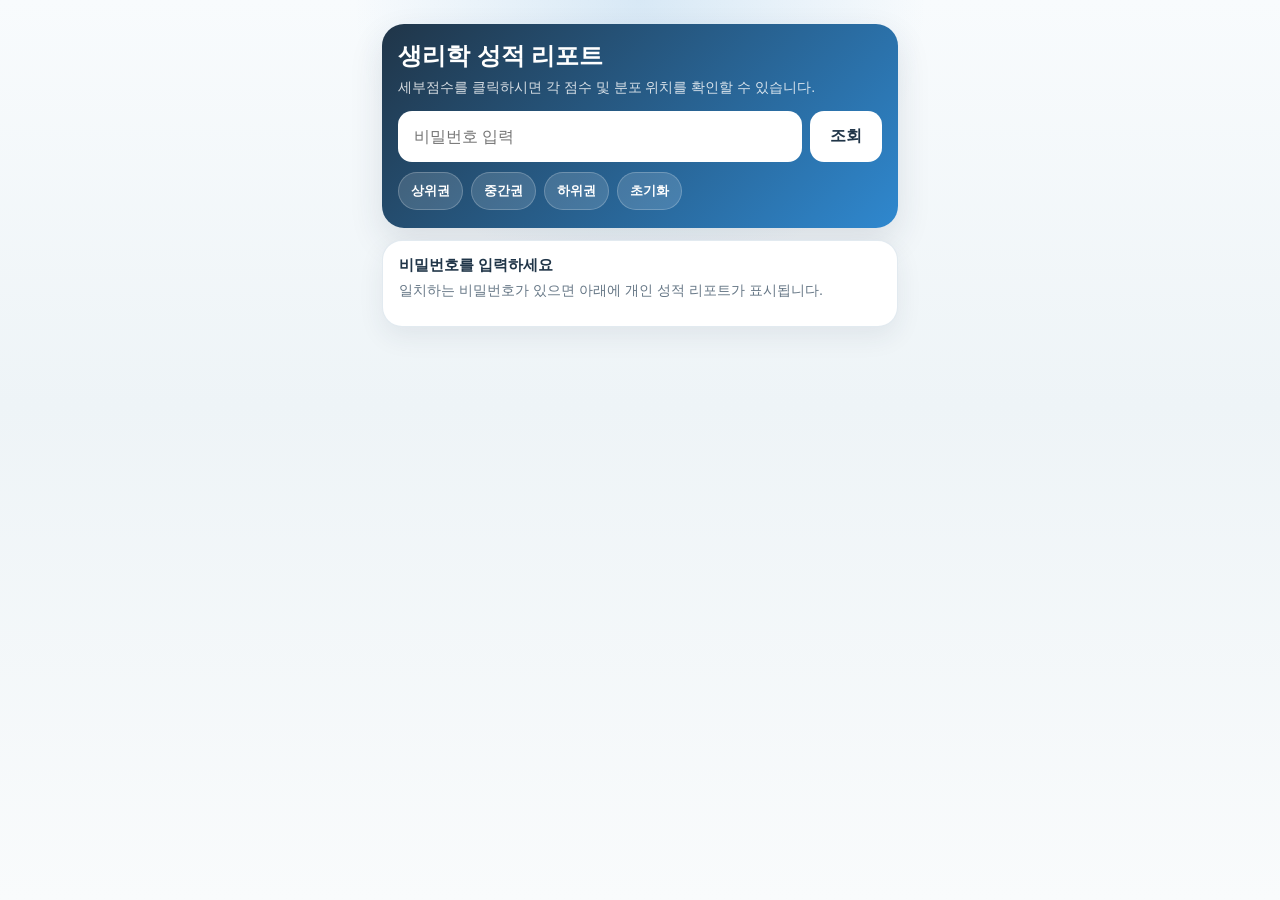
<file: 생리학/index.html>
<!DOCTYPE html>
<html lang="ko">
<head>
  <meta charset="UTF-8">
  <meta name="viewport" content="width=device-width, initial-scale=1.0, viewport-fit=cover">
  <meta name="theme-color" content="#203548">
  <title>생리학 성적 리포트</title>
  <style>
    :root {
      --primary: #203548;
      --accent: #2f88cf;
      --success: #2d9d67;
      --danger: #de5c4b;
      --surface: #ffffff;
      --surface-soft: #f6f9fb;
      --muted: #667786;
      --line: #dde6ed;
      --shadow: 0 14px 34px rgba(32, 53, 72, 0.12);
    }

    * { box-sizing: border-box; }

    body {
      margin: 0;
      font-family: "Malgun Gothic", "Apple SD Gothic Neo", "Noto Sans KR", sans-serif;
      color: var(--primary);
      background:
        radial-gradient(circle at top, rgba(47, 136, 207, 0.16), transparent 26%),
        linear-gradient(180deg, #f8fbfd 0%, #eef4f7 45%, #f9fbfc 100%);
      min-height: 100vh;
    }

    button, input { font: inherit; }
    button { border: 0; cursor: pointer; }

    .app {
      width: min(100%, 540px);
      margin: 0 auto;
      padding: 12px 12px 32px;
    }

    .hero {
      padding-top: max(12px, env(safe-area-inset-top));
      margin-bottom: 12px;
    }

    .hero-card {
      background: linear-gradient(135deg, var(--primary), var(--accent));
      color: #fff;
      border-radius: 22px;
      padding: 16px;
      box-shadow: var(--shadow);
    }

    .hero-title {
      margin: 0 0 5px;
      font-size: 1.5rem;
      font-weight: 800;
      letter-spacing: 0;
    }

    .hero-copy {
      margin: 0 0 14px;
      color: rgba(255, 255, 255, 0.82);
      font-size: 0.88rem;
      line-height: 1.45;
    }

    .search-wrap {
      display: grid;
      grid-template-columns: 1fr auto;
      gap: 8px;
    }

    .search {
      width: 100%;
      border: 0;
      border-radius: 14px;
      padding: 15px 16px;
      font-size: 1rem;
      color: var(--primary);
      background: #fff;
      outline: none;
    }

    .search:focus { box-shadow: 0 0 0 3px rgba(255, 255, 255, 0.3); }

    .action-btn {
      border-radius: 14px;
      padding: 15px 16px;
      background: #fff;
      color: var(--primary);
      min-width: 72px;
      font-weight: 800;
    }

    .chips, .search-suggestions {
      margin-top: 10px;
      display: flex;
      gap: 8px;
      overflow-x: auto;
      padding-bottom: 2px;
      scrollbar-width: none;
    }

    .chips::-webkit-scrollbar,
    .search-suggestions::-webkit-scrollbar { display: none; }

    .search-suggestions {
      display: none;
      flex-wrap: wrap;
    }

    .search-suggestions.visible { display: flex; }

    .chip, .suggestion-btn {
      background: rgba(255, 255, 255, 0.14);
      color: #fff;
      border: 1px solid rgba(255, 255, 255, 0.22);
      border-radius: 999px;
      padding: 9px 12px;
      font-size: 0.84rem;
      white-space: nowrap;
      font-weight: 700;
    }

    .panel {
      background: var(--surface);
      border: 1px solid rgba(221, 230, 237, 0.84);
      border-radius: 20px;
      box-shadow: 0 10px 26px rgba(32, 53, 72, 0.08);
    }

    .status {
      padding: 14px 16px;
      margin-bottom: 12px;
    }

    .status-title {
      margin: 0 0 4px;
      font-size: 0.96rem;
      font-weight: 800;
    }

    .status-copy {
      margin: 0;
      color: var(--muted);
      line-height: 1.5;
      font-size: 0.9rem;
    }

    .match-list {
      margin-top: 10px;
      display: flex;
      flex-wrap: wrap;
      gap: 8px;
    }

    .match-btn {
      padding: 8px 12px;
      border-radius: 999px;
      background: #e8f4fd;
      color: var(--accent);
      font-size: 0.84rem;
      border: 1px solid #cfe5f7;
      font-weight: 700;
    }

    .report {
      display: none;
      padding: 16px;
    }

    .report.visible { display: block; }

    .identity {
      display: grid;
      grid-template-columns: 1fr auto;
      gap: 12px;
      align-items: center;
    }

    .id-label {
      margin: 0;
      font-size: 1.45rem;
      font-weight: 800;
      letter-spacing: 0;
    }

    .sub-line {
      margin: 5px 0 0;
      color: var(--muted);
      font-size: 0.9rem;
    }

    .rank-pill {
      background: #e8f4fd;
      color: var(--accent);
      border: 1px solid #cfe5f7;
      border-radius: 999px;
      padding: 10px 14px;
      font-size: 1.04rem;
      font-weight: 800;
      white-space: nowrap;
    }

    .hero-score {
      margin-top: 14px;
      padding: 16px;
      border-radius: 18px;
      background: linear-gradient(180deg, #fafdff, #f3f8fb);
      border: 1px solid var(--line);
    }

    .hero-score-label {
      color: var(--muted);
      font-size: 0.84rem;
      font-weight: 700;
    }

    .hero-score-value {
      margin: 4px 0 0;
      font-size: 2.55rem;
      line-height: 1;
      font-weight: 900;
      letter-spacing: 0;
    }

    .hero-score-note {
      margin-top: 8px;
      color: var(--muted);
      font-size: 0.88rem;
    }

    .compare-row {
      margin-top: 14px;
      display: grid;
      gap: 10px;
    }

    .compare-item, .component-row {
      display: grid;
      grid-template-columns: 58px 1fr 58px;
      gap: 10px;
      align-items: center;
      font-size: 0.88rem;
      color: var(--muted);
    }

    .compare-item strong,
    .component-row strong {
      color: var(--primary);
      text-align: right;
    }

    .track {
      height: 12px;
      border-radius: 999px;
      background: #dbe6ee;
      overflow: hidden;
    }

    .fill {
      height: 100%;
      width: 0;
      border-radius: 999px;
      background: linear-gradient(90deg, var(--danger), #ffa071);
    }

    .fill.avg { background: linear-gradient(90deg, var(--accent), #82c6ff); }
    .fill.max { background: linear-gradient(90deg, var(--success), #8ad6a6); }
    .component-fill {
      height: 100%;
      border-radius: 999px;
      background: linear-gradient(90deg, var(--accent), var(--success));
    }

    .metric-grid {
      margin-top: 14px;
      display: grid;
      grid-template-columns: 1fr 1fr;
      gap: 10px;
    }

    .metric {
      padding: 12px;
      border-radius: 16px;
      background: var(--surface-soft);
      border: 1px solid var(--line);
    }

    .metric-label {
      color: var(--muted);
      font-size: 0.8rem;
      font-weight: 700;
    }

    .metric-value {
      margin-top: 5px;
      font-weight: 800;
      font-size: 1.02rem;
    }

    .section, .chart-panel {
      margin-top: 14px;
      padding: 14px;
      border-radius: 18px;
      background: var(--surface-soft);
      border: 1px solid var(--line);
    }

    .section-title {
      margin: 0 0 10px;
      font-size: 0.95rem;
      font-weight: 800;
    }

    .component-list { display: grid; gap: 10px; }

    .component-row {
      text-decoration: none;
      border-radius: 12px;
      padding: 4px;
      margin: -4px;
    }

    .component-row:hover,
    .component-row.active {
      background: #e8f4fd;
      color: var(--accent);
    }

    .component-row.active strong { color: var(--accent); }

    .summary-table {
      width: 100%;
      border-collapse: collapse;
      font-size: 0.88rem;
    }

    .summary-table td {
      padding: 10px 0;
      border-bottom: 1px solid var(--line);
    }

    .summary-table tr:last-child td { border-bottom: 0; }

    .summary-table td:last-child {
      text-align: right;
      font-weight: 700;
      color: var(--primary);
    }

    .highlight-row td:last-child { color: var(--danger); }

    svg {
      width: 100%;
      height: auto;
      display: block;
    }

    .dot-point { cursor: pointer; }

    @media (max-width: 390px) {
      .hero-score-value { font-size: 2.25rem; }
      .compare-item, .component-row { grid-template-columns: 50px 1fr 52px; }
    }
  </style>
</head>
<body>
  <div class="app">
    <div class="hero">
      <div class="hero-card">
        <h1 class="hero-title">생리학 성적 리포트</h1>
        <p class="hero-copy">세부점수를 클릭하시면 각 점수 및 분포 위치를 확인할 수 있습니다.</p>
        <div class="search-wrap">
          <input id="searchInput" class="search" type="text" placeholder="비밀번호 입력" inputmode="numeric" autocomplete="off">
          <button id="showBtn" class="action-btn" type="button">조회</button>
        </div>
        <div class="search-suggestions" id="searchSuggestions"></div>
        <div class="chips">
          <button class="chip" type="button" data-sample-kind="top">상위권</button>
          <button class="chip" type="button" data-sample-kind="middle">중간권</button>
          <button class="chip" type="button" data-sample-kind="low">하위권</button>
          <button class="chip" id="resetBtn" type="button">초기화</button>
        </div>
      </div>
    </div>

    <section class="panel status">
      <h2 class="status-title" id="statusTitle">비밀번호를 입력하세요</h2>
      <p class="status-copy" id="statusCopy">일치하는 비밀번호가 있으면 아래에 개인 성적 리포트가 표시됩니다.</p>
      <div class="match-list" id="matchList"></div>
    </section>

    <section class="panel report" id="reportCard">
      <div class="identity">
        <div>
          <h2 class="id-label" id="studentName">-</h2>
          <p class="sub-line" id="studentSub">-</p>
        </div>
        <div class="rank-pill" id="rankBadge">-</div>
      </div>

      <div class="hero-score">
        <div class="hero-score-label">생리학 합계 점수</div>
        <div class="hero-score-value" id="heroScoreValue">0점</div>
        <div class="hero-score-note" id="heroScoreNote">-</div>
        <div class="compare-row">
          <div class="compare-item">
            <span>내 점수</span>
            <div class="track"><div class="fill" id="scoreFill"></div></div>
            <strong id="scoreValue">0점</strong>
          </div>
          <div class="compare-item">
            <span>평균</span>
            <div class="track"><div class="fill avg" id="avgFill"></div></div>
            <strong id="avgValue">0점</strong>
          </div>
          <div class="compare-item">
            <span>최고점</span>
            <div class="track"><div class="fill max" id="maxFill"></div></div>
            <strong id="maxValue">0점</strong>
          </div>
        </div>
      </div>

      <div class="metric-grid">
        <div class="metric">
          <div class="metric-label">상위 비율</div>
          <div class="metric-value" id="topPercentValue">-</div>
        </div>
        <div class="metric">
          <div class="metric-label">표준점수</div>
          <div class="metric-value" id="standardScoreValue">-</div>
        </div>
      </div>

      <div class="section">
        <h3 class="section-title">세부 점수</h3>
        <div class="component-list" id="componentList"></div>
      </div>

      <div class="section">
        <h3 class="section-title">요약</h3>
        <table class="summary-table">
          <tbody id="statsBody"></tbody>
        </table>
      </div>

      <div class="chart-panel">
        <h3 class="section-title" id="histogramTitle">총점수 분포</h3>
        <svg id="histogramChart" viewBox="0 0 340 220" aria-label="총점수 분포 차트"></svg>
      </div>

      <div class="chart-panel">
        <h3 class="section-title" id="dotChartTitle">비밀번호별 위치</h3>
        <svg id="dotChart" viewBox="0 0 340 240" aria-label="비밀번호별 점수 위치"></svg>
      </div>
    </section>
  </div>

  <script>
    const students = [{"id":"1022","total":70.0,"midterm":29.0,"final":28.5,"quiz":2.5,"attendance":10.0},{"id":"308","total":68.5,"midterm":26.0,"final":29.0,"quiz":3.5,"attendance":10.0},{"id":"318","total":68.5,"midterm":23.5,"final":31.5,"quiz":3.5,"attendance":10.0},{"id":"3530","total":68.5,"midterm":25.0,"final":30.0,"quiz":3.5,"attendance":10.0},{"id":"924","total":66.0,"midterm":22.5,"final":29.0,"quiz":4.5,"attendance":10.0},{"id":"1004","total":64.0,"midterm":22.5,"final":28.0,"quiz":3.5,"attendance":10.0},{"id":"3724","total":64.0,"midterm":23.5,"final":27.0,"quiz":3.5,"attendance":10.0},{"id":"874","total":63.0,"midterm":24.5,"final":25.0,"quiz":3.5,"attendance":10.0},{"id":"3867","total":61.5,"midterm":22.5,"final":26.0,"quiz":3.0,"attendance":10.0},{"id":"7107","total":61.5,"midterm":26.0,"final":23.0,"quiz":2.5,"attendance":10.0},{"id":"823","total":61.5,"midterm":18.0,"final":30.0,"quiz":3.5,"attendance":10.0},{"id":"3253","total":61.0,"midterm":25.0,"final":21.0,"quiz":5.0,"attendance":10.0},{"id":"9137","total":61.0,"midterm":25.0,"final":24.0,"quiz":2.0,"attendance":10.0},{"id":"414","total":60.5,"midterm":24.0,"final":23.0,"quiz":3.5,"attendance":10.0},{"id":"6740","total":60.5,"midterm":26.0,"final":24.0,"quiz":3.5,"attendance":7.0},{"id":"4086","total":60.0,"midterm":25.5,"final":21.0,"quiz":3.5,"attendance":10.0},{"id":"1024","total":59.5,"midterm":25.0,"final":21.0,"quiz":4.5,"attendance":9.0},{"id":"226","total":58.5,"midterm":23.0,"final":22.0,"quiz":3.5,"attendance":10.0},{"id":"3024","total":58.5,"midterm":20.0,"final":25.0,"quiz":3.5,"attendance":10.0},{"id":"3017","total":58.0,"midterm":23.5,"final":22.0,"quiz":2.5,"attendance":10.0},{"id":"3379","total":58.0,"midterm":21.0,"final":24.5,"quiz":2.5,"attendance":10.0},{"id":"2928","total":57.5,"midterm":25.0,"final":22.0,"quiz":3.5,"attendance":7.0},{"id":"524","total":57.5,"midterm":19.5,"final":24.0,"quiz":4.0,"attendance":10.0},{"id":"116","total":57.0,"midterm":19.0,"final":24.0,"quiz":4.0,"attendance":10.0},{"id":"9626","total":57.0,"midterm":21.0,"final":22.0,"quiz":4.0,"attendance":10.0},{"id":"1007","total":56.5,"midterm":20.5,"final":21.0,"quiz":5.0,"attendance":10.0},{"id":"9715","total":55.0,"midterm":17.5,"final":25.0,"quiz":2.5,"attendance":10.0},{"id":"6459","total":54.5,"midterm":22.0,"final":20.0,"quiz":2.5,"attendance":10.0},{"id":"8078","total":54.5,"midterm":23.0,"final":18.0,"quiz":3.5,"attendance":10.0},{"id":"9999","total":54.5,"midterm":24.5,"final":18.0,"quiz":2.0,"attendance":10.0},{"id":"607","total":54.0,"midterm":21.0,"final":19.5,"quiz":3.5,"attendance":10.0},{"id":"8355","total":54.0,"midterm":24.5,"final":19.0,"quiz":3.5,"attendance":7.0},{"id":"922","total":54.0,"midterm":19.5,"final":24.0,"quiz":0.5,"attendance":10.0},{"id":"8486","total":53.5,"midterm":20.0,"final":22.0,"quiz":1.5,"attendance":10.0},{"id":"4815","total":53.0,"midterm":23.0,"final":17.0,"quiz":3.0,"attendance":10.0},{"id":"729","total":53.0,"midterm":18.0,"final":21.0,"quiz":4.0,"attendance":10.0},{"id":"5926","total":52.5,"midterm":18.0,"final":21.0,"quiz":3.5,"attendance":10.0},{"id":"206","total":52.0,"midterm":19.0,"final":21.0,"quiz":2.0,"attendance":10.0},{"id":"2929","total":52.0,"midterm":19.0,"final":20.0,"quiz":3.0,"attendance":10.0},{"id":"7356","total":52.0,"midterm":19.5,"final":18.5,"quiz":4.0,"attendance":10.0},{"id":"6556","total":51.5,"midterm":16.0,"final":22.0,"quiz":3.5,"attendance":10.0},{"id":"2632","total":51.0,"midterm":20.5,"final":18.5,"quiz":2.0,"attendance":10.0},{"id":"2763","total":50.0,"midterm":19.5,"final":18.0,"quiz":3.5,"attendance":9.0},{"id":"808","total":49.5,"midterm":21.0,"final":15.5,"quiz":3.0,"attendance":10.0},{"id":"9262","total":49.5,"midterm":17.5,"final":21.0,"quiz":1.0,"attendance":10.0},{"id":"4200","total":49.0,"midterm":15.0,"final":22.0,"quiz":2.0,"attendance":10.0},{"id":"7244","total":48.5,"midterm":16.5,"final":19.0,"quiz":3.0,"attendance":10.0},{"id":"2922","total":48.0,"midterm":19.0,"final":16.0,"quiz":3.0,"attendance":10.0},{"id":"1428","total":47.5,"midterm":17.5,"final":18.0,"quiz":2.0,"attendance":10.0},{"id":"1729","total":47.5,"midterm":20.5,"final":16.5,"quiz":3.5,"attendance":7.0},{"id":"3232","total":47.5,"midterm":14.0,"final":23.5,"quiz":1.0,"attendance":9.0},{"id":"615","total":47.5,"midterm":21.0,"final":13.0,"quiz":3.5,"attendance":10.0},{"id":"809","total":47.5,"midterm":18.0,"final":15.0,"quiz":4.5,"attendance":10.0},{"id":"307","total":45.5,"midterm":14.5,"final":18.0,"quiz":3.0,"attendance":10.0},{"id":"313","total":45.5,"midterm":15.5,"final":19.0,"quiz":1.0,"attendance":10.0},{"id":"6195","total":45.5,"midterm":16.0,"final":17.0,"quiz":3.5,"attendance":9.0},{"id":"6240","total":45.5,"midterm":18.5,"final":14.0,"quiz":3.0,"attendance":10.0},{"id":"7207","total":45.5,"midterm":14.0,"final":20.0,"quiz":1.5,"attendance":10.0},{"id":"9302","total":45.5,"midterm":12.0,"final":20.0,"quiz":3.5,"attendance":10.0},{"id":"7462","total":45.0,"midterm":17.5,"final":14.0,"quiz":3.5,"attendance":10.0},{"id":"423","total":44.0,"midterm":13.0,"final":17.0,"quiz":4.0,"attendance":10.0},{"id":"919","total":44.0,"midterm":17.0,"final":16.0,"quiz":1.0,"attendance":10.0},{"id":"510","total":43.5,"midterm":15.0,"final":16.5,"quiz":2.0,"attendance":10.0},{"id":"338","total":43.0,"midterm":13.0,"final":17.5,"quiz":2.5,"attendance":10.0},{"id":"5253","total":42.5,"midterm":15.0,"final":14.0,"quiz":3.5,"attendance":10.0},{"id":"720","total":42.0,"midterm":19.5,"final":9.0,"quiz":3.5,"attendance":10.0},{"id":"1211","total":41.0,"midterm":17.5,"final":15.5,"quiz":1.0,"attendance":7.0},{"id":"1740","total":41.0,"midterm":13.5,"final":14.0,"quiz":3.5,"attendance":10.0},{"id":"3035","total":41.0,"midterm":12.0,"final":17.0,"quiz":2.0,"attendance":10.0},{"id":"2077","total":40.0,"midterm":12.5,"final":17.0,"quiz":0.5,"attendance":10.0},{"id":"9477","total":40.0,"midterm":15.0,"final":13.0,"quiz":2.0,"attendance":10.0},{"id":"502","total":39.0,"midterm":10.0,"final":18.0,"quiz":2.0,"attendance":9.0},{"id":"1399","total":38.5,"midterm":9.5,"final":17.0,"quiz":2.0,"attendance":10.0},{"id":"4634","total":38.0,"midterm":17.0,"final":10.0,"quiz":1.0,"attendance":10.0},{"id":"4681","total":38.0,"midterm":10.5,"final":14.0,"quiz":3.5,"attendance":10.0},{"id":"8275","total":37.5,"midterm":15.0,"final":11.0,"quiz":1.5,"attendance":10.0},{"id":"2004","total":37.0,"midterm":11.0,"final":15.5,"quiz":1.5,"attendance":9.0},{"id":"2671","total":37.0,"midterm":12.0,"final":12.5,"quiz":2.5,"attendance":10.0},{"id":"4278","total":36.5,"midterm":11.0,"final":21.0,"quiz":0.5,"attendance":4.0},{"id":"5764","total":36.5,"midterm":11.5,"final":12.0,"quiz":3.0,"attendance":10.0},{"id":"7859","total":36.5,"midterm":12.0,"final":11.0,"quiz":3.5,"attendance":10.0},{"id":"8091","total":34.0,"midterm":11.0,"final":10.5,"quiz":2.5,"attendance":10.0},{"id":"6331","total":33.0,"midterm":6.5,"final":13.0,"quiz":3.5,"attendance":10.0},{"id":"1216","total":32.0,"midterm":10.5,"final":11.0,"quiz":0.5,"attendance":10.0},{"id":"1351","total":32.0,"midterm":10.0,"final":10.0,"quiz":2.0,"attendance":10.0},{"id":"1313","total":31.5,"midterm":7.5,"final":12.0,"quiz":2.0,"attendance":10.0},{"id":"1429","total":29.0,"midterm":9.0,"final":9.0,"quiz":1.0,"attendance":10.0},{"id":"852","total":26.0,"midterm":13.0,"final":4.0,"quiz":0.0,"attendance":9.0},{"id":"5286","total":22.5,"midterm":16.0,"final":1.0,"quiz":1.5,"attendance":4.0}];
    const componentMeta = [
      { key: "midterm", label: "중간", max: 30 },
      { key: "final", label: "기말", max: 35 },
      { key: "quiz", label: "수시", max: 5 },
      { key: "attendance", label: "출석", max: 10 }
    ];
    const metricMeta = [{ key: "total", label: "생리학 합계", max: 70 }, ...componentMeta];
    const count = students.length;
    let currentMetricKey = "total";

    const searchInput = document.getElementById("searchInput");
    const searchSuggestions = document.getElementById("searchSuggestions");
    const showBtn = document.getElementById("showBtn");
    const resetBtn = document.getElementById("resetBtn");
    const reportCard = document.getElementById("reportCard");
    const dotChartSvg = document.getElementById("dotChart");
    const statusTitle = document.getElementById("statusTitle");
    const statusCopy = document.getElementById("statusCopy");
    const matchList = document.getElementById("matchList");

    function formatNumber(value) {
      return Number.isInteger(value) ? String(value) : value.toFixed(1);
    }

    function getMetric(key) {
      return metricMeta.find(item => item.key === key) || metricMeta[0];
    }

    function getScores(metricKey) {
      return students.map(student => student[metricKey]);
    }

    function getMetricStats(metricKey) {
      const scores = getScores(metricKey);
      const mean = scores.reduce((sum, value) => sum + value, 0) / count;
      const sortedScores = [...scores].sort((a, b) => a - b);
      const median = count % 2 === 0 ? (sortedScores[count / 2 - 1] + sortedScores[count / 2]) / 2 : sortedScores[Math.floor(count / 2)];
      const variance = scores.reduce((sum, value) => sum + ((value - mean) ** 2), 0) / (count - 1);
      const std = Math.sqrt(variance);
      const minScore = Math.min(...scores);
      const topScore = Math.max(...scores);
      const scaleMax = Math.max(getMetric(metricKey).max, Math.ceil(topScore / 5) * 5);
      return { scores, mean, median, std, minScore, topScore, scaleMax };
    }

    function computeRank(score, metricKey) {
      const scores = getScores(metricKey);
      const higher = scores.filter(value => value > score).length;
      const tied = scores.filter(value => value === score).length;
      return { rank: higher + 1, tied, total: count };
    }

    function topPercentFromRank(rank) {
      return (rank / count) * 100;
    }

    function setStatus(title, copy, matches = []) {
      statusTitle.textContent = title;
      statusCopy.textContent = copy;
      matchList.innerHTML = "";
      matches.forEach(id => {
        const button = document.createElement("button");
        button.type = "button";
        button.className = "match-btn";
        button.textContent = id;
        button.addEventListener("click", () => {
          searchInput.value = id;
          renderStudentByQuery(id);
        });
        matchList.appendChild(button);
      });
    }

    function findMatches(query) {
      const normalized = query.trim();
      if (!normalized) return [];
      return students
        .filter(student => student.id.includes(normalized))
        .map(student => student.id)
        .slice(0, 12);
    }

    function renderSearchSuggestions(matches) {
      searchSuggestions.innerHTML = "";
      if (!matches.length) {
        searchSuggestions.classList.remove("visible");
        return;
      }

      matches.slice(0, 5).forEach(id => {
        const button = document.createElement("button");
        button.type = "button";
        button.className = "suggestion-btn";
        button.textContent = id;
        button.addEventListener("click", () => {
          searchInput.value = id;
          renderStudentByQuery(id);
        });
        searchSuggestions.appendChild(button);
      });
      searchSuggestions.classList.add("visible");
    }

    function renderComponents(student, metricKey) {
      const componentList = document.getElementById("componentList");
      componentList.innerHTML = "";
      const totalRow = document.createElement("a");
      totalRow.className = `component-row${metricKey === "total" ? " active" : ""}`;
      totalRow.href = `#total:${student.id}`;
      totalRow.innerHTML = `<span>합계</span><div class="track"><div class="component-fill" style="width: ${(student.total / getMetric("total").max) * 100}%"></div></div><strong>${formatNumber(student.total)}점</strong>`;
      componentList.appendChild(totalRow);

      componentMeta.forEach(item => {
        const value = student[item.key];
        const percent = Math.max(0, Math.min(100, (value / item.max) * 100));
        const row = document.createElement("a");
        row.className = `component-row${metricKey === item.key ? " active" : ""}`;
        row.href = `#${item.key}:${student.id}`;
        row.innerHTML = `<span>${item.label}</span><div class="track"><div class="component-fill" style="width: ${percent}%"></div></div><strong>${formatNumber(value)}점</strong>`;
        componentList.appendChild(row);
      });
    }

    function renderStatsTable(student, metricKey) {
      const statsBody = document.getElementById("statsBody");
      const metric = getMetric(metricKey);
      const stats = getMetricStats(metricKey);
      const score = student[metricKey];
      const { rank, tied, total } = computeRank(score, metricKey);
      const topPercent = topPercentFromRank(rank);
      const zScore = stats.std > 0 ? (score - stats.mean) / stats.std : 0;
      const standardScore = Math.round(100 + 20 * zScore);
      const rows = [
        ["순위", `${rank}등${tied > 1 ? ` (공동 ${tied}명)` : ""}`],
        ["상위 비율", `${topPercent.toFixed(1)}%`],
        ["평균", `${stats.mean.toFixed(2)}점`],
        ["중앙값", `${stats.median.toFixed(2)}점`],
        ["표준편차", `${stats.std.toFixed(2)}`],
        ["최고 / 최저", `${formatNumber(stats.topScore)}점 / ${formatNumber(stats.minScore)}점`]
      ];

      statsBody.innerHTML = "";
      rows.forEach(([label, value], index) => {
        const tr = document.createElement("tr");
        if (index === 0 || index === 1) tr.className = "highlight-row";
        tr.innerHTML = `<td>${label}</td><td>${value}</td>`;
        statsBody.appendChild(tr);
      });

      document.getElementById("studentName").textContent = `비밀번호 ${student.id}`;
      document.getElementById("studentSub").textContent = `${total}명 중 ${score >= stats.mean ? "평균 이상" : "평균 미만"}`;
      document.getElementById("rankBadge").textContent = `${rank}등`;
      document.querySelector(".hero-score-label").textContent = `${metric.label} 점수`;
      document.getElementById("heroScoreValue").textContent = `${formatNumber(score)}점`;
      document.getElementById("heroScoreNote").textContent = `평균 ${stats.mean.toFixed(2)}점 대비 ${score >= stats.mean ? "+" : ""}${(score - stats.mean).toFixed(2)}점`;
      document.getElementById("topPercentValue").textContent = `${topPercent.toFixed(1)}%`;
      document.getElementById("standardScoreValue").textContent = `${standardScore}점`;
      document.getElementById("histogramTitle").textContent = `${metric.label} 분포`;
      document.getElementById("dotChartTitle").textContent = `${metric.label} 비밀번호별 위치`;
      document.getElementById("scoreFill").style.width = `${(score / stats.scaleMax) * 100}%`;
      document.getElementById("avgFill").style.width = `${(stats.mean / stats.scaleMax) * 100}%`;
      document.getElementById("maxFill").style.width = `${(stats.topScore / stats.scaleMax) * 100}%`;
      document.getElementById("scoreValue").textContent = `${formatNumber(score)}점`;
      document.getElementById("avgValue").textContent = `${stats.mean.toFixed(1)}점`;
      document.getElementById("maxValue").textContent = `${formatNumber(stats.topScore)}점`;
      return { rank, topPercent };
    }

    function svgText(x, y, text, options = "") {
      return `<text x="${x}" y="${y}" ${options}>${text}</text>`;
    }

    function renderHistogram(student, metricKey) {
      const svg = document.getElementById("histogramChart");
      const metric = getMetric(metricKey);
      const stats = getMetricStats(metricKey);
      const width = 340;
      const height = 220;
      const margin = { top: 16, right: 12, bottom: 34, left: 28 };
      const chartWidth = width - margin.left - margin.right;
      const chartHeight = height - margin.top - margin.bottom;
      const bins = 8;
      const step = (stats.scaleMax - stats.minScore) / bins || 1;
      const counts = new Array(bins).fill(0);

      stats.scores.forEach(score => {
        const rawIndex = Math.floor((score - stats.minScore) / step);
        const index = Math.max(0, Math.min(bins - 1, rawIndex));
        counts[index] += 1;
      });

      const maxCount = Math.max(...counts);
      const barWidth = chartWidth / bins;
      const score = student[metricKey];
      const scoreX = margin.left + ((score - stats.minScore) / (stats.scaleMax - stats.minScore || 1)) * chartWidth;
      let content = "";

      for (let i = 0; i <= 4; i += 1) {
        const y = margin.top + (chartHeight / 4) * i;
        content += `<line x1="${margin.left}" y1="${y}" x2="${width - margin.right}" y2="${y}" stroke="#e6eef4" stroke-width="1" />`;
      }

      counts.forEach((countValue, index) => {
        const barHeight = maxCount === 0 ? 0 : (countValue / maxCount) * (chartHeight - 10);
        const x = margin.left + index * barWidth + 3;
        const y = margin.top + chartHeight - barHeight;
        const leftScore = stats.minScore + index * step;
        const rightScore = leftScore + step;
        const highlighted = score >= leftScore && (score < rightScore || index === bins - 1);
        content += `<rect x="${x}" y="${y}" width="${barWidth - 6}" height="${barHeight}" rx="6" fill="${highlighted ? "#de5c4b" : "#5dade2"}" opacity="${highlighted ? "0.98" : "0.82"}" />`;
      });

      content += `<line x1="${scoreX}" y1="${margin.top - 2}" x2="${scoreX}" y2="${margin.top + chartHeight}" stroke="#c0392b" stroke-width="3" stroke-dasharray="6 6" />`;
      content += svgText(scoreX, margin.top - 6, formatNumber(score), 'text-anchor="middle" font-size="11" font-weight="700" fill="#c0392b"');
      content += svgText(width - margin.right, height - 14, metric.label, 'text-anchor="end" font-size="10" fill="#667786"');
      svg.innerHTML = content;
    }

    function renderDotChart(student, metricKey) {
      const svg = dotChartSvg;
      const metric = getMetric(metricKey);
      const stats = getMetricStats(metricKey);
      const width = 340;
      const height = 240;
      const margin = { top: 16, right: 18, bottom: 34, left: 48 };
      const chartWidth = width - margin.left - margin.right;
      const chartHeight = height - margin.top - margin.bottom;
      const numericIds = students.map((entry, index) => {
        const parsed = Number(entry.id);
        return Number.isFinite(parsed) ? parsed : index;
      });
      const minId = Math.min(...numericIds);
      const maxId = Math.max(...numericIds);

      const yForScore = score => {
        const ratio = (score - stats.minScore) / (stats.topScore - stats.minScore || 1);
        return margin.top + chartHeight - ratio * chartHeight;
      };
      const xForId = id => {
        const parsed = Number(id);
        const safeId = Number.isFinite(parsed) ? parsed : minId;
        const ratio = (safeId - minId) / (maxId - minId || 1);
        return margin.left + ratio * chartWidth;
      };

      let content = `<line x1="${margin.left}" y1="${height - margin.bottom}" x2="${width - margin.right}" y2="${height - margin.bottom}" stroke="#d7e0e7" stroke-width="2" />`;
      const tickStep = metric.max <= 10 ? 1 : 5;
      for (let score = Math.floor(stats.minScore / tickStep) * tickStep; score <= Math.ceil(stats.topScore / tickStep) * tickStep; score += tickStep) {
        const y = yForScore(Math.max(stats.minScore, Math.min(stats.topScore, score)));
        content += `<line x1="${margin.left}" y1="${y}" x2="${width - margin.right}" y2="${y}" stroke="#edf2f6" stroke-width="1" />`;
        content += svgText(10, y + 4, `${score}`, 'font-size="10" fill="#667786"');
      }

      const xTicks = [minId, minId + (maxId - minId) / 3, minId + ((maxId - minId) * 2) / 3, maxId];
      xTicks.forEach(value => {
        const x = xForId(value);
        content += `<line x1="${x}" y1="${margin.top}" x2="${x}" y2="${height - margin.bottom}" stroke="#f1f5f8" stroke-width="1" />`;
        content += svgText(x, height - 10, `${Math.round(value)}`, 'text-anchor="middle" font-size="9" fill="#667786"');
      });

      students.forEach((entry, index) => {
        const baseX = xForId(entry.id);
        const y = yForScore(entry[metricKey]);
        const jitter = ((index % 3) - 1) * 4;
        const x = Math.max(margin.left + 4, Math.min(width - margin.right - 4, baseX + jitter));
        const isTarget = entry.id === student.id;
        content += `<circle class="dot-point" data-student="${entry.id}" cx="${x}" cy="${y}" r="${isTarget ? 8 : 5.2}" fill="${isTarget ? "#de5c4b" : "#85c1e9"}" stroke="${isTarget ? "#ffffff" : "transparent"}" stroke-width="2"><title>${entry.id} (${formatNumber(entry[metricKey])}점)</title></circle>`;
      });

      const studentX = xForId(student.id);
      const meanY = yForScore(stats.mean);
      content += `<line x1="${studentX}" y1="${margin.top}" x2="${studentX}" y2="${height - margin.bottom}" stroke="#de5c4b" stroke-width="1.5" stroke-dasharray="4 4" opacity="0.55" />`;
      content += `<line x1="${margin.left}" y1="${meanY}" x2="${width - margin.right}" y2="${meanY}" stroke="#203548" stroke-width="2" stroke-dasharray="5 5" />`;
      content += svgText(width - 8, meanY - 5, `평균 ${stats.mean.toFixed(1)}`, 'text-anchor="end" font-size="10" fill="#203548" font-weight="700"');
      content += svgText(width - 8, margin.top + 10, "비밀번호", 'text-anchor="end" font-size="10" fill="#667786"');
      svg.innerHTML = content;
    }

    function renderStudent(student, metricKey = "total") {
      currentMetricKey = getMetric(metricKey).key;
      const metric = getMetric(currentMetricKey);
      const { rank, topPercent } = renderStatsTable(student, currentMetricKey);
      renderComponents(student, currentMetricKey);
      renderHistogram(student, currentMetricKey);
      renderDotChart(student, currentMetricKey);
      reportCard.classList.add("visible");
      setStatus(
        `${student.id} ${metric.label} 리포트가 표시되었습니다`,
        `${metric.label} ${formatNumber(student[currentMetricKey])}점, ${count}명 중 ${rank}등, 상위 ${topPercent.toFixed(1)}%입니다.`
      );
    }

    function renderStudentByQuery(query) {
      const normalized = query.trim();
      const exact = students.find(student => student.id === normalized);
      if (exact) {
        renderSearchSuggestions([]);
        renderStudent(exact, currentMetricKey);
        return;
      }

      const matches = findMatches(normalized);
      reportCard.classList.remove("visible");

      if (!normalized) {
        renderSearchSuggestions([]);
        setStatus("비밀번호를 입력하세요", "일치하는 비밀번호가 있으면 아래에 개인 성적 리포트가 표시됩니다.");
        return;
      }

      if (matches.length === 1) {
        renderSearchSuggestions([]);
        renderStudent(students.find(entry => entry.id === matches[0]), currentMetricKey);
        return;
      }

      if (matches.length > 1) {
        renderSearchSuggestions(matches);
        setStatus("여러 후보가 있습니다", "아래 비밀번호 버튼 중 하나를 선택하세요.", matches);
        return;
      }

      renderSearchSuggestions([]);
      setStatus("일치하는 비밀번호가 없습니다", "입력값을 다시 확인해 주세요.");
    }

    function sampleByKind(kind) {
      const ordered = [...students].sort((a, b) => b.total - a.total);
      if (kind === "top") return ordered[0].id;
      if (kind === "middle") return ordered[Math.floor(ordered.length / 2)].id;
      return ordered[ordered.length - 1].id;
    }

    function renderRoute() {
      const raw = decodeURIComponent(window.location.hash.replace(/^#/, ""));
      const [metricKey, studentId] = raw.split(":");
      const metric = getMetric(metricKey);
      const student = students.find(entry => entry.id === studentId);
      if (!student) return;
      searchInput.value = student.id;
      renderSearchSuggestions([]);
      renderStudent(student, metric.key);
    }

    showBtn.addEventListener("click", () => renderStudentByQuery(searchInput.value));
    searchInput.addEventListener("input", () => renderStudentByQuery(searchInput.value));
    searchInput.addEventListener("keydown", event => {
      if (event.key === "Enter") {
        event.preventDefault();
        renderStudentByQuery(searchInput.value);
      }
    });

    resetBtn.addEventListener("click", () => {
      searchInput.value = "";
      reportCard.classList.remove("visible");
      renderSearchSuggestions([]);
      setStatus("비밀번호를 입력하세요", "일치하는 비밀번호가 있으면 아래에 개인 성적 리포트가 표시됩니다.");
      searchInput.focus();
    });

    document.querySelectorAll("[data-sample-kind]").forEach(button => {
      button.addEventListener("click", () => {
        const sample = sampleByKind(button.getAttribute("data-sample-kind"));
        searchInput.value = sample;
        renderStudentByQuery(sample);
      });
    });

    dotChartSvg.addEventListener("click", event => {
      const target = event.target;
      if (!(target instanceof SVGElement)) return;
      const studentId = target.getAttribute("data-student");
      if (!studentId) return;
      searchInput.value = studentId;
      window.location.hash = `${currentMetricKey}:${studentId}`;
    });

    window.addEventListener("hashchange", renderRoute);
    renderRoute();
  </script>
</body>
</html>
</file>
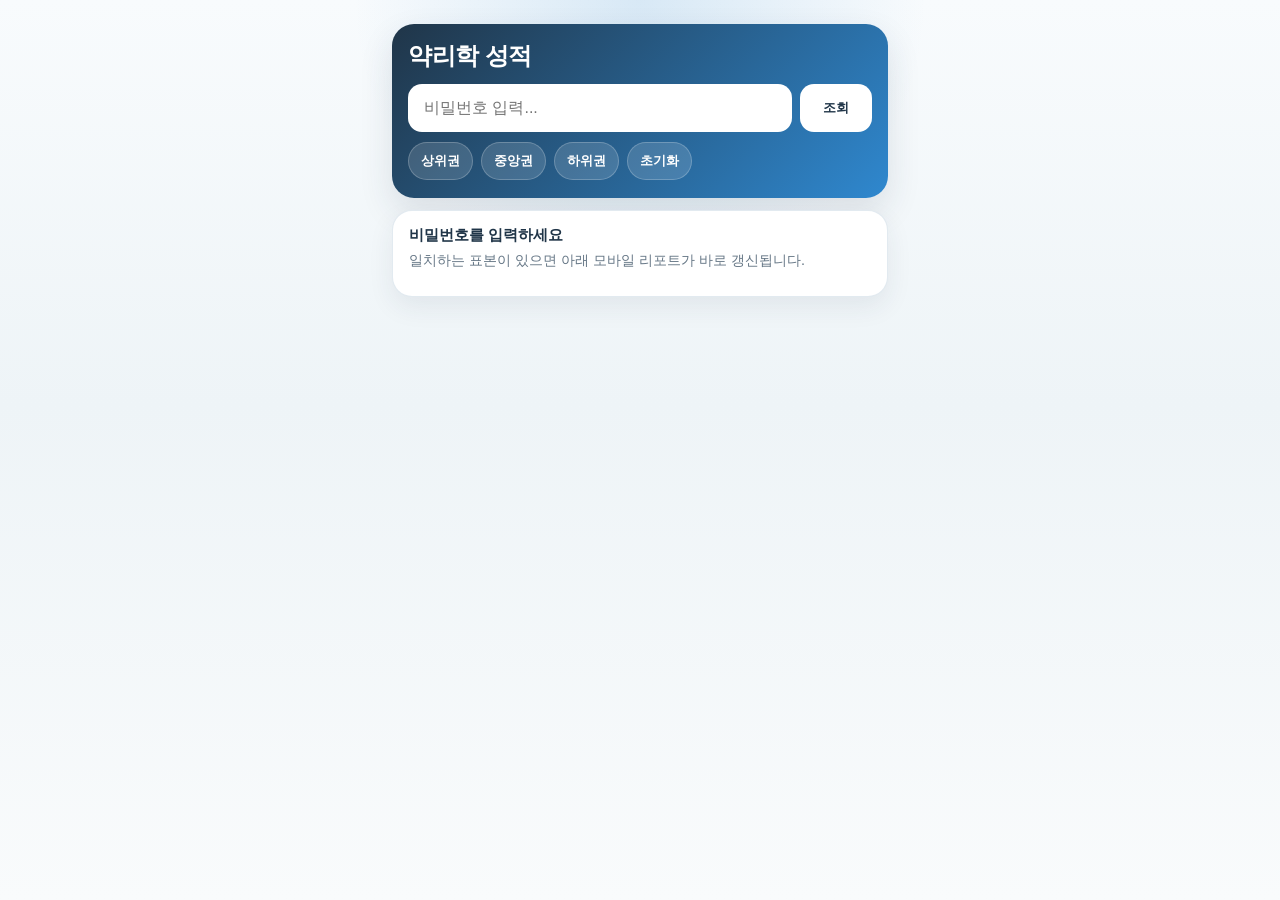
<file: 약리학/index.html>
<!DOCTYPE html>
<html lang="ko">
<head>
  <meta charset="UTF-8">
  <meta name="viewport" content="width=device-width, initial-scale=1.0, viewport-fit=cover">
  <meta name="theme-color" content="#203548">
  <meta name="apple-mobile-web-app-capable" content="yes">
  <meta name="apple-mobile-web-app-status-bar-style" content="default">
  <meta name="apple-mobile-web-app-title" content="약리학 성적">
  <link rel="manifest" href="./manifest.webmanifest">
  <link rel="icon" href="./icons/icon.svg" type="image/svg+xml">
  <link rel="apple-touch-icon" href="./icons/icon.svg">
  <title>약리학 성적 모바일</title>
  <style>
    :root {
      --primary: #203548;
      --accent: #2f88cf;
      --accent-soft: #e8f4fd;
      --danger: #de5c4b;
      --success: #2d9d67;
      --surface: #ffffff;
      --surface-soft: #f6f9fb;
      --muted: #667786;
      --line: #dde6ed;
      --shadow: 0 14px 34px rgba(32, 53, 72, 0.12);
    }

    * { box-sizing: border-box; }

    body {
      margin: 0;
      font-family: "Malgun Gothic", "Apple SD Gothic Neo", "Noto Sans KR", sans-serif;
      color: var(--primary);
      background:
        radial-gradient(circle at top, rgba(47, 136, 207, 0.16), transparent 26%),
        linear-gradient(180deg, #f8fbfd 0%, #eef4f7 45%, #f9fbfc 100%);
      min-height: 100vh;
    }

    .app {
      width: min(100%, 520px);
      margin: 0 auto;
      padding: 12px 12px 32px;
    }

    .hero {
      padding-top: max(12px, env(safe-area-inset-top));
      margin-bottom: 12px;
    }

    .hero-card {
      background: linear-gradient(135deg, var(--primary), var(--accent));
      color: #fff;
      border-radius: 22px;
      padding: 16px;
      box-shadow: var(--shadow);
    }

    .hero-title {
      margin: 0 0 12px;
      font-size: 1.5rem;
      font-weight: 800;
      letter-spacing: -0.02em;
    }

    .search-wrap {
      display: grid;
      grid-template-columns: 1fr auto;
      gap: 8px;
    }

    .search-suggestions {
      margin-top: 10px;
      display: none;
      gap: 8px;
      flex-wrap: wrap;
    }

    .search-suggestions.visible {
      display: flex;
    }

    .suggestion-btn {
      padding: 8px 12px;
      border-radius: 999px;
      background: rgba(255, 255, 255, 0.14);
      color: #fff;
      border: 1px solid rgba(255, 255, 255, 0.22);
      font-size: 0.82rem;
      font-weight: 700;
    }

    .search {
      width: 100%;
      border: 0;
      border-radius: 14px;
      padding: 15px 16px;
      font-size: 1rem;
      color: var(--primary);
      background: #fff;
      outline: none;
    }

    .search:focus {
      box-shadow: 0 0 0 3px rgba(47, 136, 207, 0.24);
    }

    button {
      border: 0;
      border-radius: 14px;
      padding: 15px 16px;
      font-weight: 800;
      cursor: pointer;
    }

    .action-btn {
      background: #fff;
      color: var(--primary);
      min-width: 72px;
    }

    .chips {
      margin-top: 10px;
      display: flex;
      gap: 8px;
      overflow-x: auto;
      padding-bottom: 2px;
      scrollbar-width: none;
    }

    .chips::-webkit-scrollbar { display: none; }

    .chip {
      background: rgba(255, 255, 255, 0.14);
      color: #fff;
      border: 1px solid rgba(255, 255, 255, 0.22);
      border-radius: 999px;
      padding: 9px 12px;
      font-size: 0.84rem;
      white-space: nowrap;
    }

    .panel {
      background: var(--surface);
      border: 1px solid rgba(221, 230, 237, 0.84);
      border-radius: 20px;
      box-shadow: 0 10px 26px rgba(32, 53, 72, 0.08);
    }

    .status {
      padding: 14px 16px;
      margin-bottom: 12px;
    }

    .status-title {
      margin: 0 0 4px;
      font-size: 0.96rem;
      font-weight: 800;
    }

    .status-copy {
      margin: 0;
      color: var(--muted);
      line-height: 1.5;
      font-size: 0.9rem;
    }

    .match-list {
      margin-top: 10px;
      display: flex;
      flex-wrap: wrap;
      gap: 8px;
    }

    .match-btn {
      padding: 8px 12px;
      border-radius: 999px;
      background: var(--accent-soft);
      color: var(--accent);
      font-size: 0.84rem;
      border: 1px solid #cfe5f7;
    }

    .report {
      display: none;
      padding: 16px;
    }

    .report.visible { display: block; }

    .identity {
      display: grid;
      grid-template-columns: 1fr auto;
      gap: 12px;
      align-items: center;
    }

    .id-label {
      margin: 0;
      font-size: 1.45rem;
      font-weight: 800;
      letter-spacing: -0.02em;
    }

    .sub-line {
      margin: 5px 0 0;
      color: var(--muted);
      font-size: 0.9rem;
    }

    .rank-pill {
      background: var(--accent-soft);
      color: var(--accent);
      border: 1px solid #cfe5f7;
      border-radius: 999px;
      padding: 10px 14px;
      font-size: 1.04rem;
      font-weight: 800;
    }

    .hero-score {
      margin-top: 14px;
      padding: 14px;
      border-radius: 18px;
      background: linear-gradient(180deg, #fafdff, #f3f8fb);
      border: 1px solid var(--line);
    }

    .hero-score-label {
      color: var(--muted);
      font-size: 0.84rem;
    }

    .hero-score-value {
      margin: 4px 0 0;
      font-size: 2rem;
      font-weight: 900;
      letter-spacing: -0.04em;
    }

    .compare-row {
      margin-top: 12px;
      display: grid;
      gap: 10px;
    }

    .compare-item {
      display: grid;
      grid-template-columns: 52px 1fr auto;
      gap: 10px;
      align-items: center;
      font-size: 0.88rem;
      color: var(--muted);
    }

    .track {
      height: 12px;
      border-radius: 999px;
      background: #dbe6ee;
      overflow: hidden;
    }

    .fill {
      height: 100%;
      width: 0;
      border-radius: 999px;
      background: linear-gradient(90deg, var(--danger), #ffa071);
    }

    .fill.avg {
      background: linear-gradient(90deg, var(--accent), #82c6ff);
    }

    .fill.max {
      background: linear-gradient(90deg, var(--success), #8ad6a6);
    }

    .metric-grid {
      margin-top: 14px;
      display: grid;
      grid-template-columns: 1fr 1fr;
      gap: 10px;
    }

    .metric {
      padding: 12px;
      border-radius: 16px;
      background: var(--surface-soft);
      border: 1px solid var(--line);
    }

    .metric-label {
      color: var(--muted);
      font-size: 0.8rem;
    }

    .metric-value {
      margin-top: 5px;
      font-weight: 800;
      font-size: 1.02rem;
    }

    .section {
      margin-top: 14px;
      padding: 14px;
      border-radius: 18px;
      background: var(--surface-soft);
      border: 1px solid var(--line);
    }

    .section-title {
      margin: 0 0 10px;
      font-size: 0.95rem;
      font-weight: 800;
    }

    .summary-table {
      width: 100%;
      border-collapse: collapse;
      font-size: 0.88rem;
    }

    .summary-table td {
      padding: 10px 0;
      border-bottom: 1px solid var(--line);
    }

    .summary-table tr:last-child td { border-bottom: 0; }

    .summary-table td:last-child {
      text-align: right;
      font-weight: 700;
      color: var(--primary);
    }

    .highlight-row td:last-child {
      color: var(--danger);
    }

    .chart-panel {
      margin-top: 14px;
      padding: 14px;
      border-radius: 18px;
      background: var(--surface-soft);
      border: 1px solid var(--line);
    }

    svg {
      width: 100%;
      height: auto;
      display: block;
    }

    .dot-point {
      cursor: pointer;
    }
  </style>
</head>
<body>
  <div class="app">
    <div class="hero">
      <div class="hero-card">
        <h1 class="hero-title">약리학 성적</h1>
        <div class="search-wrap">
          <input id="searchInput" class="search" type="text" placeholder="비밀번호 입력..." inputmode="numeric" autocomplete="off">
          <button id="showBtn" class="action-btn" type="button">조회</button>
        </div>
        <div class="search-suggestions" id="searchSuggestions"></div>
        <div class="chips">
          <button class="chip" type="button" data-sample="318">상위권</button>
          <button class="chip" type="button" data-sample="307">중앙권</button>
          <button class="chip" type="button" data-sample="2632">하위권</button>
          <button class="chip" id="resetBtn" type="button">초기화</button>
        </div>
      </div>
    </div>

    <section class="panel status">
      <h2 class="status-title" id="statusTitle">비밀번호를 입력하세요</h2>
      <p class="status-copy" id="statusCopy">일치하는 표본이 있으면 아래 모바일 리포트가 바로 갱신됩니다.</p>
      <div class="match-list" id="matchList"></div>
    </section>

    <section class="panel report" id="reportCard">
      <div class="identity">
        <div>
          <h2 class="id-label" id="studentName">-</h2>
          <p class="sub-line" id="studentSub">-</p>
        </div>
        <div class="rank-pill" id="rankBadge">-</div>
      </div>

      <div class="hero-score">
        <div class="hero-score-label">약리학 점수</div>
        <div class="hero-score-value" id="heroScoreValue">0.00</div>

        <div class="compare-row">
          <div class="compare-item">
            <span>내 점수</span>
            <div class="track"><div class="fill" id="scoreFill"></div></div>
            <strong id="scoreValue">0</strong>
          </div>
          <div class="compare-item">
            <span>평균</span>
            <div class="track"><div class="fill avg" id="avgFill"></div></div>
            <strong id="avgValue">0</strong>
          </div>
          <div class="compare-item">
            <span>최고점</span>
            <div class="track"><div class="fill max" id="maxFill"></div></div>
            <strong id="maxValue">0</strong>
          </div>
        </div>
      </div>

      <div class="metric-grid">
        <div class="metric">
          <div class="metric-label">상위 비율</div>
          <div class="metric-value" id="topPercentValue">-</div>
        </div>
        <div class="metric">
          <div class="metric-label">표준점수</div>
          <div class="metric-value" id="standardScoreValue">-</div>
        </div>
      </div>

      <div class="section">
        <h3 class="section-title">요약</h3>
        <table class="summary-table">
          <tbody id="statsBody"></tbody>
        </table>
      </div>

      <div class="chart-panel">
        <h3 class="section-title">점수 분포</h3>
        <svg id="histogramChart" viewBox="0 0 340 220" aria-label="히스토그램"></svg>
      </div>

      <div class="chart-panel">
        <h3 class="section-title">표본 위치</h3>
        <svg id="dotChart" viewBox="0 0 340 240" aria-label="표본 위치"></svg>
      </div>
    </section>
  </div>

  <script>
    const students = [{"id":"318","score":21},{"id":"308","score":17},{"id":"823","score":16},{"id":"924","score":16},{"id":"1024","score":15},{"id":"1030","score":15},{"id":"211","score":14},{"id":"2763","score":14},{"id":"1428","score":14},{"id":"6556","score":14},{"id":"2922","score":14},{"id":"9715","score":13},{"id":"3867","score":13},{"id":"2026","score":13},{"id":"7107","score":13},{"id":"914","score":13},{"id":"7462","score":13},{"id":"0615 (학번끝1)","score":13},{"id":"610","score":13},{"id":"4973","score":13},{"id":"8355","score":12},{"id":"3724","score":12},{"id":"1007","score":11},{"id":"9990","score":11},{"id":"201","score":11},{"id":"414","score":11},{"id":"522","score":11},{"id":"720","score":11},{"id":"1991","score":11},{"id":"8078","score":11},{"id":"5926","score":11},{"id":"8486","score":10},{"id":"919","score":10},{"id":"226","score":10},{"id":"9302","score":10},{"id":"915","score":10},{"id":"3035","score":10},{"id":"4815","score":10},{"id":"0615(학번끝9)","score":10},{"id":"4086","score":10},{"id":"607","score":10},{"id":"307","score":9},{"id":"3024","score":9},{"id":"2629","score":9},{"id":"5253","score":9},{"id":"6195","score":9},{"id":"8091","score":9},{"id":"809","score":9},{"id":"9626","score":9},{"id":"3017","score":9},{"id":"3379","score":9},{"id":"6459","score":9},{"id":"502","score":8},{"id":"2671","score":8},{"id":"1729","score":8},{"id":"3253","score":8},{"id":"2928","score":8},{"id":"8275","score":7},{"id":"1351","score":7},{"id":"4523","score":7},{"id":"5764","score":7},{"id":"2004","score":7},{"id":"7859","score":7},{"id":"1740","score":7},{"id":"6740","score":7},{"id":"1399","score":7},{"id":"4339","score":6},{"id":"116","score":6},{"id":"1211","score":6},{"id":"7356","score":6},{"id":"338","score":6},{"id":"423","score":6},{"id":"4634","score":6},{"id":"4200","score":6},{"id":"7244","score":6},{"id":"1429","score":5},{"id":"1429","score":5},{"id":"8371","score":5},{"id":"5160","score":5},{"id":"2929","score":5},{"id":"8840","score":5},{"id":"4278","score":4},{"id":"2077","score":4},{"id":"1300","score":4},{"id":"510","score":3},{"id":"9262","score":3},{"id":"2947","score":3},{"id":"2632","score":2},{"id":"1216","score":2}];
    const scores = students.map(student => student.score);
    const count = scores.length;
    const mean = scores.reduce((sum, value) => sum + value, 0) / count;
    const sortedScores = [...scores].sort((a, b) => a - b);
    const median = count % 2 === 0
      ? (sortedScores[count / 2 - 1] + sortedScores[count / 2]) / 2
      : sortedScores[Math.floor(count / 2)];
    const variance = scores.reduce((sum, value) => sum + ((value - mean) ** 2), 0) / (count - 1);
    const std = Math.sqrt(variance);
    const minScore = Math.min(...scores);
    const topScore = Math.max(...scores);
    const scaleMax = Math.ceil(topScore / 5) * 5;

    const searchInput = document.getElementById("searchInput");
    const searchSuggestions = document.getElementById("searchSuggestions");
    const showBtn = document.getElementById("showBtn");
    const resetBtn = document.getElementById("resetBtn");
    const reportCard = document.getElementById("reportCard");
    const dotChartSvg = document.getElementById("dotChart");
    const statusTitle = document.getElementById("statusTitle");
    const statusCopy = document.getElementById("statusCopy");
    const matchList = document.getElementById("matchList");

    function formatNumber(value) {
      return Number.isInteger(value) ? String(value) : value.toFixed(2);
    }

    function computeRank(score) {
      const higher = scores.filter(value => value > score).length;
      const tied = scores.filter(value => value === score).length;
      return { rank: higher + 1, tied, total: count };
    }

    function topPercentFromRank(rank) {
      return (rank / count) * 100;
    }

    function setStatus(title, copy, matches = []) {
      statusTitle.textContent = title;
      statusCopy.textContent = copy;
      matchList.innerHTML = "";
      matches.forEach(id => {
        const button = document.createElement("button");
        button.type = "button";
        button.className = "match-btn";
        button.textContent = id;
        button.addEventListener("click", () => {
          searchInput.value = id;
          renderStudentByQuery(id);
        });
        matchList.appendChild(button);
      });
    }

    function findMatches(query) {
      const normalized = query.trim();
      if (!normalized) return [];
      return students
        .filter(student => student.id.includes(normalized))
        .map(student => student.id)
        .slice(0, 12);
    }

    function renderSearchSuggestions(matches) {
      searchSuggestions.innerHTML = "";
      if (!matches.length) {
        searchSuggestions.classList.remove("visible");
        return;
      }

      matches.slice(0, 5).forEach(id => {
        const button = document.createElement("button");
        button.type = "button";
        button.className = "suggestion-btn";
        button.textContent = id;
        button.addEventListener("click", () => {
          searchInput.value = id;
          renderStudentByQuery(id);
        });
        searchSuggestions.appendChild(button);
      });

      searchSuggestions.classList.add("visible");
    }

    function renderStatsTable(student) {
      const statsBody = document.getElementById("statsBody");
      const { rank, tied, total } = computeRank(student.score);
      const topPercent = topPercentFromRank(rank);
      const zScore = std > 0 ? (student.score - mean) / std : 0;
      const standardScore = Math.round(100 + 20 * zScore);

      const rows = [
        ["순위", `${rank}위${tied > 1 ? ` (공동 ${tied}명)` : ""}`],
        ["상위 비율", `${topPercent.toFixed(1)}%`],
        ["평균", `${mean.toFixed(2)}점`],
        ["중앙값", `${median.toFixed(2)}점`],
        ["표준편차", `${std.toFixed(2)}`],
        ["최고 / 최저", `${formatNumber(topScore)} / ${formatNumber(minScore)}`]
      ];

      statsBody.innerHTML = "";
      rows.forEach(([label, value], index) => {
        const tr = document.createElement("tr");
        if (index === 0 || index === 1) tr.className = "highlight-row";
        tr.innerHTML = `<td>${label}</td><td>${value}</td>`;
        statsBody.appendChild(tr);
      });

      document.getElementById("studentName").textContent = student.id;
      document.getElementById("studentSub").textContent = `${total}명 중 ${student.score >= mean ? "평균 이상" : "평균 미만"}`;
      document.getElementById("rankBadge").textContent = `${rank}위`;
      document.getElementById("heroScoreValue").textContent = `${formatNumber(student.score)}점`;
      document.getElementById("topPercentValue").textContent = `${topPercent.toFixed(1)}%`;
      document.getElementById("standardScoreValue").textContent = `${standardScore}점`;

      document.getElementById("scoreFill").style.width = `${(student.score / scaleMax) * 100}%`;
      document.getElementById("avgFill").style.width = `${(mean / scaleMax) * 100}%`;
      document.getElementById("maxFill").style.width = `${(topScore / scaleMax) * 100}%`;
      document.getElementById("scoreValue").textContent = `${formatNumber(student.score)}점`;
      document.getElementById("avgValue").textContent = `${mean.toFixed(2)}점`;
      document.getElementById("maxValue").textContent = `${formatNumber(topScore)}점`;

      return { rank, topPercent };
    }

    function svgText(x, y, text, options = "") {
      return `<text x="${x}" y="${y}" ${options}>${text}</text>`;
    }

    function renderHistogram(student) {
      const svg = document.getElementById("histogramChart");
      const width = 340;
      const height = 220;
      const margin = { top: 16, right: 12, bottom: 34, left: 28 };
      const chartWidth = width - margin.left - margin.right;
      const chartHeight = height - margin.top - margin.bottom;
      const bins = 8;
      const step = (scaleMax - minScore) / bins;
      const counts = new Array(bins).fill(0);

      scores.forEach(score => {
        const rawIndex = Math.floor((score - minScore) / step);
        const index = Math.max(0, Math.min(bins - 1, rawIndex));
        counts[index] += 1;
      });

      const maxCount = Math.max(...counts);
      const barWidth = chartWidth / bins;
      const scoreX = margin.left + ((student.score - minScore) / (scaleMax - minScore)) * chartWidth;

      let content = "";
      for (let i = 0; i <= 4; i += 1) {
        const y = margin.top + (chartHeight / 4) * i;
        content += `<line x1="${margin.left}" y1="${y}" x2="${width - margin.right}" y2="${y}" stroke="#e6eef4" stroke-width="1" />`;
      }

      counts.forEach((countValue, index) => {
        const barHeight = maxCount === 0 ? 0 : (countValue / maxCount) * (chartHeight - 10);
        const x = margin.left + index * barWidth + 3;
        const y = margin.top + chartHeight - barHeight;
        const leftScore = minScore + index * step;
        const rightScore = leftScore + step;
        const highlighted = student.score >= leftScore && (student.score < rightScore || index === bins - 1);
        content += `<rect x="${x}" y="${y}" width="${barWidth - 6}" height="${barHeight}" rx="6" fill="${highlighted ? "#de5c4b" : "#5dade2"}" opacity="${highlighted ? "0.98" : "0.82"}" />`;
      });

      content += `<line x1="${scoreX}" y1="${margin.top - 2}" x2="${scoreX}" y2="${margin.top + chartHeight}" stroke="#c0392b" stroke-width="3" stroke-dasharray="6 6" />`;
      content += svgText(scoreX, margin.top - 6, formatNumber(student.score), 'text-anchor="middle" font-size="11" font-weight="700" fill="#c0392b"');
      content += svgText(width - margin.right, height - 14, "점수", 'text-anchor="end" font-size="10" fill="#667786"');

      svg.innerHTML = content;
    }

    function renderDotChart(student) {
      const svg = dotChartSvg;
      const width = 340;
      const height = 240;
      const margin = { top: 16, right: 18, bottom: 34, left: 48 };
      const chartWidth = width - margin.left - margin.right;
      const chartHeight = height - margin.top - margin.bottom;
      const numericIds = students.map((entry, index) => {
        const parsed = Number(entry.id);
        return Number.isFinite(parsed) ? parsed : index;
      });
      const minId = Math.min(...numericIds);
      const maxId = Math.max(...numericIds);

      const yForScore = score => {
        const ratio = (score - minScore) / (topScore - minScore || 1);
        return margin.top + chartHeight - ratio * chartHeight;
      };

      const xForId = id => {
        const parsed = Number(id);
        const safeId = Number.isFinite(parsed) ? parsed : minId;
        const ratio = (safeId - minId) / (maxId - minId || 1);
        return margin.left + ratio * chartWidth;
      };

      let content = `<line x1="${margin.left}" y1="${height - margin.bottom}" x2="${width - margin.right}" y2="${height - margin.bottom}" stroke="#d7e0e7" stroke-width="2" />`;

      for (let score = Math.floor(minScore / 5) * 5; score <= Math.ceil(topScore / 5) * 5; score += 5) {
        const y = yForScore(Math.max(minScore, Math.min(topScore, score)));
        content += `<line x1="${margin.left}" y1="${y}" x2="${width - margin.right}" y2="${y}" stroke="#edf2f6" stroke-width="1" />`;
        content += svgText(10, y + 4, `${score}`, 'font-size="10" fill="#667786"');
      }

      const xTicks = [minId, minId + (maxId - minId) / 3, minId + ((maxId - minId) * 2) / 3, maxId];
      xTicks.forEach(value => {
        const x = xForId(value);
        content += `<line x1="${x}" y1="${margin.top}" x2="${x}" y2="${height - margin.bottom}" stroke="#f1f5f8" stroke-width="1" />`;
        content += svgText(x, height - 10, `${Math.round(value)}`, 'text-anchor="middle" font-size="9" fill="#667786"');
      });

      students.forEach((entry, index) => {
        const baseX = xForId(entry.id);
        const y = yForScore(entry.score);
        const jitter = ((index % 3) - 1) * 4;
        const x = Math.max(margin.left + 4, Math.min(width - margin.right - 4, baseX + jitter));
        const isTarget = entry.id === student.id;
        content += `<circle class="dot-point" data-student="${entry.id}" cx="${x}" cy="${y}" r="${isTarget ? 8 : 5.2}" fill="${isTarget ? "#de5c4b" : "#85c1e9"}" stroke="${isTarget ? "#ffffff" : "transparent"}" stroke-width="2"><title>${entry.id} (${formatNumber(entry.score)}점)</title></circle>`;
      });

      const studentX = xForId(student.id);
      content += `<line x1="${studentX}" y1="${margin.top}" x2="${studentX}" y2="${height - margin.bottom}" stroke="#de5c4b" stroke-width="1.5" stroke-dasharray="4 4" opacity="0.55" />`;

      const meanY = yForScore(mean);
      content += `<line x1="${margin.left}" y1="${meanY}" x2="${width - margin.right}" y2="${meanY}" stroke="#203548" stroke-width="2" stroke-dasharray="5 5" />`;
      content += svgText(width - 8, meanY - 5, `평균 ${mean.toFixed(2)}`, 'text-anchor="end" font-size="10" fill="#203548" font-weight="700"');
      content += svgText(width - 8, margin.top + 10, `비밀번호`, 'text-anchor="end" font-size="10" fill="#667786"');
      svg.innerHTML = content;
    }

    function renderStudent(student) {
      const { rank, topPercent } = renderStatsTable(student);
      renderHistogram(student);
      renderDotChart(student);
      reportCard.classList.add("visible");
      setStatus(
        `${student.id} 리포트가 표시되었습니다`,
        `${formatNumber(student.score)}점, ${count}명 중 ${rank}위, 상위 ${topPercent.toFixed(1)}%입니다.`
      );
    }

    function renderStudentByQuery(query) {
      const exact = students.find(student => student.id === query.trim());
      if (exact) {
        renderSearchSuggestions([]);
        renderStudent(exact);
        return;
      }

      const matches = findMatches(query);
      reportCard.classList.remove("visible");

      if (!query.trim()) {
        renderSearchSuggestions([]);
        setStatus("비밀번호를 입력하세요", "일치하는 표본이 있으면 아래 모바일 리포트가 바로 갱신됩니다.");
        return;
      }

      if (matches.length === 1) {
        renderSearchSuggestions([]);
        const student = students.find(entry => entry.id === matches[0]);
        renderStudent(student);
        return;
      }

      if (matches.length > 1) {
        renderSearchSuggestions(matches);
        setStatus("여러 후보가 있습니다", "아래 비밀번호 버튼 중 하나를 선택하세요.", matches);
        return;
      }

      renderSearchSuggestions([]);
      setStatus("일치하는 표본이 없습니다", "입력값을 다시 확인해 주세요.");
    }

    showBtn.addEventListener("click", () => renderStudentByQuery(searchInput.value));
    searchInput.addEventListener("input", () => renderStudentByQuery(searchInput.value));
    searchInput.addEventListener("keydown", event => {
      if (event.key === "Enter") {
        event.preventDefault();
        renderStudentByQuery(searchInput.value);
      }
    });

    resetBtn.addEventListener("click", () => {
      searchInput.value = "";
      reportCard.classList.remove("visible");
      renderSearchSuggestions([]);
      setStatus("비밀번호를 입력하세요", "일치하는 표본이 있으면 아래 모바일 리포트가 바로 갱신됩니다.");
      searchInput.focus();
    });

    document.querySelectorAll("[data-sample]").forEach(button => {
      button.addEventListener("click", () => {
        const sample = button.getAttribute("data-sample");
        if (!sample) return;
        searchInput.value = sample;
        renderStudentByQuery(sample);
      });
    });

    dotChartSvg.addEventListener("click", event => {
      const target = event.target;
      if (!(target instanceof SVGElement)) return;
      const studentId = target.getAttribute("data-student");
      if (!studentId) return;
      searchInput.value = studentId;
      renderStudentByQuery(studentId);
    });

    if ("serviceWorker" in navigator) {
      window.addEventListener("load", () => {
        navigator.serviceWorker.register("./sw.js").catch(error => {
          console.error("Service worker registration failed:", error);
        });
      });
    }
  </script>
</body>
</html>
</file>
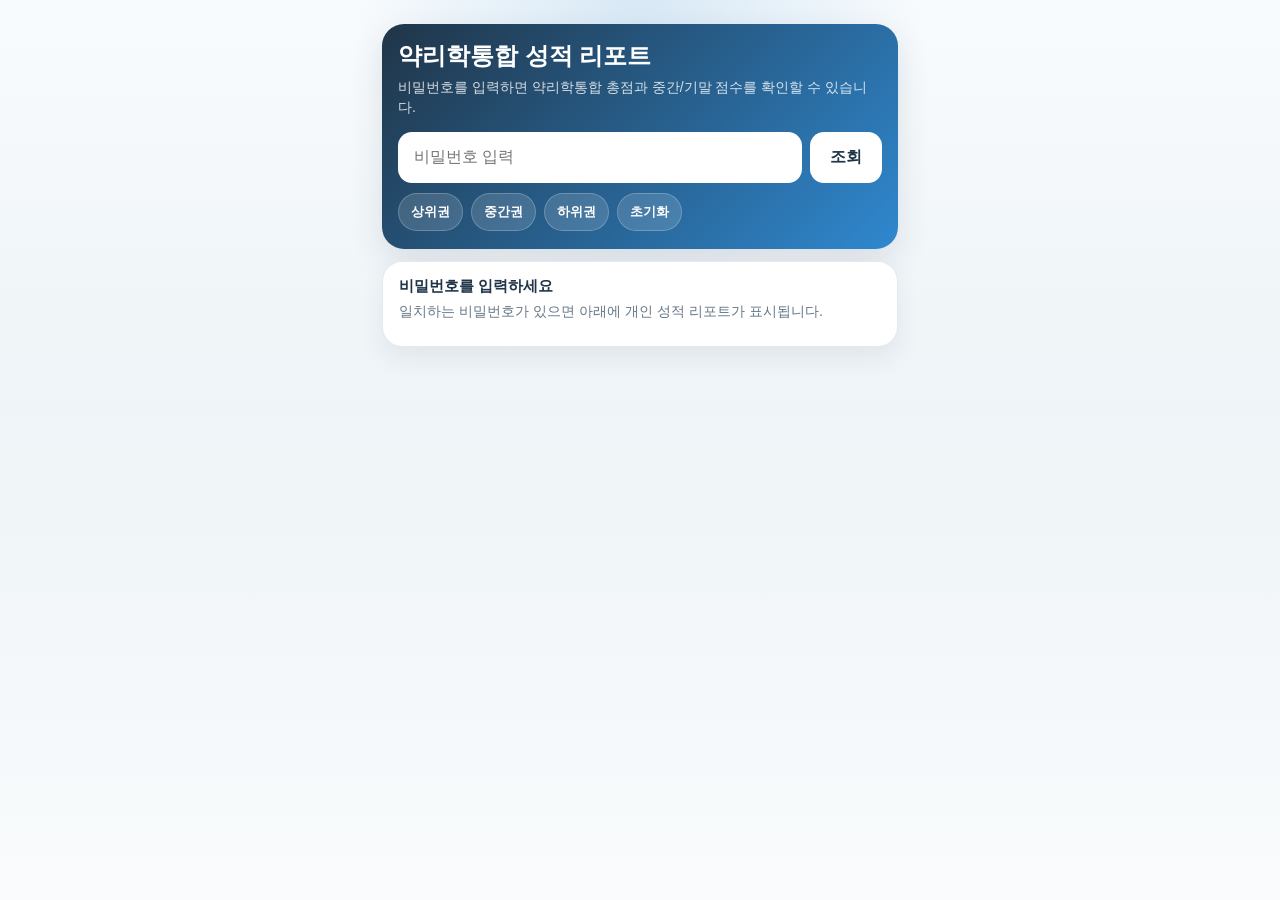
<file: 약리학통합/index.html>
<!DOCTYPE html>
<html lang="ko">
<head>
  <meta charset="UTF-8">
  <meta name="viewport" content="width=device-width, initial-scale=1.0, viewport-fit=cover">
  <meta name="theme-color" content="#203548">
  <title>약리학통합 성적 리포트</title>
  <style>
    :root {
      --primary: #203548;
      --accent: #2f88cf;
      --success: #2d9d67;
      --danger: #de5c4b;
      --surface: #ffffff;
      --surface-soft: #f6f9fb;
      --muted: #667786;
      --line: #dde6ed;
      --shadow: 0 14px 34px rgba(32, 53, 72, 0.12);
    }

    * { box-sizing: border-box; }

    body {
      margin: 0;
      font-family: "Malgun Gothic", "Apple SD Gothic Neo", "Noto Sans KR", sans-serif;
      color: var(--primary);
      background:
        radial-gradient(circle at top, rgba(47, 136, 207, 0.16), transparent 26%),
        linear-gradient(180deg, #f8fbfd 0%, #eef4f7 45%, #f9fbfc 100%);
      min-height: 100vh;
    }

    button, input { font: inherit; }
    button { border: 0; cursor: pointer; }

    .app {
      width: min(100%, 540px);
      margin: 0 auto;
      padding: 12px 12px 32px;
    }

    .hero {
      padding-top: max(12px, env(safe-area-inset-top));
      margin-bottom: 12px;
    }

    .hero-card {
      background: linear-gradient(135deg, var(--primary), var(--accent));
      color: #fff;
      border-radius: 22px;
      padding: 16px;
      box-shadow: var(--shadow);
    }

    .hero-title {
      margin: 0 0 5px;
      font-size: 1.5rem;
      font-weight: 800;
      letter-spacing: 0;
    }

    .hero-copy {
      margin: 0 0 14px;
      color: rgba(255, 255, 255, 0.82);
      font-size: 0.88rem;
      line-height: 1.45;
    }

    .search-wrap {
      display: grid;
      grid-template-columns: 1fr auto;
      gap: 8px;
    }

    .search {
      width: 100%;
      border: 0;
      border-radius: 14px;
      padding: 15px 16px;
      font-size: 1rem;
      color: var(--primary);
      background: #fff;
      outline: none;
    }

    .search:focus { box-shadow: 0 0 0 3px rgba(255, 255, 255, 0.3); }

    .action-btn {
      border-radius: 14px;
      padding: 15px 16px;
      background: #fff;
      color: var(--primary);
      min-width: 72px;
      font-weight: 800;
    }

    .chips, .search-suggestions {
      margin-top: 10px;
      display: flex;
      gap: 8px;
      overflow-x: auto;
      padding-bottom: 2px;
      scrollbar-width: none;
    }

    .chips::-webkit-scrollbar,
    .search-suggestions::-webkit-scrollbar { display: none; }

    .search-suggestions {
      display: none;
      flex-wrap: wrap;
    }

    .search-suggestions.visible { display: flex; }

    .chip, .suggestion-btn {
      background: rgba(255, 255, 255, 0.14);
      color: #fff;
      border: 1px solid rgba(255, 255, 255, 0.22);
      border-radius: 999px;
      padding: 9px 12px;
      font-size: 0.84rem;
      white-space: nowrap;
      font-weight: 700;
    }

    .panel {
      background: var(--surface);
      border: 1px solid rgba(221, 230, 237, 0.84);
      border-radius: 20px;
      box-shadow: 0 10px 26px rgba(32, 53, 72, 0.08);
    }

    .status {
      padding: 14px 16px;
      margin-bottom: 12px;
    }

    .status-title {
      margin: 0 0 4px;
      font-size: 0.96rem;
      font-weight: 800;
    }

    .status-copy {
      margin: 0;
      color: var(--muted);
      line-height: 1.5;
      font-size: 0.9rem;
    }

    .match-list {
      margin-top: 10px;
      display: flex;
      flex-wrap: wrap;
      gap: 8px;
    }

    .match-btn {
      padding: 8px 12px;
      border-radius: 999px;
      background: #e8f4fd;
      color: var(--accent);
      font-size: 0.84rem;
      border: 1px solid #cfe5f7;
      font-weight: 700;
    }

    .report {
      display: none;
      padding: 16px;
    }

    .report.visible { display: block; }

    .identity {
      display: grid;
      grid-template-columns: 1fr auto;
      gap: 12px;
      align-items: center;
    }

    .id-label {
      margin: 0;
      font-size: 1.45rem;
      font-weight: 800;
      letter-spacing: 0;
    }

    .sub-line {
      margin: 5px 0 0;
      color: var(--muted);
      font-size: 0.9rem;
    }

    .rank-pill {
      background: #e8f4fd;
      color: var(--accent);
      border: 1px solid #cfe5f7;
      border-radius: 999px;
      padding: 10px 14px;
      font-size: 1.04rem;
      font-weight: 800;
      white-space: nowrap;
    }

    .hero-score {
      margin-top: 14px;
      padding: 16px;
      border-radius: 18px;
      background: linear-gradient(180deg, #fafdff, #f3f8fb);
      border: 1px solid var(--line);
    }

    .hero-score-label {
      color: var(--muted);
      font-size: 0.84rem;
      font-weight: 700;
    }

    .hero-score-value {
      margin: 4px 0 0;
      font-size: 2.55rem;
      line-height: 1;
      font-weight: 900;
      letter-spacing: 0;
    }

    .hero-score-note {
      margin-top: 8px;
      color: var(--muted);
      font-size: 0.88rem;
    }

    .compare-row {
      margin-top: 14px;
      display: grid;
      gap: 10px;
    }

    .compare-item, .component-row {
      display: grid;
      grid-template-columns: 58px 1fr 72px;
      gap: 10px;
      align-items: center;
      font-size: 0.88rem;
      color: var(--muted);
    }

    .compare-item strong,
    .component-row strong {
      color: var(--primary);
      text-align: right;
    }

    .score-with-max {
      display: inline-flex;
      flex-direction: column;
      align-items: flex-end;
      gap: 2px;
      line-height: 1.15;
    }

    .score-max {
      color: var(--muted);
      font-size: 0.72rem;
      font-weight: 700;
    }

    .track {
      height: 12px;
      border-radius: 999px;
      background: #dbe6ee;
      overflow: hidden;
    }

    .fill {
      height: 100%;
      width: 0;
      border-radius: 999px;
      background: linear-gradient(90deg, var(--danger), #ffa071);
    }

    .fill.avg { background: linear-gradient(90deg, var(--accent), #82c6ff); }
    .fill.max { background: linear-gradient(90deg, var(--success), #8ad6a6); }
    .component-fill {
      height: 100%;
      border-radius: 999px;
      background: linear-gradient(90deg, var(--accent), var(--success));
    }

    .metric-grid {
      margin-top: 14px;
      display: grid;
      grid-template-columns: 1fr 1fr;
      gap: 10px;
    }

    .metric {
      padding: 12px;
      border-radius: 16px;
      background: var(--surface-soft);
      border: 1px solid var(--line);
    }

    .metric-label {
      color: var(--muted);
      font-size: 0.8rem;
      font-weight: 700;
    }

    .metric-value {
      margin-top: 5px;
      font-weight: 800;
      font-size: 1.02rem;
    }

    .section, .chart-panel {
      margin-top: 14px;
      padding: 14px;
      border-radius: 18px;
      background: var(--surface-soft);
      border: 1px solid var(--line);
    }

    .section-title {
      margin: 0 0 10px;
      font-size: 0.95rem;
      font-weight: 800;
    }

    .component-list { display: grid; gap: 10px; }

    .component-row {
      text-decoration: none;
      border-radius: 12px;
      padding: 4px;
      margin: -4px;
    }

    .component-row:hover,
    .component-row.active {
      background: #e8f4fd;
      color: var(--accent);
    }

    .component-row.active strong { color: var(--accent); }

    .summary-table {
      width: 100%;
      border-collapse: collapse;
      font-size: 0.88rem;
    }

    .summary-table td {
      padding: 10px 0;
      border-bottom: 1px solid var(--line);
    }

    .summary-table tr:last-child td { border-bottom: 0; }

    .summary-table td:last-child {
      text-align: right;
      font-weight: 700;
      color: var(--primary);
    }

    .highlight-row td:last-child { color: var(--danger); }

    svg {
      width: 100%;
      height: auto;
      display: block;
    }

    .dot-point { cursor: pointer; }

    @media (max-width: 390px) {
      .hero-score-value { font-size: 2.25rem; }
      .compare-item, .component-row { grid-template-columns: 50px 1fr 52px; }
    }
  </style>
</head>
<body>
  <div class="app">
    <div class="hero">
      <div class="hero-card">
        <h1 class="hero-title">약리학통합 성적 리포트</h1>
        <p class="hero-copy">비밀번호를 입력하면 약리학통합 총점과 중간/기말 점수를 확인할 수 있습니다.</p>
        <div class="search-wrap">
          <input id="searchInput" class="search" type="text" placeholder="비밀번호 입력" inputmode="numeric" autocomplete="off">
          <button id="showBtn" class="action-btn" type="button">조회</button>
        </div>
        <div class="search-suggestions" id="searchSuggestions"></div>
        <div class="chips">
          <button class="chip" type="button" data-sample-kind="top">상위권</button>
          <button class="chip" type="button" data-sample-kind="middle">중간권</button>
          <button class="chip" type="button" data-sample-kind="low">하위권</button>
          <button class="chip" id="resetBtn" type="button">초기화</button>
        </div>
      </div>
    </div>

    <section class="panel status">
      <h2 class="status-title" id="statusTitle">비밀번호를 입력하세요</h2>
      <p class="status-copy" id="statusCopy">일치하는 비밀번호가 있으면 아래에 개인 성적 리포트가 표시됩니다.</p>
      <div class="match-list" id="matchList"></div>
    </section>

    <section class="panel report" id="reportCard">
      <div class="identity">
        <div>
          <h2 class="id-label" id="studentName">-</h2>
          <p class="sub-line" id="studentSub">-</p>
        </div>
        <div class="rank-pill" id="rankBadge">-</div>
      </div>

      <div class="hero-score">
        <div class="hero-score-label">약리학통합 총점</div>
        <div class="hero-score-value" id="heroScoreValue">0점</div>
        <div class="hero-score-note" id="heroScoreNote">-</div>
        <div class="compare-row">
          <div class="compare-item">
            <span>내 점수</span>
            <div class="track"><div class="fill" id="scoreFill"></div></div>
            <strong id="scoreValue">0점</strong>
          </div>
          <div class="compare-item">
            <span>평균</span>
            <div class="track"><div class="fill avg" id="avgFill"></div></div>
            <strong id="avgValue">0점</strong>
          </div>
          <div class="compare-item">
            <span>최고점</span>
            <div class="track"><div class="fill max" id="maxFill"></div></div>
            <strong id="maxValue">0점</strong>
          </div>
        </div>
      </div>

      <div class="metric-grid">
        <div class="metric">
          <div class="metric-label">상위 비율</div>
          <div class="metric-value" id="topPercentValue">-</div>
        </div>
        <div class="metric">
          <div class="metric-label">표준점수</div>
          <div class="metric-value" id="standardScoreValue">-</div>
        </div>
      </div>

      <div class="section">
        <h3 class="section-title">세부 점수</h3>
        <div class="component-list" id="componentList"></div>
      </div>

      <div class="section">
        <h3 class="section-title">요약</h3>
        <table class="summary-table">
          <tbody id="statsBody"></tbody>
        </table>
      </div>

      <div class="chart-panel">
        <h3 class="section-title" id="histogramTitle">총점수 분포</h3>
        <svg id="histogramChart" viewBox="0 0 340 220" aria-label="총점수 분포 차트"></svg>
      </div>

      <div class="chart-panel">
        <h3 class="section-title" id="dotChartTitle">비밀번호별 위치</h3>
        <svg id="dotChart" viewBox="0 0 340 240" aria-label="비밀번호별 점수 위치"></svg>
      </div>
    </section>
  </div>

  <script>
    const students = [{"id":"308","total":32,"midterm":15,"final":17},{"id":"823","total":36,"midterm":20,"final":16},{"id":"924","total":34,"midterm":18,"final":16},{"id":"1024","total":36,"midterm":21,"final":15},{"id":"1030","total":34,"midterm":19,"final":15},{"id":"2763","total":22,"midterm":8,"final":14},{"id":"1428","total":31,"midterm":17,"final":14},{"id":"2922","total":26,"midterm":12,"final":14},{"id":"9715","total":32,"midterm":19,"final":13},{"id":"3867","total":27,"midterm":14,"final":13},{"id":"914","total":21,"midterm":8,"final":13},{"id":"7462","total":18,"midterm":5,"final":13},{"id":"4973","total":23,"midterm":10,"final":13},{"id":"8355","total":25,"midterm":13,"final":12},{"id":"3724","total":24,"midterm":12,"final":12},{"id":"1007","total":20,"midterm":9,"final":11},{"id":"414","total":26,"midterm":15,"final":11},{"id":"522","total":30,"midterm":19,"final":11},{"id":"720","total":25,"midterm":14,"final":11},{"id":"5926","total":19,"midterm":8,"final":11},{"id":"8486","total":25,"midterm":15,"final":10},{"id":"919","total":28,"midterm":18,"final":10},{"id":"9302","total":18,"midterm":8,"final":10},{"id":"3035","total":13,"midterm":3,"final":10},{"id":"4815","total":25,"midterm":15,"final":10},{"id":"4086","total":18,"midterm":8,"final":10},{"id":"607","total":26,"midterm":16,"final":10},{"id":"307","total":20,"midterm":11,"final":9},{"id":"3024","total":19,"midterm":10,"final":9},{"id":"5253","total":13,"midterm":4,"final":9},{"id":"6195","total":16,"midterm":7,"final":9},{"id":"8091","total":20,"midterm":11,"final":9},{"id":"809","total":15,"midterm":6,"final":9},{"id":"9626","total":25,"midterm":16,"final":9},{"id":"3017","total":18,"midterm":9,"final":9},{"id":"6459","total":22,"midterm":13,"final":9},{"id":"502","total":15,"midterm":7,"final":8},{"id":"2671","total":15,"midterm":7,"final":8},{"id":"1729","total":19,"midterm":11,"final":8},{"id":"3253","total":19,"midterm":11,"final":8},{"id":"2928","total":17,"midterm":9,"final":8},{"id":"8275","total":13,"midterm":6,"final":7},{"id":"1351","total":10,"midterm":3,"final":7},{"id":"4523","total":20,"midterm":13,"final":7},{"id":"5764","total":11,"midterm":4,"final":7},{"id":"7859","total":11,"midterm":4,"final":7},{"id":"1740","total":15,"midterm":8,"final":7},{"id":"6740","total":21,"midterm":14,"final":7},{"id":"1399","total":15,"midterm":8,"final":7},{"id":"4339","total":17,"midterm":11,"final":6},{"id":"116","total":18,"midterm":12,"final":6},{"id":"1211","total":13,"midterm":7,"final":6},{"id":"7356","total":12,"midterm":6,"final":6},{"id":"338","total":11,"midterm":5,"final":6},{"id":"423","total":12,"midterm":6,"final":6},{"id":"4634","total":15,"midterm":9,"final":6},{"id":"4200","total":12,"midterm":6,"final":6},{"id":"7244","total":13,"midterm":7,"final":6},{"id":"1429","total":11,"midterm":6,"final":5},{"id":"1429","total":11,"midterm":6,"final":5},{"id":"2929","total":11,"midterm":6,"final":5},{"id":"4278","total":13,"midterm":9,"final":4},{"id":"2077","total":13,"midterm":9,"final":4},{"id":"510","total":9,"midterm":6,"final":3},{"id":"9262","total":6,"midterm":3,"final":3},{"id":"2947","total":7,"midterm":4,"final":3},{"id":"2632","total":17,"midterm":15,"final":2},{"id":"1216","total":6,"midterm":4,"final":2}];
    const componentMeta = [
      { key: "midterm", label: "중간", max: 30 },
      { key: "final", label: "기말", max: 30 }
    ];
    const metricMeta = [{ key: "total", label: "약리학통합 총점", max: 60 }, ...componentMeta];
    const count = students.length;
    let currentMetricKey = "total";

    const searchInput = document.getElementById("searchInput");
    const searchSuggestions = document.getElementById("searchSuggestions");
    const showBtn = document.getElementById("showBtn");
    const resetBtn = document.getElementById("resetBtn");
    const reportCard = document.getElementById("reportCard");
    const dotChartSvg = document.getElementById("dotChart");
    const statusTitle = document.getElementById("statusTitle");
    const statusCopy = document.getElementById("statusCopy");
    const matchList = document.getElementById("matchList");

    function formatNumber(value) {
      return Number.isInteger(value) ? String(value) : value.toFixed(2);
    }

    function getMetric(key) {
      return metricMeta.find(item => item.key === key) || metricMeta[0];
    }

    function getScores(metricKey) {
      return students.map(student => student[metricKey]);
    }

    function getMetricStats(metricKey) {
      const scores = getScores(metricKey);
      const mean = scores.reduce((sum, value) => sum + value, 0) / count;
      const sortedScores = [...scores].sort((a, b) => a - b);
      const median = count % 2 === 0 ? (sortedScores[count / 2 - 1] + sortedScores[count / 2]) / 2 : sortedScores[Math.floor(count / 2)];
      const variance = scores.reduce((sum, value) => sum + ((value - mean) ** 2), 0) / (count - 1);
      const std = Math.sqrt(variance);
      const minScore = Math.min(...scores);
      const topScore = Math.max(...scores);
      const scaleMax = Math.max(getMetric(metricKey).max, Math.ceil(topScore / 5) * 5);
      return { scores, mean, median, std, minScore, topScore, scaleMax };
    }

    function computeRank(score, metricKey) {
      const scores = getScores(metricKey);
      const higher = scores.filter(value => value > score).length;
      const tied = scores.filter(value => value === score).length;
      return { rank: higher + 1, tied, total: count };
    }

    function topPercentFromRank(rank) {
      return (rank / count) * 100;
    }

    function setStatus(title, copy, matches = []) {
      statusTitle.textContent = title;
      statusCopy.textContent = copy;
      matchList.innerHTML = "";
      matches.forEach(id => {
        const button = document.createElement("button");
        button.type = "button";
        button.className = "match-btn";
        button.textContent = id;
        button.addEventListener("click", () => {
          searchInput.value = id;
          renderStudentByQuery(id);
        });
        matchList.appendChild(button);
      });
    }

    function findMatches(query) {
      const normalized = query.trim();
      if (!normalized) return [];
      return students
        .filter(student => student.id.includes(normalized))
        .map(student => student.id)
        .slice(0, 12);
    }

    function renderSearchSuggestions(matches) {
      searchSuggestions.innerHTML = "";
      if (!matches.length) {
        searchSuggestions.classList.remove("visible");
        return;
      }

      matches.slice(0, 5).forEach(id => {
        const button = document.createElement("button");
        button.type = "button";
        button.className = "suggestion-btn";
        button.textContent = id;
        button.addEventListener("click", () => {
          searchInput.value = id;
          renderStudentByQuery(id);
        });
        searchSuggestions.appendChild(button);
      });
      searchSuggestions.classList.add("visible");
    }

    function renderComponents(student, metricKey) {
      const componentList = document.getElementById("componentList");
      componentList.innerHTML = "";
      const totalRow = document.createElement("a");
      totalRow.className = `component-row${metricKey === "total" ? " active" : ""}`;
      totalRow.href = `#total:${student.id}`;
      totalRow.innerHTML = `<span>합계</span><div class="track"><div class="component-fill" style="width: ${(student.total / getMetric("total").max) * 100}%"></div></div><strong class="score-with-max"><span>${formatNumber(student.total)}점</span><span class="score-max">/${getMetric("total").max}점</span></strong>`;
      componentList.appendChild(totalRow);

      componentMeta.forEach(item => {
        const value = student[item.key];
        const percent = Math.max(0, Math.min(100, (value / item.max) * 100));
        const row = document.createElement("a");
        row.className = `component-row${metricKey === item.key ? " active" : ""}`;
        row.href = `#${item.key}:${student.id}`;
        row.innerHTML = `<span>${item.label}</span><div class="track"><div class="component-fill" style="width: ${percent}%"></div></div><strong class="score-with-max"><span>${formatNumber(value)}점</span><span class="score-max">/${item.max}점</span></strong>`;
        componentList.appendChild(row);
      });
    }

    function renderStatsTable(student, metricKey) {
      const statsBody = document.getElementById("statsBody");
      const metric = getMetric(metricKey);
      const stats = getMetricStats(metricKey);
      const score = student[metricKey];
      const { rank, tied, total } = computeRank(score, metricKey);
      const topPercent = topPercentFromRank(rank);
      const zScore = stats.std > 0 ? (score - stats.mean) / stats.std : 0;
      const standardScore = Math.round(100 + 20 * zScore);
      const rows = [
        ["순위", `${rank}등${tied > 1 ? ` (공동 ${tied}명)` : ""}`],
        ["상위 비율", `${topPercent.toFixed(1)}%`],
        ["평균", `${stats.mean.toFixed(2)}점`],
        ["중앙값", `${stats.median.toFixed(2)}점`],
        ["표준편차", `${stats.std.toFixed(2)}`],
        ["최고 / 최저", `${formatNumber(stats.topScore)}점 / ${formatNumber(stats.minScore)}점`]
      ];

      statsBody.innerHTML = "";
      rows.forEach(([label, value], index) => {
        const tr = document.createElement("tr");
        if (index === 0 || index === 1) tr.className = "highlight-row";
        tr.innerHTML = `<td>${label}</td><td>${value}</td>`;
        statsBody.appendChild(tr);
      });

      document.getElementById("studentName").textContent = `비밀번호 ${student.id}`;
      document.getElementById("studentSub").textContent = `${total}명 중 ${score >= stats.mean ? "평균 이상" : "평균 미만"}`;
      document.getElementById("rankBadge").textContent = `${rank}등`;
      document.querySelector(".hero-score-label").textContent = `${metric.label} 점수`;
      document.getElementById("heroScoreValue").textContent = `${formatNumber(score)}점`;
      document.getElementById("heroScoreNote").textContent = `${metric.max}점 만점 · 평균 ${stats.mean.toFixed(2)}점 대비 ${score >= stats.mean ? "+" : ""}${(score - stats.mean).toFixed(2)}점`;
      document.getElementById("topPercentValue").textContent = `${topPercent.toFixed(1)}%`;
      document.getElementById("standardScoreValue").textContent = `${standardScore}점`;
      document.getElementById("histogramTitle").textContent = `${metric.label} 분포`;
      document.getElementById("dotChartTitle").textContent = `${metric.label} 비밀번호별 위치`;
      document.getElementById("scoreFill").style.width = `${(score / stats.scaleMax) * 100}%`;
      document.getElementById("avgFill").style.width = `${(stats.mean / stats.scaleMax) * 100}%`;
      document.getElementById("maxFill").style.width = `${(stats.topScore / stats.scaleMax) * 100}%`;
      document.getElementById("scoreValue").textContent = `${formatNumber(score)}점`;
      document.getElementById("avgValue").textContent = `${stats.mean.toFixed(1)}점`;
      document.getElementById("maxValue").textContent = `${formatNumber(stats.topScore)}점`;
      return { rank, topPercent };
    }

    function svgText(x, y, text, options = "") {
      return `<text x="${x}" y="${y}" ${options}>${text}</text>`;
    }

    function renderHistogram(student, metricKey) {
      const svg = document.getElementById("histogramChart");
      const metric = getMetric(metricKey);
      const stats = getMetricStats(metricKey);
      const width = 340;
      const height = 220;
      const margin = { top: 16, right: 12, bottom: 34, left: 28 };
      const chartWidth = width - margin.left - margin.right;
      const chartHeight = height - margin.top - margin.bottom;
      const bins = 8;
      const step = (stats.scaleMax - stats.minScore) / bins || 1;
      const counts = new Array(bins).fill(0);

      stats.scores.forEach(score => {
        const rawIndex = Math.floor((score - stats.minScore) / step);
        const index = Math.max(0, Math.min(bins - 1, rawIndex));
        counts[index] += 1;
      });

      const maxCount = Math.max(...counts);
      const barWidth = chartWidth / bins;
      const score = student[metricKey];
      const scoreX = margin.left + ((score - stats.minScore) / (stats.scaleMax - stats.minScore || 1)) * chartWidth;
      let content = "";

      for (let i = 0; i <= 4; i += 1) {
        const y = margin.top + (chartHeight / 4) * i;
        content += `<line x1="${margin.left}" y1="${y}" x2="${width - margin.right}" y2="${y}" stroke="#e6eef4" stroke-width="1" />`;
      }

      counts.forEach((countValue, index) => {
        const barHeight = maxCount === 0 ? 0 : (countValue / maxCount) * (chartHeight - 10);
        const x = margin.left + index * barWidth + 3;
        const y = margin.top + chartHeight - barHeight;
        const leftScore = stats.minScore + index * step;
        const rightScore = leftScore + step;
        const highlighted = score >= leftScore && (score < rightScore || index === bins - 1);
        content += `<rect x="${x}" y="${y}" width="${barWidth - 6}" height="${barHeight}" rx="6" fill="${highlighted ? "#de5c4b" : "#5dade2"}" opacity="${highlighted ? "0.98" : "0.82"}" />`;
      });

      content += `<line x1="${scoreX}" y1="${margin.top - 2}" x2="${scoreX}" y2="${margin.top + chartHeight}" stroke="#c0392b" stroke-width="3" stroke-dasharray="6 6" />`;
      content += svgText(scoreX, margin.top - 6, formatNumber(score), 'text-anchor="middle" font-size="11" font-weight="700" fill="#c0392b"');
      content += svgText(width - margin.right, height - 14, metric.label, 'text-anchor="end" font-size="10" fill="#667786"');
      svg.innerHTML = content;
    }

    function renderDotChart(student, metricKey) {
      const svg = dotChartSvg;
      const metric = getMetric(metricKey);
      const stats = getMetricStats(metricKey);
      const width = 340;
      const height = 240;
      const margin = { top: 16, right: 18, bottom: 34, left: 48 };
      const chartWidth = width - margin.left - margin.right;
      const chartHeight = height - margin.top - margin.bottom;
      const numericIds = students.map((entry, index) => {
        const parsed = Number(entry.id);
        return Number.isFinite(parsed) ? parsed : index;
      });
      const minId = Math.min(...numericIds);
      const maxId = Math.max(...numericIds);

      const yForScore = score => {
        const ratio = (score - stats.minScore) / (stats.topScore - stats.minScore || 1);
        return margin.top + chartHeight - ratio * chartHeight;
      };
      const xForId = id => {
        const parsed = Number(id);
        const safeId = Number.isFinite(parsed) ? parsed : minId;
        const ratio = (safeId - minId) / (maxId - minId || 1);
        return margin.left + ratio * chartWidth;
      };

      let content = `<line x1="${margin.left}" y1="${height - margin.bottom}" x2="${width - margin.right}" y2="${height - margin.bottom}" stroke="#d7e0e7" stroke-width="2" />`;
      const tickStep = metric.max <= 10 ? 1 : 5;
      for (let score = Math.floor(stats.minScore / tickStep) * tickStep; score <= Math.ceil(stats.topScore / tickStep) * tickStep; score += tickStep) {
        const y = yForScore(Math.max(stats.minScore, Math.min(stats.topScore, score)));
        content += `<line x1="${margin.left}" y1="${y}" x2="${width - margin.right}" y2="${y}" stroke="#edf2f6" stroke-width="1" />`;
        content += svgText(10, y + 4, `${score}`, 'font-size="10" fill="#667786"');
      }

      const xTicks = [minId, minId + (maxId - minId) / 3, minId + ((maxId - minId) * 2) / 3, maxId];
      xTicks.forEach(value => {
        const x = xForId(value);
        content += `<line x1="${x}" y1="${margin.top}" x2="${x}" y2="${height - margin.bottom}" stroke="#f1f5f8" stroke-width="1" />`;
        content += svgText(x, height - 10, `${Math.round(value)}`, 'text-anchor="middle" font-size="9" fill="#667786"');
      });

      students.forEach((entry, index) => {
        const baseX = xForId(entry.id);
        const y = yForScore(entry[metricKey]);
        const jitter = ((index % 3) - 1) * 4;
        const x = Math.max(margin.left + 4, Math.min(width - margin.right - 4, baseX + jitter));
        const isTarget = entry.id === student.id;
        content += `<circle class="dot-point" data-student="${entry.id}" cx="${x}" cy="${y}" r="${isTarget ? 8 : 5.2}" fill="${isTarget ? "#de5c4b" : "#85c1e9"}" stroke="${isTarget ? "#ffffff" : "transparent"}" stroke-width="2"><title>${entry.id} (${formatNumber(entry[metricKey])}점)</title></circle>`;
      });

      const studentX = xForId(student.id);
      const meanY = yForScore(stats.mean);
      content += `<line x1="${studentX}" y1="${margin.top}" x2="${studentX}" y2="${height - margin.bottom}" stroke="#de5c4b" stroke-width="1.5" stroke-dasharray="4 4" opacity="0.55" />`;
      content += `<line x1="${margin.left}" y1="${meanY}" x2="${width - margin.right}" y2="${meanY}" stroke="#203548" stroke-width="2" stroke-dasharray="5 5" />`;
      content += svgText(width - 8, meanY - 5, `평균 ${stats.mean.toFixed(1)}`, 'text-anchor="end" font-size="10" fill="#203548" font-weight="700"');
      content += svgText(width - 8, margin.top + 10, "비밀번호", 'text-anchor="end" font-size="10" fill="#667786"');
      svg.innerHTML = content;
    }

    function renderStudent(student, metricKey = "total") {
      currentMetricKey = getMetric(metricKey).key;
      const metric = getMetric(currentMetricKey);
      const { rank, topPercent } = renderStatsTable(student, currentMetricKey);
      renderComponents(student, currentMetricKey);
      renderHistogram(student, currentMetricKey);
      renderDotChart(student, currentMetricKey);
      reportCard.classList.add("visible");
      setStatus(
        `${student.id} ${metric.label} 리포트가 표시되었습니다`,
        `${metric.label} ${formatNumber(student[currentMetricKey])}점, ${count}명 중 ${rank}등, 상위 ${topPercent.toFixed(1)}%입니다.`
      );
    }

    function renderStudentByQuery(query) {
      const normalized = query.trim();
      const exact = students.find(student => student.id === normalized);
      if (exact) {
        renderSearchSuggestions([]);
        renderStudent(exact, currentMetricKey);
        return;
      }

      const matches = findMatches(normalized);
      reportCard.classList.remove("visible");

      if (!normalized) {
        renderSearchSuggestions([]);
        setStatus("비밀번호를 입력하세요", "일치하는 비밀번호가 있으면 아래에 개인 성적 리포트가 표시됩니다.");
        return;
      }

      if (matches.length === 1) {
        renderSearchSuggestions([]);
        renderStudent(students.find(entry => entry.id === matches[0]), currentMetricKey);
        return;
      }

      if (matches.length > 1) {
        renderSearchSuggestions(matches);
        setStatus("여러 후보가 있습니다", "아래 비밀번호 버튼 중 하나를 선택하세요.", matches);
        return;
      }

      renderSearchSuggestions([]);
      setStatus("일치하는 비밀번호가 없습니다", "입력값을 다시 확인해 주세요.");
    }

    function sampleByKind(kind) {
      const ordered = [...students].sort((a, b) => b.total - a.total);
      if (kind === "top") return ordered[0].id;
      if (kind === "middle") return ordered[Math.floor(ordered.length / 2)].id;
      return ordered[ordered.length - 1].id;
    }

    function renderRoute() {
      const raw = decodeURIComponent(window.location.hash.replace(/^#/, ""));
      const [metricKey, studentId] = raw.split(":");
      const metric = getMetric(metricKey);
      const student = students.find(entry => entry.id === studentId);
      if (!student) return;
      searchInput.value = student.id;
      renderSearchSuggestions([]);
      renderStudent(student, metric.key);
    }

    showBtn.addEventListener("click", () => renderStudentByQuery(searchInput.value));
    searchInput.addEventListener("input", () => renderStudentByQuery(searchInput.value));
    searchInput.addEventListener("keydown", event => {
      if (event.key === "Enter") {
        event.preventDefault();
        renderStudentByQuery(searchInput.value);
      }
    });

    resetBtn.addEventListener("click", () => {
      searchInput.value = "";
      reportCard.classList.remove("visible");
      renderSearchSuggestions([]);
      setStatus("비밀번호를 입력하세요", "일치하는 비밀번호가 있으면 아래에 개인 성적 리포트가 표시됩니다.");
      searchInput.focus();
    });

    document.querySelectorAll("[data-sample-kind]").forEach(button => {
      button.addEventListener("click", () => {
        const sample = sampleByKind(button.getAttribute("data-sample-kind"));
        searchInput.value = sample;
        renderStudentByQuery(sample);
      });
    });

    dotChartSvg.addEventListener("click", event => {
      const target = event.target;
      if (!(target instanceof SVGElement)) return;
      const studentId = target.getAttribute("data-student");
      if (!studentId) return;
      searchInput.value = studentId;
      window.location.hash = `${currentMetricKey}:${studentId}`;
    });

    window.addEventListener("hashchange", renderRoute);
    renderRoute();
  </script>
</body>
</html>
</file>
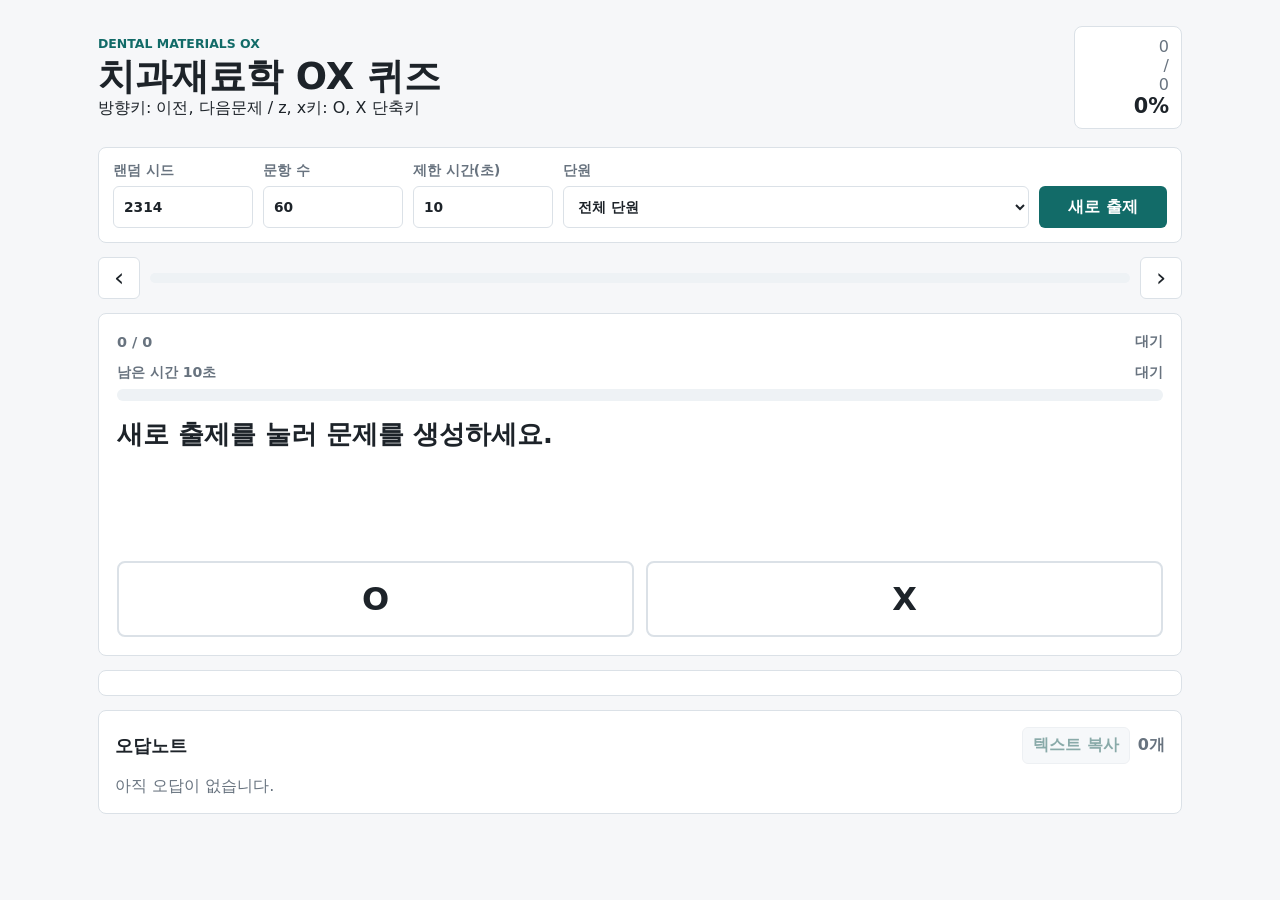
<file: 치과재료학_OX/index.html>
<!doctype html>
<html lang="ko">
<head>
  <meta charset="utf-8">
  <meta name="viewport" content="width=device-width, initial-scale=1">
  <title>치과재료학 OX 퀴즈</title>
  <link rel="stylesheet" href="style.css">
</head>
<body>
  <main class="app">
    <header class="topbar">
      <div>
        <p class="eyebrow">Dental Materials OX</p>
        <h1>치과재료학 OX 퀴즈</h1>
        <span>방향키: 이전, 다음문제 / z, x키: O, X 단축키</span>
      </div>
      <div class="scorebox" aria-live="polite">
        <span id="answeredCount">0</span>/<span id="totalCount">0</span>
        <strong id="accuracy">0%</strong>
      </div>
    </header>

    <section class="controls" aria-label="퀴즈 설정">
      <label>
        <span>랜덤 시드</span>
        <input id="seedInput" type="number" min="1" value="2314" inputmode="numeric">
      </label>
      <label>
        <span>문항 수</span>
        <input id="limitInput" type="number" min="1" max="10000" value="60" inputmode="numeric">
      </label>
      <label>
        <span>제한 시간(초)</span>
        <input id="timeLimitInput" type="number" min="1" max="300" value="10" inputmode="numeric">
      </label>
      <label>
        <span>단원</span>
        <select id="unitSelect">
          <option value="all">전체 단원</option>
        </select>
      </label>
      <button id="startButton" type="button">새로 출제</button>
    </section>

    <section class="progress" aria-label="풀이 진행">
      <button id="prevButton" type="button" aria-label="이전 문제">‹</button>
      <div class="progress-track">
        <div id="progressBar"></div>
      </div>
      <button id="nextButton" type="button" aria-label="다음 문제">›</button>
    </section>

    <section class="quiz-panel" aria-live="polite">
      <div class="question-meta">
        <span id="questionIndex">1 / 60</span>
        <span id="questionUnit">단원</span>
      </div>
      <div id="timerBox" class="timer-box paused" aria-label="문항 제한 시간">
        <div class="timer-head">
          <span id="timerLabel">남은 시간 10초</span>
          <span id="timerStatus">대기</span>
        </div>
        <div class="timer-track">
          <div id="timerBar"></div>
        </div>
      </div>
      <p id="questionText" class="question-text"></p>
      <div class="answer-buttons" role="group" aria-label="정답 선택">
        <button id="answerO" class="answer answer-o" type="button" data-answer="O">O</button>
        <button id="answerX" class="answer answer-x" type="button" data-answer="X">X</button>
      </div>
      <div id="resultBox" class="result-box hidden">
        <div id="resultTitle" class="result-title"></div>
        <p id="explanationText"></p>
      </div>
    </section>

    <section class="jump-panel" aria-label="문제 이동">
      <div id="jumpGrid" class="jump-grid"></div>
    </section>

    <section class="wrong-panel">
      <div class="section-head">
        <h2>오답노트</h2>
        <div class="section-actions">
          <button id="copyWrongButton" type="button" disabled>텍스트 복사</button>
          <span id="wrongCount">0개</span>
        </div>
      </div>
      <div id="wrongList" class="wrong-list"></div>
    </section>
  </main>

  <script src="app.js"></script>
</body>
</html>
</file>
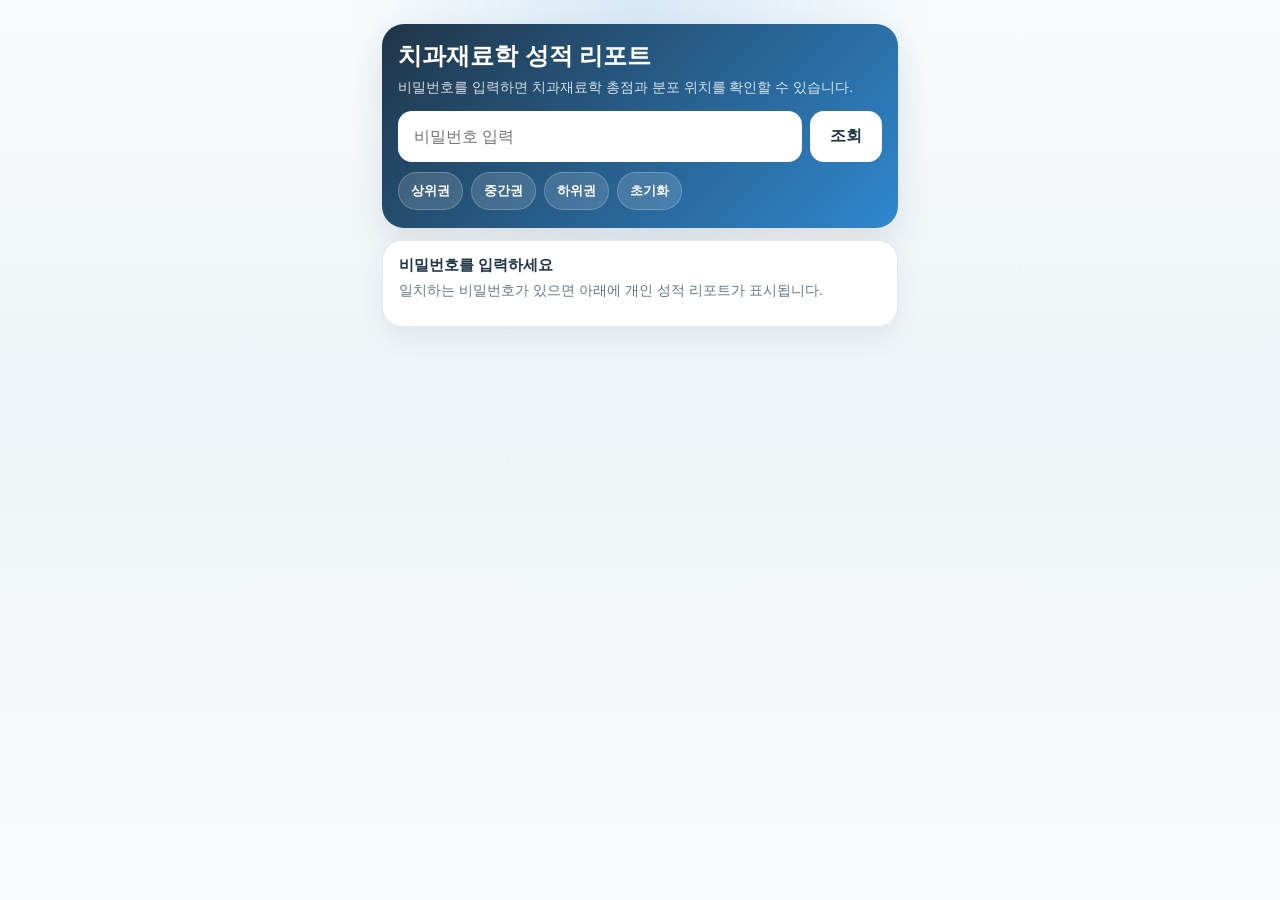
<file: 치과재료학기말/index.html>
<!DOCTYPE html>
<html lang="ko">
<head>
  <meta charset="UTF-8">
  <meta name="viewport" content="width=device-width, initial-scale=1.0, viewport-fit=cover">
  <meta name="theme-color" content="#203548">
  <title>치과재료학 성적 리포트</title>
  <style>
    :root {
      --primary: #203548;
      --accent: #2f88cf;
      --success: #2d9d67;
      --danger: #de5c4b;
      --surface: #ffffff;
      --surface-soft: #f6f9fb;
      --muted: #667786;
      --line: #dde6ed;
      --shadow: 0 14px 34px rgba(32, 53, 72, 0.12);
    }

    * { box-sizing: border-box; }

    body {
      margin: 0;
      font-family: "Malgun Gothic", "Apple SD Gothic Neo", "Noto Sans KR", sans-serif;
      color: var(--primary);
      background:
        radial-gradient(circle at top, rgba(47, 136, 207, 0.16), transparent 26%),
        linear-gradient(180deg, #f8fbfd 0%, #eef4f7 45%, #f9fbfc 100%);
      min-height: 100vh;
    }

    button, input { font: inherit; }
    button { border: 0; cursor: pointer; }

    .app {
      width: min(100%, 540px);
      margin: 0 auto;
      padding: 12px 12px 32px;
    }

    .hero {
      padding-top: max(12px, env(safe-area-inset-top));
      margin-bottom: 12px;
    }

    .hero-card {
      background: linear-gradient(135deg, var(--primary), var(--accent));
      color: #fff;
      border-radius: 22px;
      padding: 16px;
      box-shadow: var(--shadow);
    }

    .hero-title {
      margin: 0 0 5px;
      font-size: 1.5rem;
      font-weight: 800;
      letter-spacing: 0;
    }

    .hero-copy {
      margin: 0 0 14px;
      color: rgba(255, 255, 255, 0.82);
      font-size: 0.88rem;
      line-height: 1.45;
    }

    .search-wrap {
      display: grid;
      grid-template-columns: 1fr auto;
      gap: 8px;
    }

    .search {
      width: 100%;
      border: 0;
      border-radius: 14px;
      padding: 15px 16px;
      font-size: 1rem;
      color: var(--primary);
      background: #fff;
      outline: none;
    }

    .search:focus { box-shadow: 0 0 0 3px rgba(255, 255, 255, 0.3); }

    .action-btn {
      border-radius: 14px;
      padding: 15px 16px;
      background: #fff;
      color: var(--primary);
      min-width: 72px;
      font-weight: 800;
    }

    .chips, .search-suggestions {
      margin-top: 10px;
      display: flex;
      gap: 8px;
      overflow-x: auto;
      padding-bottom: 2px;
      scrollbar-width: none;
    }

    .chips::-webkit-scrollbar,
    .search-suggestions::-webkit-scrollbar { display: none; }

    .search-suggestions {
      display: none;
      flex-wrap: wrap;
    }

    .search-suggestions.visible { display: flex; }

    .chip, .suggestion-btn {
      background: rgba(255, 255, 255, 0.14);
      color: #fff;
      border: 1px solid rgba(255, 255, 255, 0.22);
      border-radius: 999px;
      padding: 9px 12px;
      font-size: 0.84rem;
      white-space: nowrap;
      font-weight: 700;
    }

    .panel {
      background: var(--surface);
      border: 1px solid rgba(221, 230, 237, 0.84);
      border-radius: 20px;
      box-shadow: 0 10px 26px rgba(32, 53, 72, 0.08);
    }

    .status {
      padding: 14px 16px;
      margin-bottom: 12px;
    }

    .status-title {
      margin: 0 0 4px;
      font-size: 0.96rem;
      font-weight: 800;
    }

    .status-copy {
      margin: 0;
      color: var(--muted);
      line-height: 1.5;
      font-size: 0.9rem;
    }

    .match-list {
      margin-top: 10px;
      display: flex;
      flex-wrap: wrap;
      gap: 8px;
    }

    .match-btn {
      padding: 8px 12px;
      border-radius: 999px;
      background: #e8f4fd;
      color: var(--accent);
      font-size: 0.84rem;
      border: 1px solid #cfe5f7;
      font-weight: 700;
    }

    .report {
      display: none;
      padding: 16px;
    }

    .report.visible { display: block; }

    .identity {
      display: grid;
      grid-template-columns: 1fr auto;
      gap: 12px;
      align-items: center;
    }

    .id-label {
      margin: 0;
      font-size: 1.45rem;
      font-weight: 800;
      letter-spacing: 0;
    }

    .sub-line {
      margin: 5px 0 0;
      color: var(--muted);
      font-size: 0.9rem;
    }

    .rank-pill {
      background: #e8f4fd;
      color: var(--accent);
      border: 1px solid #cfe5f7;
      border-radius: 999px;
      padding: 10px 14px;
      font-size: 1.04rem;
      font-weight: 800;
      white-space: nowrap;
    }

    .hero-score {
      margin-top: 14px;
      padding: 16px;
      border-radius: 18px;
      background: linear-gradient(180deg, #fafdff, #f3f8fb);
      border: 1px solid var(--line);
    }

    .hero-score-label {
      color: var(--muted);
      font-size: 0.84rem;
      font-weight: 700;
    }

    .hero-score-value {
      margin: 4px 0 0;
      font-size: 2.55rem;
      line-height: 1;
      font-weight: 900;
      letter-spacing: 0;
    }

    .hero-score-note {
      margin-top: 8px;
      color: var(--muted);
      font-size: 0.88rem;
    }

    .compare-row {
      margin-top: 14px;
      display: grid;
      gap: 10px;
    }

    .compare-item, .component-row {
      display: grid;
      grid-template-columns: 58px 1fr 58px;
      gap: 10px;
      align-items: center;
      font-size: 0.88rem;
      color: var(--muted);
    }

    .compare-item strong,
    .component-row strong {
      color: var(--primary);
      text-align: right;
    }

    .track {
      height: 12px;
      border-radius: 999px;
      background: #dbe6ee;
      overflow: hidden;
    }

    .fill {
      height: 100%;
      width: 0;
      border-radius: 999px;
      background: linear-gradient(90deg, var(--danger), #ffa071);
    }

    .fill.avg { background: linear-gradient(90deg, var(--accent), #82c6ff); }
    .fill.max { background: linear-gradient(90deg, var(--success), #8ad6a6); }
    .component-fill {
      height: 100%;
      border-radius: 999px;
      background: linear-gradient(90deg, var(--accent), var(--success));
    }

    .metric-grid {
      margin-top: 14px;
      display: grid;
      grid-template-columns: 1fr 1fr;
      gap: 10px;
    }

    .metric {
      padding: 12px;
      border-radius: 16px;
      background: var(--surface-soft);
      border: 1px solid var(--line);
    }

    .metric-label {
      color: var(--muted);
      font-size: 0.8rem;
      font-weight: 700;
    }

    .metric-value {
      margin-top: 5px;
      font-weight: 800;
      font-size: 1.02rem;
    }

    .section, .chart-panel {
      margin-top: 14px;
      padding: 14px;
      border-radius: 18px;
      background: var(--surface-soft);
      border: 1px solid var(--line);
    }

    .section-title {
      margin: 0 0 10px;
      font-size: 0.95rem;
      font-weight: 800;
    }

    .component-list { display: grid; gap: 10px; }

    .component-row {
      text-decoration: none;
      border-radius: 12px;
      padding: 4px;
      margin: -4px;
    }

    .component-row:hover,
    .component-row.active {
      background: #e8f4fd;
      color: var(--accent);
    }

    .component-row.active strong { color: var(--accent); }

    .summary-table {
      width: 100%;
      border-collapse: collapse;
      font-size: 0.88rem;
    }

    .summary-table td {
      padding: 10px 0;
      border-bottom: 1px solid var(--line);
    }

    .summary-table tr:last-child td { border-bottom: 0; }

    .summary-table td:last-child {
      text-align: right;
      font-weight: 700;
      color: var(--primary);
    }

    .highlight-row td:last-child { color: var(--danger); }

    svg {
      width: 100%;
      height: auto;
      display: block;
    }

    .dot-point { cursor: pointer; }

    @media (max-width: 390px) {
      .hero-score-value { font-size: 2.25rem; }
      .compare-item, .component-row { grid-template-columns: 50px 1fr 52px; }
    }
  </style>
</head>
<body>
  <div class="app">
    <div class="hero">
      <div class="hero-card">
        <h1 class="hero-title">치과재료학 성적 리포트</h1>
        <p class="hero-copy">비밀번호를 입력하면 치과재료학 총점과 분포 위치를 확인할 수 있습니다.</p>
        <div class="search-wrap">
          <input id="searchInput" class="search" type="text" placeholder="비밀번호 입력" inputmode="numeric" autocomplete="off">
          <button id="showBtn" class="action-btn" type="button">조회</button>
        </div>
        <div class="search-suggestions" id="searchSuggestions"></div>
        <div class="chips">
          <button class="chip" type="button" data-sample-kind="top">상위권</button>
          <button class="chip" type="button" data-sample-kind="middle">중간권</button>
          <button class="chip" type="button" data-sample-kind="low">하위권</button>
          <button class="chip" id="resetBtn" type="button">초기화</button>
        </div>
      </div>
    </div>

    <section class="panel status">
      <h2 class="status-title" id="statusTitle">비밀번호를 입력하세요</h2>
      <p class="status-copy" id="statusCopy">일치하는 비밀번호가 있으면 아래에 개인 성적 리포트가 표시됩니다.</p>
      <div class="match-list" id="matchList"></div>
    </section>

    <section class="panel report" id="reportCard">
      <div class="identity">
        <div>
          <h2 class="id-label" id="studentName">-</h2>
          <p class="sub-line" id="studentSub">-</p>
        </div>
        <div class="rank-pill" id="rankBadge">-</div>
      </div>

      <div class="hero-score">
        <div class="hero-score-label">치과재료학 총점</div>
        <div class="hero-score-value" id="heroScoreValue">0점</div>
        <div class="hero-score-note" id="heroScoreNote">-</div>
        <div class="compare-row">
          <div class="compare-item">
            <span>내 점수</span>
            <div class="track"><div class="fill" id="scoreFill"></div></div>
            <strong id="scoreValue">0점</strong>
          </div>
          <div class="compare-item">
            <span>평균</span>
            <div class="track"><div class="fill avg" id="avgFill"></div></div>
            <strong id="avgValue">0점</strong>
          </div>
          <div class="compare-item">
            <span>최고점</span>
            <div class="track"><div class="fill max" id="maxFill"></div></div>
            <strong id="maxValue">0점</strong>
          </div>
        </div>
      </div>

      <div class="metric-grid">
        <div class="metric">
          <div class="metric-label">상위 비율</div>
          <div class="metric-value" id="topPercentValue">-</div>
        </div>
        <div class="metric">
          <div class="metric-label">표준점수</div>
          <div class="metric-value" id="standardScoreValue">-</div>
        </div>
      </div>

      <div class="section">
        <h3 class="section-title">세부 점수</h3>
        <div class="component-list" id="componentList"></div>
      </div>

      <div class="section">
        <h3 class="section-title">요약</h3>
        <table class="summary-table">
          <tbody id="statsBody"></tbody>
        </table>
      </div>

      <div class="chart-panel">
        <h3 class="section-title" id="histogramTitle">총점수 분포</h3>
        <svg id="histogramChart" viewBox="0 0 340 220" aria-label="총점수 분포 차트"></svg>
      </div>

      <div class="chart-panel">
        <h3 class="section-title" id="dotChartTitle">비밀번호별 위치</h3>
        <svg id="dotChart" viewBox="0 0 340 240" aria-label="비밀번호별 점수 위치"></svg>
      </div>
    </section>
  </div>

  <script>
    const students = [{"id":"116","total":76,"objective":38,"ox":38},{"id":"206","total":59,"objective":24,"ox":35},{"id":"211","total":66,"objective":26,"ox":40},{"id":"226","total":75,"objective":36,"ox":39},{"id":"307","total":67,"objective":32,"ox":35},{"id":"308","total":83,"objective":38,"ox":45},{"id":"318","total":84,"objective":40,"ox":44},{"id":"338","total":57,"objective":26,"ox":31},{"id":"414","total":63,"objective":26,"ox":37},{"id":"423","total":70,"objective":34,"ox":36},{"id":"502","total":66,"objective":30,"ox":36},{"id":"510","total":61,"objective":26,"ox":35},{"id":"524","total":51,"objective":22,"ox":29},{"id":"607","total":76,"objective":36,"ox":40},{"id":"615","total":46,"objective":18,"ox":28},{"id":"619","total":52,"objective":26,"ox":26},{"id":"720","total":42,"objective":10,"ox":32},{"id":"809","total":48,"objective":16,"ox":32},{"id":"823","total":75,"objective":34,"ox":41},{"id":"874","total":69,"objective":34,"ox":35},{"id":"914","total":71,"objective":28,"ox":43},{"id":"915","total":61,"objective":30,"ox":31},{"id":"919","total":61,"objective":28,"ox":33},{"id":"924","total":74,"objective":36,"ox":38},{"id":"1000","total":44,"objective":16,"ox":28},{"id":"1007","total":79,"objective":38,"ox":41},{"id":"1024","total":71,"objective":32,"ox":39},{"id":"1030","total":52,"objective":22,"ox":30},{"id":"1211","total":62,"objective":28,"ox":34},{"id":"1216","total":39,"objective":12,"ox":27},{"id":"1225","total":84,"objective":38,"ox":46},{"id":"1351","total":47,"objective":20,"ox":27},{"id":"1399","total":67,"objective":32,"ox":35},{"id":"1428","total":79,"objective":36,"ox":43},{"id":"1429","total":46,"objective":20,"ox":26},{"id":"1729","total":51,"objective":24,"ox":27},{"id":"1740","total":52,"objective":22,"ox":30},{"id":"1759","total":69,"objective":34,"ox":35},{"id":"1991","total":68,"objective":34,"ox":34},{"id":"2004","total":64,"objective":28,"ox":36},{"id":"2077","total":46,"objective":20,"ox":26},{"id":"2629","total":79,"objective":36,"ox":43},{"id":"2632","total":60,"objective":24,"ox":36},{"id":"2671","total":50,"objective":22,"ox":28},{"id":"2763","total":87,"objective":40,"ox":47},{"id":"2922","total":71,"objective":32,"ox":39},{"id":"2928","total":57,"objective":22,"ox":35},{"id":"2929","total":51,"objective":20,"ox":31},{"id":"2947","total":49,"objective":18,"ox":31},{"id":"3017","total":66,"objective":30,"ox":36},{"id":"3024","total":74,"objective":36,"ox":38},{"id":"3035","total":69,"objective":34,"ox":35},{"id":"3253","total":78,"objective":36,"ox":42},{"id":"3379","total":75,"objective":32,"ox":43},{"id":"3724","total":72,"objective":28,"ox":44},{"id":"3867","total":78,"objective":36,"ox":42},{"id":"4086","total":66,"objective":30,"ox":36},{"id":"4200","total":46,"objective":20,"ox":26},{"id":"4278","total":69,"objective":32,"ox":37},{"id":"4332","total":58,"objective":28,"ox":30},{"id":"4523","total":79,"objective":36,"ox":43},{"id":"4634","total":61,"objective":30,"ox":31},{"id":"4815","total":74,"objective":36,"ox":38},{"id":"4973","total":63,"objective":28,"ox":35},{"id":"5140","total":80,"objective":36,"ox":44},{"id":"5252","total":62,"objective":24,"ox":38},{"id":"5253","total":59,"objective":30,"ox":29},{"id":"5764","total":44,"objective":14,"ox":30},{"id":"5926","total":70,"objective":30,"ox":40},{"id":"6195","total":33,"objective":12,"ox":21},{"id":"6459","total":71,"objective":34,"ox":37},{"id":"6740","total":74,"objective":34,"ox":40},{"id":"6872","total":80,"objective":36,"ox":44},{"id":"7244","total":44,"objective":14,"ox":30},{"id":"7356","total":71,"objective":32,"ox":39},{"id":"7462","total":40,"objective":18,"ox":22},{"id":"7859","total":60,"objective":24,"ox":36},{"id":"8078","total":78,"objective":36,"ox":42},{"id":"8091","total":41,"objective":12,"ox":29},{"id":"8275","total":66,"objective":28,"ox":38},{"id":"8355","total":79,"objective":36,"ox":43},{"id":"8486","total":63,"objective":28,"ox":35},{"id":"9160","total":61,"objective":26,"ox":35},{"id":"9262","total":48,"objective":20,"ox":28},{"id":"9302","total":73,"objective":34,"ox":39},{"id":"9626","total":61,"objective":28,"ox":33},{"id":"9715","total":83,"objective":40,"ox":43},{"id":"9876","total":79,"objective":36,"ox":43},{"id":"9990","total":57,"objective":24,"ox":33}];
    const componentMeta = [
      { key: "objective", label: "객관식", max: 40 },
      { key: "ox", label: "OX", max: 50 }
    ];
    const metricMeta = [{ key: "total", label: "치과재료학 총점", max: 90 }, ...componentMeta];
    const count = students.length;
    let currentMetricKey = "total";

    const searchInput = document.getElementById("searchInput");
    const searchSuggestions = document.getElementById("searchSuggestions");
    const showBtn = document.getElementById("showBtn");
    const resetBtn = document.getElementById("resetBtn");
    const reportCard = document.getElementById("reportCard");
    const dotChartSvg = document.getElementById("dotChart");
    const statusTitle = document.getElementById("statusTitle");
    const statusCopy = document.getElementById("statusCopy");
    const matchList = document.getElementById("matchList");

    function formatNumber(value) {
      return Number.isInteger(value) ? String(value) : value.toFixed(1);
    }

    function getMetric(key) {
      return metricMeta.find(item => item.key === key) || metricMeta[0];
    }

    function getScores(metricKey) {
      return students.map(student => student[metricKey]);
    }

    function getMetricStats(metricKey) {
      const scores = getScores(metricKey);
      const mean = scores.reduce((sum, value) => sum + value, 0) / count;
      const sortedScores = [...scores].sort((a, b) => a - b);
      const median = count % 2 === 0 ? (sortedScores[count / 2 - 1] + sortedScores[count / 2]) / 2 : sortedScores[Math.floor(count / 2)];
      const variance = scores.reduce((sum, value) => sum + ((value - mean) ** 2), 0) / (count - 1);
      const std = Math.sqrt(variance);
      const minScore = Math.min(...scores);
      const topScore = Math.max(...scores);
      const scaleMax = Math.max(getMetric(metricKey).max, Math.ceil(topScore / 5) * 5);
      return { scores, mean, median, std, minScore, topScore, scaleMax };
    }

    function computeRank(score, metricKey) {
      const scores = getScores(metricKey);
      const higher = scores.filter(value => value > score).length;
      const tied = scores.filter(value => value === score).length;
      return { rank: higher + 1, tied, total: count };
    }

    function topPercentFromRank(rank) {
      return (rank / count) * 100;
    }

    function setStatus(title, copy, matches = []) {
      statusTitle.textContent = title;
      statusCopy.textContent = copy;
      matchList.innerHTML = "";
      matches.forEach(id => {
        const button = document.createElement("button");
        button.type = "button";
        button.className = "match-btn";
        button.textContent = id;
        button.addEventListener("click", () => {
          searchInput.value = id;
          renderStudentByQuery(id);
        });
        matchList.appendChild(button);
      });
    }

    function findMatches(query) {
      const normalized = query.trim();
      if (!normalized) return [];
      return students
        .filter(student => student.id.includes(normalized))
        .map(student => student.id)
        .slice(0, 12);
    }

    function renderSearchSuggestions(matches) {
      searchSuggestions.innerHTML = "";
      if (!matches.length) {
        searchSuggestions.classList.remove("visible");
        return;
      }

      matches.slice(0, 5).forEach(id => {
        const button = document.createElement("button");
        button.type = "button";
        button.className = "suggestion-btn";
        button.textContent = id;
        button.addEventListener("click", () => {
          searchInput.value = id;
          renderStudentByQuery(id);
        });
        searchSuggestions.appendChild(button);
      });
      searchSuggestions.classList.add("visible");
    }

    function renderComponents(student, metricKey) {
      const componentList = document.getElementById("componentList");
      componentList.innerHTML = "";
      const totalRow = document.createElement("a");
      totalRow.className = `component-row${metricKey === "total" ? " active" : ""}`;
      totalRow.href = `#total:${student.id}`;
      totalRow.innerHTML = `<span>합계</span><div class="track"><div class="component-fill" style="width: ${(student.total / getMetric("total").max) * 100}%"></div></div><strong>${formatNumber(student.total)}점</strong>`;
      componentList.appendChild(totalRow);

      componentMeta.forEach(item => {
        const value = student[item.key];
        const percent = Math.max(0, Math.min(100, (value / item.max) * 100));
        const row = document.createElement("a");
        row.className = `component-row${metricKey === item.key ? " active" : ""}`;
        row.href = `#${item.key}:${student.id}`;
        row.innerHTML = `<span>${item.label}</span><div class="track"><div class="component-fill" style="width: ${percent}%"></div></div><strong>${formatNumber(value)}점</strong>`;
        componentList.appendChild(row);
      });
    }

    function renderStatsTable(student, metricKey) {
      const statsBody = document.getElementById("statsBody");
      const metric = getMetric(metricKey);
      const stats = getMetricStats(metricKey);
      const score = student[metricKey];
      const { rank, tied, total } = computeRank(score, metricKey);
      const topPercent = topPercentFromRank(rank);
      const zScore = stats.std > 0 ? (score - stats.mean) / stats.std : 0;
      const standardScore = Math.round(100 + 20 * zScore);
      const rows = [
        ["순위", `${rank}등${tied > 1 ? ` (공동 ${tied}명)` : ""}`],
        ["상위 비율", `${topPercent.toFixed(1)}%`],
        ["평균", `${stats.mean.toFixed(2)}점`],
        ["중앙값", `${stats.median.toFixed(2)}점`],
        ["표준편차", `${stats.std.toFixed(2)}`],
        ["최고 / 최저", `${formatNumber(stats.topScore)}점 / ${formatNumber(stats.minScore)}점`]
      ];

      statsBody.innerHTML = "";
      rows.forEach(([label, value], index) => {
        const tr = document.createElement("tr");
        if (index === 0 || index === 1) tr.className = "highlight-row";
        tr.innerHTML = `<td>${label}</td><td>${value}</td>`;
        statsBody.appendChild(tr);
      });

      document.getElementById("studentName").textContent = `비밀번호 ${student.id}`;
      document.getElementById("studentSub").textContent = `${total}명 중 ${score >= stats.mean ? "평균 이상" : "평균 미만"}`;
      document.getElementById("rankBadge").textContent = `${rank}등`;
      document.querySelector(".hero-score-label").textContent = `${metric.label} 점수`;
      document.getElementById("heroScoreValue").textContent = `${formatNumber(score)}점`;
      document.getElementById("heroScoreNote").textContent = `평균 ${stats.mean.toFixed(2)}점 대비 ${score >= stats.mean ? "+" : ""}${(score - stats.mean).toFixed(2)}점`;
      document.getElementById("topPercentValue").textContent = `${topPercent.toFixed(1)}%`;
      document.getElementById("standardScoreValue").textContent = `${standardScore}점`;
      document.getElementById("histogramTitle").textContent = `${metric.label} 분포`;
      document.getElementById("dotChartTitle").textContent = `${metric.label} 비밀번호별 위치`;
      document.getElementById("scoreFill").style.width = `${(score / stats.scaleMax) * 100}%`;
      document.getElementById("avgFill").style.width = `${(stats.mean / stats.scaleMax) * 100}%`;
      document.getElementById("maxFill").style.width = `${(stats.topScore / stats.scaleMax) * 100}%`;
      document.getElementById("scoreValue").textContent = `${formatNumber(score)}점`;
      document.getElementById("avgValue").textContent = `${stats.mean.toFixed(1)}점`;
      document.getElementById("maxValue").textContent = `${formatNumber(stats.topScore)}점`;
      return { rank, topPercent };
    }

    function svgText(x, y, text, options = "") {
      return `<text x="${x}" y="${y}" ${options}>${text}</text>`;
    }

    function renderHistogram(student, metricKey) {
      const svg = document.getElementById("histogramChart");
      const metric = getMetric(metricKey);
      const stats = getMetricStats(metricKey);
      const width = 340;
      const height = 220;
      const margin = { top: 16, right: 12, bottom: 34, left: 28 };
      const chartWidth = width - margin.left - margin.right;
      const chartHeight = height - margin.top - margin.bottom;
      const bins = 8;
      const step = (stats.scaleMax - stats.minScore) / bins || 1;
      const counts = new Array(bins).fill(0);

      stats.scores.forEach(score => {
        const rawIndex = Math.floor((score - stats.minScore) / step);
        const index = Math.max(0, Math.min(bins - 1, rawIndex));
        counts[index] += 1;
      });

      const maxCount = Math.max(...counts);
      const barWidth = chartWidth / bins;
      const score = student[metricKey];
      const scoreX = margin.left + ((score - stats.minScore) / (stats.scaleMax - stats.minScore || 1)) * chartWidth;
      let content = "";

      for (let i = 0; i <= 4; i += 1) {
        const y = margin.top + (chartHeight / 4) * i;
        content += `<line x1="${margin.left}" y1="${y}" x2="${width - margin.right}" y2="${y}" stroke="#e6eef4" stroke-width="1" />`;
      }

      counts.forEach((countValue, index) => {
        const barHeight = maxCount === 0 ? 0 : (countValue / maxCount) * (chartHeight - 10);
        const x = margin.left + index * barWidth + 3;
        const y = margin.top + chartHeight - barHeight;
        const leftScore = stats.minScore + index * step;
        const rightScore = leftScore + step;
        const highlighted = score >= leftScore && (score < rightScore || index === bins - 1);
        content += `<rect x="${x}" y="${y}" width="${barWidth - 6}" height="${barHeight}" rx="6" fill="${highlighted ? "#de5c4b" : "#5dade2"}" opacity="${highlighted ? "0.98" : "0.82"}" />`;
      });

      content += `<line x1="${scoreX}" y1="${margin.top - 2}" x2="${scoreX}" y2="${margin.top + chartHeight}" stroke="#c0392b" stroke-width="3" stroke-dasharray="6 6" />`;
      content += svgText(scoreX, margin.top - 6, formatNumber(score), 'text-anchor="middle" font-size="11" font-weight="700" fill="#c0392b"');
      content += svgText(width - margin.right, height - 14, metric.label, 'text-anchor="end" font-size="10" fill="#667786"');
      svg.innerHTML = content;
    }

    function renderDotChart(student, metricKey) {
      const svg = dotChartSvg;
      const metric = getMetric(metricKey);
      const stats = getMetricStats(metricKey);
      const width = 340;
      const height = 240;
      const margin = { top: 16, right: 18, bottom: 34, left: 48 };
      const chartWidth = width - margin.left - margin.right;
      const chartHeight = height - margin.top - margin.bottom;
      const numericIds = students.map((entry, index) => {
        const parsed = Number(entry.id);
        return Number.isFinite(parsed) ? parsed : index;
      });
      const minId = Math.min(...numericIds);
      const maxId = Math.max(...numericIds);

      const yForScore = score => {
        const ratio = (score - stats.minScore) / (stats.topScore - stats.minScore || 1);
        return margin.top + chartHeight - ratio * chartHeight;
      };
      const xForId = id => {
        const parsed = Number(id);
        const safeId = Number.isFinite(parsed) ? parsed : minId;
        const ratio = (safeId - minId) / (maxId - minId || 1);
        return margin.left + ratio * chartWidth;
      };

      let content = `<line x1="${margin.left}" y1="${height - margin.bottom}" x2="${width - margin.right}" y2="${height - margin.bottom}" stroke="#d7e0e7" stroke-width="2" />`;
      const tickStep = metric.max <= 10 ? 1 : 5;
      for (let score = Math.floor(stats.minScore / tickStep) * tickStep; score <= Math.ceil(stats.topScore / tickStep) * tickStep; score += tickStep) {
        const y = yForScore(Math.max(stats.minScore, Math.min(stats.topScore, score)));
        content += `<line x1="${margin.left}" y1="${y}" x2="${width - margin.right}" y2="${y}" stroke="#edf2f6" stroke-width="1" />`;
        content += svgText(10, y + 4, `${score}`, 'font-size="10" fill="#667786"');
      }

      const xTicks = [minId, minId + (maxId - minId) / 3, minId + ((maxId - minId) * 2) / 3, maxId];
      xTicks.forEach(value => {
        const x = xForId(value);
        content += `<line x1="${x}" y1="${margin.top}" x2="${x}" y2="${height - margin.bottom}" stroke="#f1f5f8" stroke-width="1" />`;
        content += svgText(x, height - 10, `${Math.round(value)}`, 'text-anchor="middle" font-size="9" fill="#667786"');
      });

      students.forEach((entry, index) => {
        const baseX = xForId(entry.id);
        const y = yForScore(entry[metricKey]);
        const jitter = ((index % 3) - 1) * 4;
        const x = Math.max(margin.left + 4, Math.min(width - margin.right - 4, baseX + jitter));
        const isTarget = entry.id === student.id;
        content += `<circle class="dot-point" data-student="${entry.id}" cx="${x}" cy="${y}" r="${isTarget ? 8 : 5.2}" fill="${isTarget ? "#de5c4b" : "#85c1e9"}" stroke="${isTarget ? "#ffffff" : "transparent"}" stroke-width="2"><title>${entry.id} (${formatNumber(entry[metricKey])}점)</title></circle>`;
      });

      const studentX = xForId(student.id);
      const meanY = yForScore(stats.mean);
      content += `<line x1="${studentX}" y1="${margin.top}" x2="${studentX}" y2="${height - margin.bottom}" stroke="#de5c4b" stroke-width="1.5" stroke-dasharray="4 4" opacity="0.55" />`;
      content += `<line x1="${margin.left}" y1="${meanY}" x2="${width - margin.right}" y2="${meanY}" stroke="#203548" stroke-width="2" stroke-dasharray="5 5" />`;
      content += svgText(width - 8, meanY - 5, `평균 ${stats.mean.toFixed(1)}`, 'text-anchor="end" font-size="10" fill="#203548" font-weight="700"');
      content += svgText(width - 8, margin.top + 10, "비밀번호", 'text-anchor="end" font-size="10" fill="#667786"');
      svg.innerHTML = content;
    }

    function renderStudent(student, metricKey = "total") {
      currentMetricKey = getMetric(metricKey).key;
      const metric = getMetric(currentMetricKey);
      const { rank, topPercent } = renderStatsTable(student, currentMetricKey);
      renderComponents(student, currentMetricKey);
      renderHistogram(student, currentMetricKey);
      renderDotChart(student, currentMetricKey);
      reportCard.classList.add("visible");
      setStatus(
        `${student.id} ${metric.label} 리포트가 표시되었습니다`,
        `${metric.label} ${formatNumber(student[currentMetricKey])}점, ${count}명 중 ${rank}등, 상위 ${topPercent.toFixed(1)}%입니다.`
      );
    }

    function renderStudentByQuery(query) {
      const normalized = query.trim();
      const exact = students.find(student => student.id === normalized);
      if (exact) {
        renderSearchSuggestions([]);
        renderStudent(exact, currentMetricKey);
        return;
      }

      const matches = findMatches(normalized);
      reportCard.classList.remove("visible");

      if (!normalized) {
        renderSearchSuggestions([]);
        setStatus("비밀번호를 입력하세요", "일치하는 비밀번호가 있으면 아래에 개인 성적 리포트가 표시됩니다.");
        return;
      }

      if (matches.length === 1) {
        renderSearchSuggestions([]);
        renderStudent(students.find(entry => entry.id === matches[0]), currentMetricKey);
        return;
      }

      if (matches.length > 1) {
        renderSearchSuggestions(matches);
        setStatus("여러 후보가 있습니다", "아래 비밀번호 버튼 중 하나를 선택하세요.", matches);
        return;
      }

      renderSearchSuggestions([]);
      setStatus("일치하는 비밀번호가 없습니다", "입력값을 다시 확인해 주세요.");
    }

    function sampleByKind(kind) {
      const ordered = [...students].sort((a, b) => b.total - a.total);
      if (kind === "top") return ordered[0].id;
      if (kind === "middle") return ordered[Math.floor(ordered.length / 2)].id;
      return ordered[ordered.length - 1].id;
    }

    function renderRoute() {
      const raw = decodeURIComponent(window.location.hash.replace(/^#/, ""));
      const [metricKey, studentId] = raw.split(":");
      const metric = getMetric(metricKey);
      const student = students.find(entry => entry.id === studentId);
      if (!student) return;
      searchInput.value = student.id;
      renderSearchSuggestions([]);
      renderStudent(student, metric.key);
    }

    showBtn.addEventListener("click", () => renderStudentByQuery(searchInput.value));
    searchInput.addEventListener("input", () => renderStudentByQuery(searchInput.value));
    searchInput.addEventListener("keydown", event => {
      if (event.key === "Enter") {
        event.preventDefault();
        renderStudentByQuery(searchInput.value);
      }
    });

    resetBtn.addEventListener("click", () => {
      searchInput.value = "";
      reportCard.classList.remove("visible");
      renderSearchSuggestions([]);
      setStatus("비밀번호를 입력하세요", "일치하는 비밀번호가 있으면 아래에 개인 성적 리포트가 표시됩니다.");
      searchInput.focus();
    });

    document.querySelectorAll("[data-sample-kind]").forEach(button => {
      button.addEventListener("click", () => {
        const sample = sampleByKind(button.getAttribute("data-sample-kind"));
        searchInput.value = sample;
        renderStudentByQuery(sample);
      });
    });

    dotChartSvg.addEventListener("click", event => {
      const target = event.target;
      if (!(target instanceof SVGElement)) return;
      const studentId = target.getAttribute("data-student");
      if (!studentId) return;
      searchInput.value = studentId;
      window.location.hash = `${currentMetricKey}:${studentId}`;
    });

    window.addEventListener("hashchange", renderRoute);
    renderRoute();
  </script>
</body>
</html>
</file>
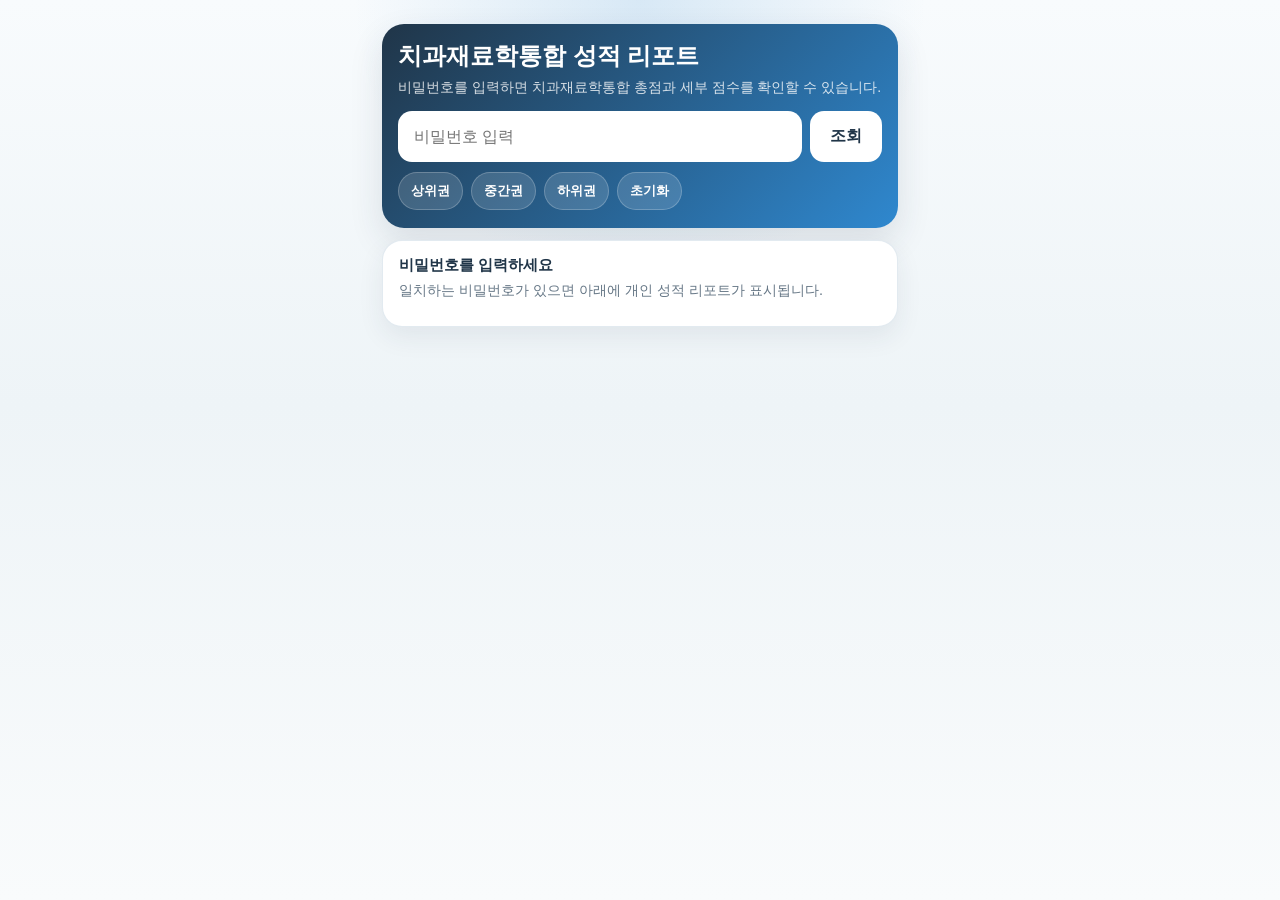
<file: 치과재료학통합/index.html>
<!DOCTYPE html>
<html lang="ko">
<head>
  <meta charset="UTF-8">
  <meta name="viewport" content="width=device-width, initial-scale=1.0, viewport-fit=cover">
  <meta name="theme-color" content="#203548">
  <title>치과재료학통합 성적 리포트</title>
  <style>
    :root {
      --primary: #203548;
      --accent: #2f88cf;
      --success: #2d9d67;
      --danger: #de5c4b;
      --surface: #ffffff;
      --surface-soft: #f6f9fb;
      --muted: #667786;
      --line: #dde6ed;
      --shadow: 0 14px 34px rgba(32, 53, 72, 0.12);
    }

    * { box-sizing: border-box; }

    body {
      margin: 0;
      font-family: "Malgun Gothic", "Apple SD Gothic Neo", "Noto Sans KR", sans-serif;
      color: var(--primary);
      background:
        radial-gradient(circle at top, rgba(47, 136, 207, 0.16), transparent 26%),
        linear-gradient(180deg, #f8fbfd 0%, #eef4f7 45%, #f9fbfc 100%);
      min-height: 100vh;
    }

    button, input { font: inherit; }
    button { border: 0; cursor: pointer; }

    .app {
      width: min(100%, 540px);
      margin: 0 auto;
      padding: 12px 12px 32px;
    }

    .hero {
      padding-top: max(12px, env(safe-area-inset-top));
      margin-bottom: 12px;
    }

    .hero-card {
      background: linear-gradient(135deg, var(--primary), var(--accent));
      color: #fff;
      border-radius: 22px;
      padding: 16px;
      box-shadow: var(--shadow);
    }

    .hero-title {
      margin: 0 0 5px;
      font-size: 1.5rem;
      font-weight: 800;
      letter-spacing: 0;
    }

    .hero-copy {
      margin: 0 0 14px;
      color: rgba(255, 255, 255, 0.82);
      font-size: 0.88rem;
      line-height: 1.45;
    }

    .search-wrap {
      display: grid;
      grid-template-columns: 1fr auto;
      gap: 8px;
    }

    .search {
      width: 100%;
      border: 0;
      border-radius: 14px;
      padding: 15px 16px;
      font-size: 1rem;
      color: var(--primary);
      background: #fff;
      outline: none;
    }

    .search:focus { box-shadow: 0 0 0 3px rgba(255, 255, 255, 0.3); }

    .action-btn {
      border-radius: 14px;
      padding: 15px 16px;
      background: #fff;
      color: var(--primary);
      min-width: 72px;
      font-weight: 800;
    }

    .chips, .search-suggestions {
      margin-top: 10px;
      display: flex;
      gap: 8px;
      overflow-x: auto;
      padding-bottom: 2px;
      scrollbar-width: none;
    }

    .chips::-webkit-scrollbar,
    .search-suggestions::-webkit-scrollbar { display: none; }

    .search-suggestions {
      display: none;
      flex-wrap: wrap;
    }

    .search-suggestions.visible { display: flex; }

    .chip, .suggestion-btn {
      background: rgba(255, 255, 255, 0.14);
      color: #fff;
      border: 1px solid rgba(255, 255, 255, 0.22);
      border-radius: 999px;
      padding: 9px 12px;
      font-size: 0.84rem;
      white-space: nowrap;
      font-weight: 700;
    }

    .panel {
      background: var(--surface);
      border: 1px solid rgba(221, 230, 237, 0.84);
      border-radius: 20px;
      box-shadow: 0 10px 26px rgba(32, 53, 72, 0.08);
    }

    .status {
      padding: 14px 16px;
      margin-bottom: 12px;
    }

    .status-title {
      margin: 0 0 4px;
      font-size: 0.96rem;
      font-weight: 800;
    }

    .status-copy {
      margin: 0;
      color: var(--muted);
      line-height: 1.5;
      font-size: 0.9rem;
    }

    .match-list {
      margin-top: 10px;
      display: flex;
      flex-wrap: wrap;
      gap: 8px;
    }

    .match-btn {
      padding: 8px 12px;
      border-radius: 999px;
      background: #e8f4fd;
      color: var(--accent);
      font-size: 0.84rem;
      border: 1px solid #cfe5f7;
      font-weight: 700;
    }

    .report {
      display: none;
      padding: 16px;
    }

    .report.visible { display: block; }

    .identity {
      display: grid;
      grid-template-columns: 1fr auto;
      gap: 12px;
      align-items: center;
    }

    .id-label {
      margin: 0;
      font-size: 1.45rem;
      font-weight: 800;
      letter-spacing: 0;
    }

    .sub-line {
      margin: 5px 0 0;
      color: var(--muted);
      font-size: 0.9rem;
    }

    .rank-pill {
      background: #e8f4fd;
      color: var(--accent);
      border: 1px solid #cfe5f7;
      border-radius: 999px;
      padding: 10px 14px;
      font-size: 1.04rem;
      font-weight: 800;
      white-space: nowrap;
    }

    .hero-score {
      margin-top: 14px;
      padding: 16px;
      border-radius: 18px;
      background: linear-gradient(180deg, #fafdff, #f3f8fb);
      border: 1px solid var(--line);
    }

    .hero-score-label {
      color: var(--muted);
      font-size: 0.84rem;
      font-weight: 700;
    }

    .hero-score-value {
      margin: 4px 0 0;
      font-size: 2.55rem;
      line-height: 1;
      font-weight: 900;
      letter-spacing: 0;
    }

    .hero-score-note {
      margin-top: 8px;
      color: var(--muted);
      font-size: 0.88rem;
    }

    .compare-row {
      margin-top: 14px;
      display: grid;
      gap: 10px;
    }

    .compare-item, .component-row {
      display: grid;
      grid-template-columns: 58px 1fr 72px;
      gap: 10px;
      align-items: center;
      font-size: 0.88rem;
      color: var(--muted);
    }

    .compare-item strong,
    .component-row strong {
      color: var(--primary);
      text-align: right;
    }

    .score-with-max {
      display: inline-flex;
      flex-direction: column;
      align-items: flex-end;
      gap: 2px;
      line-height: 1.15;
    }

    .score-max {
      color: var(--muted);
      font-size: 0.72rem;
      font-weight: 700;
    }

    .track {
      height: 12px;
      border-radius: 999px;
      background: #dbe6ee;
      overflow: hidden;
    }

    .fill {
      height: 100%;
      width: 0;
      border-radius: 999px;
      background: linear-gradient(90deg, var(--danger), #ffa071);
    }

    .fill.avg { background: linear-gradient(90deg, var(--accent), #82c6ff); }
    .fill.max { background: linear-gradient(90deg, var(--success), #8ad6a6); }
    .component-fill {
      height: 100%;
      border-radius: 999px;
      background: linear-gradient(90deg, var(--accent), var(--success));
    }

    .metric-grid {
      margin-top: 14px;
      display: grid;
      grid-template-columns: 1fr 1fr;
      gap: 10px;
    }

    .metric {
      padding: 12px;
      border-radius: 16px;
      background: var(--surface-soft);
      border: 1px solid var(--line);
    }

    .metric-label {
      color: var(--muted);
      font-size: 0.8rem;
      font-weight: 700;
    }

    .metric-value {
      margin-top: 5px;
      font-weight: 800;
      font-size: 1.02rem;
    }

    .section, .chart-panel {
      margin-top: 14px;
      padding: 14px;
      border-radius: 18px;
      background: var(--surface-soft);
      border: 1px solid var(--line);
    }

    .section-title {
      margin: 0 0 10px;
      font-size: 0.95rem;
      font-weight: 800;
    }

    .component-list { display: grid; gap: 10px; }

    .component-row {
      text-decoration: none;
      border-radius: 12px;
      padding: 4px;
      margin: -4px;
    }

    .component-row:hover,
    .component-row.active {
      background: #e8f4fd;
      color: var(--accent);
    }

    .component-row.active strong { color: var(--accent); }

    .summary-table {
      width: 100%;
      border-collapse: collapse;
      font-size: 0.88rem;
    }

    .summary-table td {
      padding: 10px 0;
      border-bottom: 1px solid var(--line);
    }

    .summary-table tr:last-child td { border-bottom: 0; }

    .summary-table td:last-child {
      text-align: right;
      font-weight: 700;
      color: var(--primary);
    }

    .highlight-row td:last-child { color: var(--danger); }

    svg {
      width: 100%;
      height: auto;
      display: block;
    }

    .dot-point { cursor: pointer; }

    @media (max-width: 390px) {
      .hero-score-value { font-size: 2.25rem; }
      .compare-item, .component-row { grid-template-columns: 50px 1fr 52px; }
    }
  </style>
</head>
<body>
  <div class="app">
    <div class="hero">
      <div class="hero-card">
        <h1 class="hero-title">치과재료학통합 성적 리포트</h1>
        <p class="hero-copy">비밀번호를 입력하면 치과재료학통합 총점과 세부 점수를 확인할 수 있습니다.</p>
        <div class="search-wrap">
          <input id="searchInput" class="search" type="text" placeholder="비밀번호 입력" inputmode="numeric" autocomplete="off">
          <button id="showBtn" class="action-btn" type="button">조회</button>
        </div>
        <div class="search-suggestions" id="searchSuggestions"></div>
        <div class="chips">
          <button class="chip" type="button" data-sample-kind="top">상위권</button>
          <button class="chip" type="button" data-sample-kind="middle">중간권</button>
          <button class="chip" type="button" data-sample-kind="low">하위권</button>
          <button class="chip" id="resetBtn" type="button">초기화</button>
        </div>
      </div>
    </div>

    <section class="panel status">
      <h2 class="status-title" id="statusTitle">비밀번호를 입력하세요</h2>
      <p class="status-copy" id="statusCopy">일치하는 비밀번호가 있으면 아래에 개인 성적 리포트가 표시됩니다.</p>
      <div class="match-list" id="matchList"></div>
    </section>

    <section class="panel report" id="reportCard">
      <div class="identity">
        <div>
          <h2 class="id-label" id="studentName">-</h2>
          <p class="sub-line" id="studentSub">-</p>
        </div>
        <div class="rank-pill" id="rankBadge">-</div>
      </div>

      <div class="hero-score">
        <div class="hero-score-label">치과재료학통합 총점</div>
        <div class="hero-score-value" id="heroScoreValue">0점</div>
        <div class="hero-score-note" id="heroScoreNote">-</div>
        <div class="compare-row">
          <div class="compare-item">
            <span>내 점수</span>
            <div class="track"><div class="fill" id="scoreFill"></div></div>
            <strong id="scoreValue">0점</strong>
          </div>
          <div class="compare-item">
            <span>평균</span>
            <div class="track"><div class="fill avg" id="avgFill"></div></div>
            <strong id="avgValue">0점</strong>
          </div>
          <div class="compare-item">
            <span>최고점</span>
            <div class="track"><div class="fill max" id="maxFill"></div></div>
            <strong id="maxValue">0점</strong>
          </div>
        </div>
      </div>

      <div class="metric-grid">
        <div class="metric">
          <div class="metric-label">상위 비율</div>
          <div class="metric-value" id="topPercentValue">-</div>
        </div>
        <div class="metric">
          <div class="metric-label">표준점수</div>
          <div class="metric-value" id="standardScoreValue">-</div>
        </div>
      </div>

      <div class="section">
        <h3 class="section-title">세부 점수</h3>
        <div class="component-list" id="componentList"></div>
      </div>

      <div class="section">
        <h3 class="section-title">요약</h3>
        <table class="summary-table">
          <tbody id="statsBody"></tbody>
        </table>
      </div>

      <div class="chart-panel">
        <h3 class="section-title" id="histogramTitle">총점수 분포</h3>
        <svg id="histogramChart" viewBox="0 0 340 220" aria-label="총점수 분포 차트"></svg>
      </div>

      <div class="chart-panel">
        <h3 class="section-title" id="dotChartTitle">비밀번호별 위치</h3>
        <svg id="dotChart" viewBox="0 0 340 240" aria-label="비밀번호별 점수 위치"></svg>
      </div>
    </section>
  </div>

  <script>
    const students = [{"id":"116","total":48.13,"midterm":38,"finalTotal":76,"objective":38,"ox":38},{"id":"206","total":40.07,"midterm":34,"finalTotal":59,"objective":24,"ox":35},{"id":"226","total":46.6,"midterm":36,"finalTotal":75,"objective":36,"ox":39},{"id":"307","total":46.93,"midterm":41,"finalTotal":67,"objective":32,"ox":35},{"id":"308","total":54.07,"midterm":44,"finalTotal":83,"objective":38,"ox":45},{"id":"318","total":52,"midterm":40,"finalTotal":84,"objective":40,"ox":44},{"id":"338","total":35.2,"midterm":27,"finalTotal":57,"objective":26,"ox":31},{"id":"414","total":43.2,"midterm":37,"finalTotal":63,"objective":26,"ox":37},{"id":"423","total":32.93,"midterm":16,"finalTotal":70,"objective":34,"ox":36},{"id":"502","total":34.6,"midterm":21,"finalTotal":66,"objective":30,"ox":36},{"id":"510","total":40.13,"midterm":33,"finalTotal":61,"objective":26,"ox":35},{"id":"524","total":36.8,"midterm":33,"finalTotal":51,"objective":22,"ox":29},{"id":"607","total":51.13,"midterm":43,"finalTotal":76,"objective":36,"ox":40},{"id":"720","total":32,"midterm":30,"finalTotal":42,"objective":10,"ox":32},{"id":"809","total":34,"midterm":30,"finalTotal":48,"objective":16,"ox":32},{"id":"823","total":50.2,"midterm":42,"finalTotal":75,"objective":34,"ox":41},{"id":"914","total":47.67,"midterm":40,"finalTotal":71,"objective":28,"ox":43},{"id":"919","total":44.33,"midterm":40,"finalTotal":61,"objective":28,"ox":33},{"id":"924","total":50.47,"midterm":43,"finalTotal":74,"objective":36,"ox":38},{"id":"1000","total":29.07,"midterm":24,"finalTotal":44,"objective":16,"ox":28},{"id":"1007","total":48.53,"midterm":37,"finalTotal":79,"objective":38,"ox":41},{"id":"1024","total":41.07,"midterm":29,"finalTotal":71,"objective":32,"ox":39},{"id":"1030","total":35.33,"midterm":30,"finalTotal":52,"objective":22,"ox":30},{"id":"1211","total":40.47,"midterm":33,"finalTotal":62,"objective":28,"ox":34},{"id":"1216","total":24.4,"midterm":19,"finalTotal":39,"objective":12,"ox":27},{"id":"1225","total":53.8,"midterm":43,"finalTotal":84,"objective":38,"ox":46},{"id":"1351","total":29.47,"midterm":23,"finalTotal":47,"objective":20,"ox":27},{"id":"1399","total":44.53,"midterm":37,"finalTotal":67,"objective":32,"ox":35},{"id":"1428","total":52.13,"midterm":43,"finalTotal":79,"objective":36,"ox":43},{"id":"1429","total":31.53,"midterm":27,"finalTotal":46,"objective":20,"ox":26},{"id":"1729","total":32.6,"midterm":26,"finalTotal":51,"objective":24,"ox":27},{"id":"1740","total":35.33,"midterm":30,"finalTotal":52,"objective":22,"ox":30},{"id":"2004","total":32.73,"midterm":19,"finalTotal":64,"objective":28,"ox":36},{"id":"2077","total":26.73,"midterm":19,"finalTotal":46,"objective":20,"ox":26},{"id":"2629","total":49.73,"midterm":39,"finalTotal":79,"objective":36,"ox":43},{"id":"2632","total":35.6,"midterm":26,"finalTotal":60,"objective":24,"ox":36},{"id":"2763","total":53,"midterm":40,"finalTotal":87,"objective":40,"ox":47},{"id":"2922","total":44.67,"midterm":35,"finalTotal":71,"objective":32,"ox":39},{"id":"2928","total":42.4,"midterm":39,"finalTotal":57,"objective":22,"ox":35},{"id":"2929","total":36.2,"midterm":32,"finalTotal":51,"objective":20,"ox":31},{"id":"2947","total":33.73,"midterm":29,"finalTotal":49,"objective":18,"ox":31},{"id":"3017","total":43,"midterm":35,"finalTotal":66,"objective":30,"ox":36},{"id":"3024","total":49.87,"midterm":42,"finalTotal":74,"objective":36,"ox":38},{"id":"3035","total":40.4,"midterm":29,"finalTotal":69,"objective":34,"ox":35},{"id":"3253","total":50,"midterm":40,"finalTotal":78,"objective":36,"ox":42},{"id":"3724","total":47.4,"midterm":39,"finalTotal":72,"objective":28,"ox":44},{"id":"3867","total":48.8,"midterm":38,"finalTotal":78,"objective":36,"ox":42},{"id":"4086","total":34.6,"midterm":21,"finalTotal":66,"objective":30,"ox":36},{"id":"4200","total":32.13,"midterm":28,"finalTotal":46,"objective":20,"ox":26},{"id":"4278","total":37.4,"midterm":24,"finalTotal":69,"objective":32,"ox":37},{"id":"4523","total":52.13,"midterm":43,"finalTotal":79,"objective":36,"ox":43},{"id":"4634","total":34.13,"midterm":23,"finalTotal":61,"objective":30,"ox":31},{"id":"4815","total":48.07,"midterm":39,"finalTotal":74,"objective":36,"ox":38},{"id":"4973","total":40.8,"midterm":33,"finalTotal":63,"objective":28,"ox":35},{"id":"5140","total":53.07,"midterm":44,"finalTotal":80,"objective":36,"ox":44},{"id":"5253","total":35.27,"midterm":26,"finalTotal":59,"objective":30,"ox":29},{"id":"5764","total":32.07,"midterm":29,"finalTotal":44,"objective":14,"ox":30},{"id":"5926","total":44.93,"midterm":36,"finalTotal":70,"objective":30,"ox":40},{"id":"6195","total":24.8,"midterm":23,"finalTotal":33,"objective":12,"ox":21},{"id":"6459","total":47.67,"midterm":40,"finalTotal":71,"objective":34,"ox":37},{"id":"6740","total":50.47,"midterm":43,"finalTotal":74,"objective":34,"ox":40},{"id":"6872","total":53.07,"midterm":44,"finalTotal":80,"objective":36,"ox":44},{"id":"7244","total":36.27,"midterm":36,"finalTotal":44,"objective":14,"ox":30},{"id":"7356","total":47.07,"midterm":39,"finalTotal":71,"objective":32,"ox":39},{"id":"7462","total":31.93,"midterm":31,"finalTotal":40,"objective":18,"ox":22},{"id":"7859","total":39.2,"midterm":32,"finalTotal":60,"objective":24,"ox":36},{"id":"8091","total":31.07,"midterm":29,"finalTotal":41,"objective":12,"ox":29},{"id":"8275","total":44.2,"midterm":37,"finalTotal":66,"objective":28,"ox":38},{"id":"8355","total":49.13,"midterm":38,"finalTotal":79,"objective":36,"ox":43},{"id":"8486","total":45.6,"midterm":41,"finalTotal":63,"objective":28,"ox":35},{"id":"9262","total":36.4,"midterm":34,"finalTotal":48,"objective":20,"ox":28},{"id":"9302","total":45.93,"midterm":36,"finalTotal":73,"objective":34,"ox":39},{"id":"9626","total":44.33,"midterm":40,"finalTotal":61,"objective":28,"ox":33},{"id":"9715","total":51.07,"midterm":39,"finalTotal":83,"objective":40,"ox":43},{"id":"9990","total":39.4,"midterm":34,"finalTotal":57,"objective":24,"ox":33}];
    const componentMeta = [
      { key: "midterm", label: "중간", max: 50 },
      { key: "finalTotal", label: "기말", max: 90 },
      { key: "objective", label: "객관식", max: 40 },
      { key: "ox", label: "OX", max: 50 }
    ];
    const metricMeta = [{ key: "total", label: "치과재료학통합 총점", max: 60 }, ...componentMeta];
    const count = students.length;
    let currentMetricKey = "total";

    const searchInput = document.getElementById("searchInput");
    const searchSuggestions = document.getElementById("searchSuggestions");
    const showBtn = document.getElementById("showBtn");
    const resetBtn = document.getElementById("resetBtn");
    const reportCard = document.getElementById("reportCard");
    const dotChartSvg = document.getElementById("dotChart");
    const statusTitle = document.getElementById("statusTitle");
    const statusCopy = document.getElementById("statusCopy");
    const matchList = document.getElementById("matchList");

    function formatNumber(value) {
      return Number.isInteger(value) ? String(value) : value.toFixed(2);
    }

    function getMetric(key) {
      return metricMeta.find(item => item.key === key) || metricMeta[0];
    }

    function getScores(metricKey) {
      return students.map(student => student[metricKey]);
    }

    function getMetricStats(metricKey) {
      const scores = getScores(metricKey);
      const mean = scores.reduce((sum, value) => sum + value, 0) / count;
      const sortedScores = [...scores].sort((a, b) => a - b);
      const median = count % 2 === 0 ? (sortedScores[count / 2 - 1] + sortedScores[count / 2]) / 2 : sortedScores[Math.floor(count / 2)];
      const variance = scores.reduce((sum, value) => sum + ((value - mean) ** 2), 0) / (count - 1);
      const std = Math.sqrt(variance);
      const minScore = Math.min(...scores);
      const topScore = Math.max(...scores);
      const scaleMax = Math.max(getMetric(metricKey).max, Math.ceil(topScore / 5) * 5);
      return { scores, mean, median, std, minScore, topScore, scaleMax };
    }

    function computeRank(score, metricKey) {
      const scores = getScores(metricKey);
      const higher = scores.filter(value => value > score).length;
      const tied = scores.filter(value => value === score).length;
      return { rank: higher + 1, tied, total: count };
    }

    function topPercentFromRank(rank) {
      return (rank / count) * 100;
    }

    function setStatus(title, copy, matches = []) {
      statusTitle.textContent = title;
      statusCopy.textContent = copy;
      matchList.innerHTML = "";
      matches.forEach(id => {
        const button = document.createElement("button");
        button.type = "button";
        button.className = "match-btn";
        button.textContent = id;
        button.addEventListener("click", () => {
          searchInput.value = id;
          renderStudentByQuery(id);
        });
        matchList.appendChild(button);
      });
    }

    function findMatches(query) {
      const normalized = query.trim();
      if (!normalized) return [];
      return students
        .filter(student => student.id.includes(normalized))
        .map(student => student.id)
        .slice(0, 12);
    }

    function renderSearchSuggestions(matches) {
      searchSuggestions.innerHTML = "";
      if (!matches.length) {
        searchSuggestions.classList.remove("visible");
        return;
      }

      matches.slice(0, 5).forEach(id => {
        const button = document.createElement("button");
        button.type = "button";
        button.className = "suggestion-btn";
        button.textContent = id;
        button.addEventListener("click", () => {
          searchInput.value = id;
          renderStudentByQuery(id);
        });
        searchSuggestions.appendChild(button);
      });
      searchSuggestions.classList.add("visible");
    }

    function renderComponents(student, metricKey) {
      const componentList = document.getElementById("componentList");
      componentList.innerHTML = "";
      const totalRow = document.createElement("a");
      totalRow.className = `component-row${metricKey === "total" ? " active" : ""}`;
      totalRow.href = `#total:${student.id}`;
      totalRow.innerHTML = `<span>합계</span><div class="track"><div class="component-fill" style="width: ${(student.total / getMetric("total").max) * 100}%"></div></div><strong class="score-with-max"><span>${formatNumber(student.total)}점</span><span class="score-max">/${getMetric("total").max}점</span></strong>`;
      componentList.appendChild(totalRow);

      componentMeta.forEach(item => {
        const value = student[item.key];
        const percent = Math.max(0, Math.min(100, (value / item.max) * 100));
        const row = document.createElement("a");
        row.className = `component-row${metricKey === item.key ? " active" : ""}`;
        row.href = `#${item.key}:${student.id}`;
        row.innerHTML = `<span>${item.label}</span><div class="track"><div class="component-fill" style="width: ${percent}%"></div></div><strong class="score-with-max"><span>${formatNumber(value)}점</span><span class="score-max">/${item.max}점</span></strong>`;
        componentList.appendChild(row);
      });
    }

    function renderStatsTable(student, metricKey) {
      const statsBody = document.getElementById("statsBody");
      const metric = getMetric(metricKey);
      const stats = getMetricStats(metricKey);
      const score = student[metricKey];
      const { rank, tied, total } = computeRank(score, metricKey);
      const topPercent = topPercentFromRank(rank);
      const zScore = stats.std > 0 ? (score - stats.mean) / stats.std : 0;
      const standardScore = Math.round(100 + 20 * zScore);
      const rows = [
        ["순위", `${rank}등${tied > 1 ? ` (공동 ${tied}명)` : ""}`],
        ["상위 비율", `${topPercent.toFixed(1)}%`],
        ["평균", `${stats.mean.toFixed(2)}점`],
        ["중앙값", `${stats.median.toFixed(2)}점`],
        ["표준편차", `${stats.std.toFixed(2)}`],
        ["최고 / 최저", `${formatNumber(stats.topScore)}점 / ${formatNumber(stats.minScore)}점`]
      ];

      statsBody.innerHTML = "";
      rows.forEach(([label, value], index) => {
        const tr = document.createElement("tr");
        if (index === 0 || index === 1) tr.className = "highlight-row";
        tr.innerHTML = `<td>${label}</td><td>${value}</td>`;
        statsBody.appendChild(tr);
      });

      document.getElementById("studentName").textContent = `비밀번호 ${student.id}`;
      document.getElementById("studentSub").textContent = `${total}명 중 ${score >= stats.mean ? "평균 이상" : "평균 미만"}`;
      document.getElementById("rankBadge").textContent = `${rank}등`;
      document.querySelector(".hero-score-label").textContent = `${metric.label} 점수`;
      document.getElementById("heroScoreValue").textContent = `${formatNumber(score)}점`;
      document.getElementById("heroScoreNote").textContent = `${metric.max}점 만점 · 평균 ${stats.mean.toFixed(2)}점 대비 ${score >= stats.mean ? "+" : ""}${(score - stats.mean).toFixed(2)}점`;
      document.getElementById("topPercentValue").textContent = `${topPercent.toFixed(1)}%`;
      document.getElementById("standardScoreValue").textContent = `${standardScore}점`;
      document.getElementById("histogramTitle").textContent = `${metric.label} 분포`;
      document.getElementById("dotChartTitle").textContent = `${metric.label} 비밀번호별 위치`;
      document.getElementById("scoreFill").style.width = `${(score / stats.scaleMax) * 100}%`;
      document.getElementById("avgFill").style.width = `${(stats.mean / stats.scaleMax) * 100}%`;
      document.getElementById("maxFill").style.width = `${(stats.topScore / stats.scaleMax) * 100}%`;
      document.getElementById("scoreValue").textContent = `${formatNumber(score)}점`;
      document.getElementById("avgValue").textContent = `${stats.mean.toFixed(1)}점`;
      document.getElementById("maxValue").textContent = `${formatNumber(stats.topScore)}점`;
      return { rank, topPercent };
    }

    function svgText(x, y, text, options = "") {
      return `<text x="${x}" y="${y}" ${options}>${text}</text>`;
    }

    function renderHistogram(student, metricKey) {
      const svg = document.getElementById("histogramChart");
      const metric = getMetric(metricKey);
      const stats = getMetricStats(metricKey);
      const width = 340;
      const height = 220;
      const margin = { top: 16, right: 12, bottom: 34, left: 28 };
      const chartWidth = width - margin.left - margin.right;
      const chartHeight = height - margin.top - margin.bottom;
      const bins = 8;
      const step = (stats.scaleMax - stats.minScore) / bins || 1;
      const counts = new Array(bins).fill(0);

      stats.scores.forEach(score => {
        const rawIndex = Math.floor((score - stats.minScore) / step);
        const index = Math.max(0, Math.min(bins - 1, rawIndex));
        counts[index] += 1;
      });

      const maxCount = Math.max(...counts);
      const barWidth = chartWidth / bins;
      const score = student[metricKey];
      const scoreX = margin.left + ((score - stats.minScore) / (stats.scaleMax - stats.minScore || 1)) * chartWidth;
      let content = "";

      for (let i = 0; i <= 4; i += 1) {
        const y = margin.top + (chartHeight / 4) * i;
        content += `<line x1="${margin.left}" y1="${y}" x2="${width - margin.right}" y2="${y}" stroke="#e6eef4" stroke-width="1" />`;
      }

      counts.forEach((countValue, index) => {
        const barHeight = maxCount === 0 ? 0 : (countValue / maxCount) * (chartHeight - 10);
        const x = margin.left + index * barWidth + 3;
        const y = margin.top + chartHeight - barHeight;
        const leftScore = stats.minScore + index * step;
        const rightScore = leftScore + step;
        const highlighted = score >= leftScore && (score < rightScore || index === bins - 1);
        content += `<rect x="${x}" y="${y}" width="${barWidth - 6}" height="${barHeight}" rx="6" fill="${highlighted ? "#de5c4b" : "#5dade2"}" opacity="${highlighted ? "0.98" : "0.82"}" />`;
      });

      content += `<line x1="${scoreX}" y1="${margin.top - 2}" x2="${scoreX}" y2="${margin.top + chartHeight}" stroke="#c0392b" stroke-width="3" stroke-dasharray="6 6" />`;
      content += svgText(scoreX, margin.top - 6, formatNumber(score), 'text-anchor="middle" font-size="11" font-weight="700" fill="#c0392b"');
      content += svgText(width - margin.right, height - 14, metric.label, 'text-anchor="end" font-size="10" fill="#667786"');
      svg.innerHTML = content;
    }

    function renderDotChart(student, metricKey) {
      const svg = dotChartSvg;
      const metric = getMetric(metricKey);
      const stats = getMetricStats(metricKey);
      const width = 340;
      const height = 240;
      const margin = { top: 16, right: 18, bottom: 34, left: 48 };
      const chartWidth = width - margin.left - margin.right;
      const chartHeight = height - margin.top - margin.bottom;
      const numericIds = students.map((entry, index) => {
        const parsed = Number(entry.id);
        return Number.isFinite(parsed) ? parsed : index;
      });
      const minId = Math.min(...numericIds);
      const maxId = Math.max(...numericIds);

      const yForScore = score => {
        const ratio = (score - stats.minScore) / (stats.topScore - stats.minScore || 1);
        return margin.top + chartHeight - ratio * chartHeight;
      };
      const xForId = id => {
        const parsed = Number(id);
        const safeId = Number.isFinite(parsed) ? parsed : minId;
        const ratio = (safeId - minId) / (maxId - minId || 1);
        return margin.left + ratio * chartWidth;
      };

      let content = `<line x1="${margin.left}" y1="${height - margin.bottom}" x2="${width - margin.right}" y2="${height - margin.bottom}" stroke="#d7e0e7" stroke-width="2" />`;
      const tickStep = metric.max <= 10 ? 1 : 5;
      for (let score = Math.floor(stats.minScore / tickStep) * tickStep; score <= Math.ceil(stats.topScore / tickStep) * tickStep; score += tickStep) {
        const y = yForScore(Math.max(stats.minScore, Math.min(stats.topScore, score)));
        content += `<line x1="${margin.left}" y1="${y}" x2="${width - margin.right}" y2="${y}" stroke="#edf2f6" stroke-width="1" />`;
        content += svgText(10, y + 4, `${score}`, 'font-size="10" fill="#667786"');
      }

      const xTicks = [minId, minId + (maxId - minId) / 3, minId + ((maxId - minId) * 2) / 3, maxId];
      xTicks.forEach(value => {
        const x = xForId(value);
        content += `<line x1="${x}" y1="${margin.top}" x2="${x}" y2="${height - margin.bottom}" stroke="#f1f5f8" stroke-width="1" />`;
        content += svgText(x, height - 10, `${Math.round(value)}`, 'text-anchor="middle" font-size="9" fill="#667786"');
      });

      students.forEach((entry, index) => {
        const baseX = xForId(entry.id);
        const y = yForScore(entry[metricKey]);
        const jitter = ((index % 3) - 1) * 4;
        const x = Math.max(margin.left + 4, Math.min(width - margin.right - 4, baseX + jitter));
        const isTarget = entry.id === student.id;
        content += `<circle class="dot-point" data-student="${entry.id}" cx="${x}" cy="${y}" r="${isTarget ? 8 : 5.2}" fill="${isTarget ? "#de5c4b" : "#85c1e9"}" stroke="${isTarget ? "#ffffff" : "transparent"}" stroke-width="2"><title>${entry.id} (${formatNumber(entry[metricKey])}점)</title></circle>`;
      });

      const studentX = xForId(student.id);
      const meanY = yForScore(stats.mean);
      content += `<line x1="${studentX}" y1="${margin.top}" x2="${studentX}" y2="${height - margin.bottom}" stroke="#de5c4b" stroke-width="1.5" stroke-dasharray="4 4" opacity="0.55" />`;
      content += `<line x1="${margin.left}" y1="${meanY}" x2="${width - margin.right}" y2="${meanY}" stroke="#203548" stroke-width="2" stroke-dasharray="5 5" />`;
      content += svgText(width - 8, meanY - 5, `평균 ${stats.mean.toFixed(1)}`, 'text-anchor="end" font-size="10" fill="#203548" font-weight="700"');
      content += svgText(width - 8, margin.top + 10, "비밀번호", 'text-anchor="end" font-size="10" fill="#667786"');
      svg.innerHTML = content;
    }

    function renderStudent(student, metricKey = "total") {
      currentMetricKey = getMetric(metricKey).key;
      const metric = getMetric(currentMetricKey);
      const { rank, topPercent } = renderStatsTable(student, currentMetricKey);
      renderComponents(student, currentMetricKey);
      renderHistogram(student, currentMetricKey);
      renderDotChart(student, currentMetricKey);
      reportCard.classList.add("visible");
      setStatus(
        `${student.id} ${metric.label} 리포트가 표시되었습니다`,
        `${metric.label} ${formatNumber(student[currentMetricKey])}점, ${count}명 중 ${rank}등, 상위 ${topPercent.toFixed(1)}%입니다.`
      );
    }

    function renderStudentByQuery(query) {
      const normalized = query.trim();
      const exact = students.find(student => student.id === normalized);
      if (exact) {
        renderSearchSuggestions([]);
        renderStudent(exact, currentMetricKey);
        return;
      }

      const matches = findMatches(normalized);
      reportCard.classList.remove("visible");

      if (!normalized) {
        renderSearchSuggestions([]);
        setStatus("비밀번호를 입력하세요", "일치하는 비밀번호가 있으면 아래에 개인 성적 리포트가 표시됩니다.");
        return;
      }

      if (matches.length === 1) {
        renderSearchSuggestions([]);
        renderStudent(students.find(entry => entry.id === matches[0]), currentMetricKey);
        return;
      }

      if (matches.length > 1) {
        renderSearchSuggestions(matches);
        setStatus("여러 후보가 있습니다", "아래 비밀번호 버튼 중 하나를 선택하세요.", matches);
        return;
      }

      renderSearchSuggestions([]);
      setStatus("일치하는 비밀번호가 없습니다", "입력값을 다시 확인해 주세요.");
    }

    function sampleByKind(kind) {
      const ordered = [...students].sort((a, b) => b.total - a.total);
      if (kind === "top") return ordered[0].id;
      if (kind === "middle") return ordered[Math.floor(ordered.length / 2)].id;
      return ordered[ordered.length - 1].id;
    }

    function renderRoute() {
      const raw = decodeURIComponent(window.location.hash.replace(/^#/, ""));
      const [metricKey, studentId] = raw.split(":");
      const metric = getMetric(metricKey);
      const student = students.find(entry => entry.id === studentId);
      if (!student) return;
      searchInput.value = student.id;
      renderSearchSuggestions([]);
      renderStudent(student, metric.key);
    }

    showBtn.addEventListener("click", () => renderStudentByQuery(searchInput.value));
    searchInput.addEventListener("input", () => renderStudentByQuery(searchInput.value));
    searchInput.addEventListener("keydown", event => {
      if (event.key === "Enter") {
        event.preventDefault();
        renderStudentByQuery(searchInput.value);
      }
    });

    resetBtn.addEventListener("click", () => {
      searchInput.value = "";
      reportCard.classList.remove("visible");
      renderSearchSuggestions([]);
      setStatus("비밀번호를 입력하세요", "일치하는 비밀번호가 있으면 아래에 개인 성적 리포트가 표시됩니다.");
      searchInput.focus();
    });

    document.querySelectorAll("[data-sample-kind]").forEach(button => {
      button.addEventListener("click", () => {
        const sample = sampleByKind(button.getAttribute("data-sample-kind"));
        searchInput.value = sample;
        renderStudentByQuery(sample);
      });
    });

    dotChartSvg.addEventListener("click", event => {
      const target = event.target;
      if (!(target instanceof SVGElement)) return;
      const studentId = target.getAttribute("data-student");
      if (!studentId) return;
      searchInput.value = studentId;
      window.location.hash = `${currentMetricKey}:${studentId}`;
    });

    window.addEventListener("hashchange", renderRoute);
    renderRoute();
  </script>
</body>
</html>
</file>
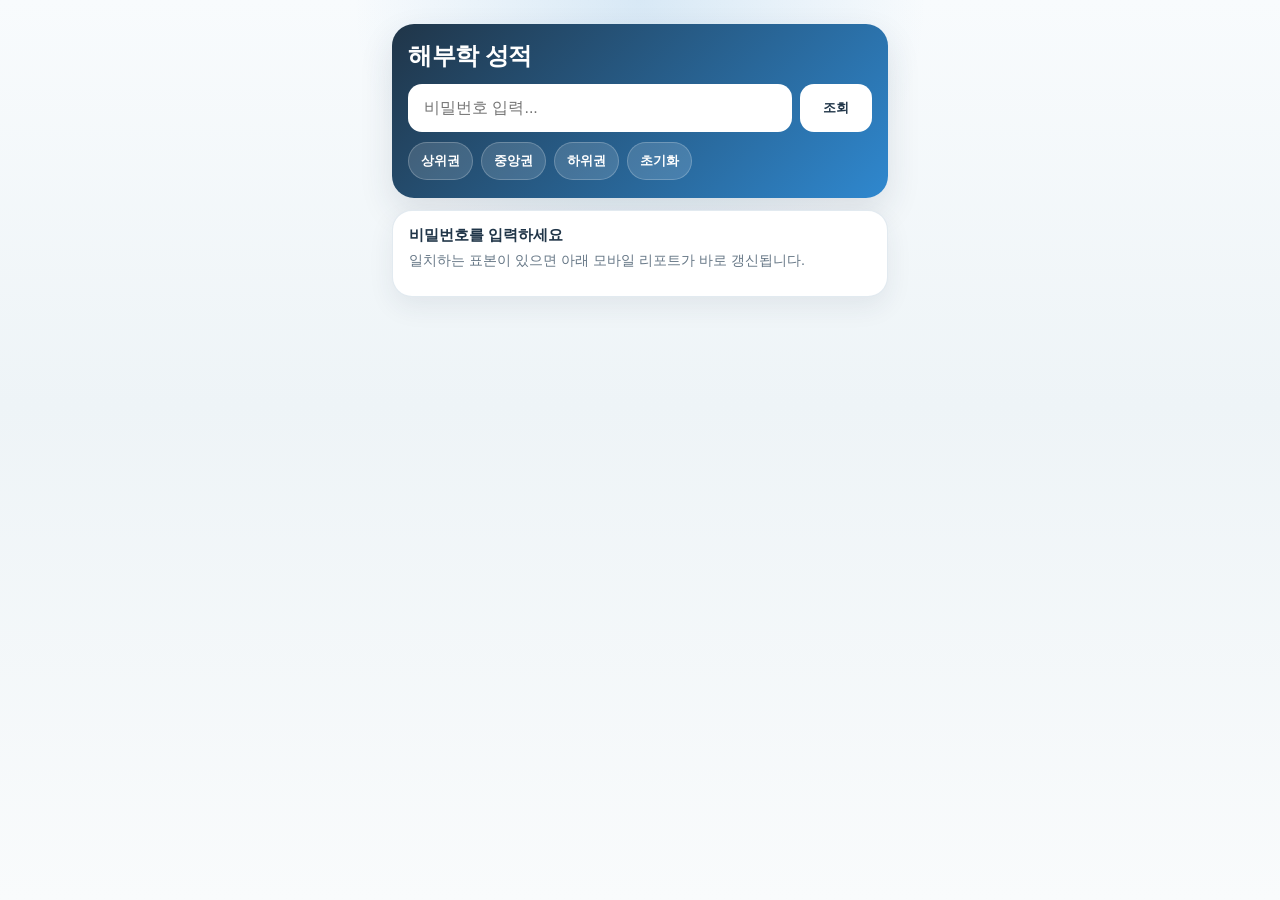
<file: 해부학/index.html>
<!DOCTYPE html>
<html lang="ko">
<head>
  <meta charset="UTF-8">
  <meta name="viewport" content="width=device-width, initial-scale=1.0, viewport-fit=cover">
  <meta name="theme-color" content="#203548">
  <meta name="apple-mobile-web-app-capable" content="yes">
  <meta name="apple-mobile-web-app-status-bar-style" content="default">
  <meta name="apple-mobile-web-app-title" content="해부학 성적">
  <link rel="manifest" href="./manifest.webmanifest">
  <link rel="icon" href="./icons/icon.svg" type="image/svg+xml">
  <link rel="apple-touch-icon" href="./icons/icon.svg">
  <title>해부학 성적 모바일</title>
  <style>
    :root {
      --primary: #203548;
      --accent: #2f88cf;
      --accent-soft: #e8f4fd;
      --danger: #de5c4b;
      --success: #2d9d67;
      --surface: #ffffff;
      --surface-soft: #f6f9fb;
      --muted: #667786;
      --line: #dde6ed;
      --shadow: 0 14px 34px rgba(32, 53, 72, 0.12);
    }

    * { box-sizing: border-box; }

    body {
      margin: 0;
      font-family: "Malgun Gothic", "Apple SD Gothic Neo", "Noto Sans KR", sans-serif;
      color: var(--primary);
      background:
        radial-gradient(circle at top, rgba(47, 136, 207, 0.16), transparent 26%),
        linear-gradient(180deg, #f8fbfd 0%, #eef4f7 45%, #f9fbfc 100%);
      min-height: 100vh;
    }

    .app {
      width: min(100%, 520px);
      margin: 0 auto;
      padding: 12px 12px 32px;
    }

    .hero {
      padding-top: max(12px, env(safe-area-inset-top));
      margin-bottom: 12px;
    }

    .hero-card {
      background: linear-gradient(135deg, var(--primary), var(--accent));
      color: #fff;
      border-radius: 22px;
      padding: 16px;
      box-shadow: var(--shadow);
    }

    .hero-title {
      margin: 0 0 12px;
      font-size: 1.5rem;
      font-weight: 800;
      letter-spacing: -0.02em;
    }

    .search-wrap {
      display: grid;
      grid-template-columns: 1fr auto;
      gap: 8px;
    }

    .search-suggestions {
      margin-top: 10px;
      display: none;
      gap: 8px;
      flex-wrap: wrap;
    }

    .search-suggestions.visible {
      display: flex;
    }

    .suggestion-btn {
      padding: 8px 12px;
      border-radius: 999px;
      background: rgba(255, 255, 255, 0.14);
      color: #fff;
      border: 1px solid rgba(255, 255, 255, 0.22);
      font-size: 0.82rem;
      font-weight: 700;
    }

    .search {
      width: 100%;
      border: 0;
      border-radius: 14px;
      padding: 15px 16px;
      font-size: 1rem;
      color: var(--primary);
      background: #fff;
      outline: none;
    }

    .search:focus {
      box-shadow: 0 0 0 3px rgba(47, 136, 207, 0.24);
    }

    button {
      border: 0;
      border-radius: 14px;
      padding: 15px 16px;
      font-weight: 800;
      cursor: pointer;
    }

    .action-btn {
      background: #fff;
      color: var(--primary);
      min-width: 72px;
    }

    .chips {
      margin-top: 10px;
      display: flex;
      gap: 8px;
      overflow-x: auto;
      padding-bottom: 2px;
      scrollbar-width: none;
    }

    .chips::-webkit-scrollbar { display: none; }

    .chip {
      background: rgba(255, 255, 255, 0.14);
      color: #fff;
      border: 1px solid rgba(255, 255, 255, 0.22);
      border-radius: 999px;
      padding: 9px 12px;
      font-size: 0.84rem;
      white-space: nowrap;
    }

    .panel {
      background: var(--surface);
      border: 1px solid rgba(221, 230, 237, 0.84);
      border-radius: 20px;
      box-shadow: 0 10px 26px rgba(32, 53, 72, 0.08);
    }

    .status {
      padding: 14px 16px;
      margin-bottom: 12px;
    }

    .status-title {
      margin: 0 0 4px;
      font-size: 0.96rem;
      font-weight: 800;
    }

    .status-copy {
      margin: 0;
      color: var(--muted);
      line-height: 1.5;
      font-size: 0.9rem;
    }

    .match-list {
      margin-top: 10px;
      display: flex;
      flex-wrap: wrap;
      gap: 8px;
    }

    .match-btn {
      padding: 8px 12px;
      border-radius: 999px;
      background: var(--accent-soft);
      color: var(--accent);
      font-size: 0.84rem;
      border: 1px solid #cfe5f7;
    }

    .report {
      display: none;
      padding: 16px;
    }

    .report.visible { display: block; }

    .identity {
      display: grid;
      grid-template-columns: 1fr auto;
      gap: 12px;
      align-items: center;
    }

    .id-label {
      margin: 0;
      font-size: 1.45rem;
      font-weight: 800;
      letter-spacing: -0.02em;
    }

    .sub-line {
      margin: 5px 0 0;
      color: var(--muted);
      font-size: 0.9rem;
    }

    .rank-pill {
      background: var(--accent-soft);
      color: var(--accent);
      border: 1px solid #cfe5f7;
      border-radius: 999px;
      padding: 10px 14px;
      font-size: 1.04rem;
      font-weight: 800;
    }

    .hero-score {
      margin-top: 14px;
      padding: 14px;
      border-radius: 18px;
      background: linear-gradient(180deg, #fafdff, #f3f8fb);
      border: 1px solid var(--line);
    }

    .hero-score-label {
      color: var(--muted);
      font-size: 0.84rem;
    }

    .hero-score-value {
      margin: 4px 0 0;
      font-size: 2rem;
      font-weight: 900;
      letter-spacing: -0.04em;
    }

    .compare-row {
      margin-top: 12px;
      display: grid;
      gap: 10px;
    }

    .compare-item {
      display: grid;
      grid-template-columns: 52px 1fr auto;
      gap: 10px;
      align-items: center;
      font-size: 0.88rem;
      color: var(--muted);
    }

    .track {
      height: 12px;
      border-radius: 999px;
      background: #dbe6ee;
      overflow: hidden;
    }

    .fill {
      height: 100%;
      width: 0;
      border-radius: 999px;
      background: linear-gradient(90deg, var(--danger), #ffa071);
    }

    .fill.avg {
      background: linear-gradient(90deg, var(--accent), #82c6ff);
    }

    .fill.max {
      background: linear-gradient(90deg, var(--success), #8ad6a6);
    }

    .metric-grid {
      margin-top: 14px;
      display: grid;
      grid-template-columns: 1fr 1fr;
      gap: 10px;
    }

    .metric {
      padding: 12px;
      border-radius: 16px;
      background: var(--surface-soft);
      border: 1px solid var(--line);
    }

    .metric-label {
      color: var(--muted);
      font-size: 0.8rem;
    }

    .metric-value {
      margin-top: 5px;
      font-weight: 800;
      font-size: 1.02rem;
    }

    .section {
      margin-top: 14px;
      padding: 14px;
      border-radius: 18px;
      background: var(--surface-soft);
      border: 1px solid var(--line);
    }

    .section-title {
      margin: 0 0 10px;
      font-size: 0.95rem;
      font-weight: 800;
    }

    .summary-table {
      width: 100%;
      border-collapse: collapse;
      font-size: 0.88rem;
    }

    .summary-table td {
      padding: 10px 0;
      border-bottom: 1px solid var(--line);
    }

    .summary-table tr:last-child td { border-bottom: 0; }

    .summary-table td:last-child {
      text-align: right;
      font-weight: 700;
      color: var(--primary);
    }

    .highlight-row td:last-child {
      color: var(--danger);
    }

    .chart-panel {
      margin-top: 14px;
      padding: 14px;
      border-radius: 18px;
      background: var(--surface-soft);
      border: 1px solid var(--line);
    }

    svg {
      width: 100%;
      height: auto;
      display: block;
    }

    .dot-point {
      cursor: pointer;
    }
  </style>
</head>
<body>
  <div class="app">
    <div class="hero">
      <div class="hero-card">
        <h1 class="hero-title">해부학 성적</h1>
        <div class="search-wrap">
          <input id="searchInput" class="search" type="text" placeholder="비밀번호 입력..." inputmode="numeric" autocomplete="off">
          <button id="showBtn" class="action-btn" type="button">조회</button>
        </div>
        <div class="search-suggestions" id="searchSuggestions"></div>
        <div class="chips">
          <button class="chip" type="button" data-sample="6740">상위권</button>
          <button class="chip" type="button" data-sample="6459">중앙권</button>
          <button class="chip" type="button" data-sample="422">하위권</button>
          <button class="chip" id="resetBtn" type="button">초기화</button>
        </div>
      </div>
    </div>

    <section class="panel status">
      <h2 class="status-title" id="statusTitle">비밀번호를 입력하세요</h2>
      <p class="status-copy" id="statusCopy">일치하는 표본이 있으면 아래 모바일 리포트가 바로 갱신됩니다.</p>
      <div class="match-list" id="matchList"></div>
    </section>

    <section class="panel report" id="reportCard">
      <div class="identity">
        <div>
          <h2 class="id-label" id="studentName">-</h2>
          <p class="sub-line" id="studentSub">-</p>
        </div>
        <div class="rank-pill" id="rankBadge">-</div>
      </div>

      <div class="hero-score">
        <div class="hero-score-label">해부학 점수</div>
        <div class="hero-score-value" id="heroScoreValue">0.00</div>

        <div class="compare-row">
          <div class="compare-item">
            <span>내 점수</span>
            <div class="track"><div class="fill" id="scoreFill"></div></div>
            <strong id="scoreValue">0</strong>
          </div>
          <div class="compare-item">
            <span>평균</span>
            <div class="track"><div class="fill avg" id="avgFill"></div></div>
            <strong id="avgValue">0</strong>
          </div>
          <div class="compare-item">
            <span>최고점</span>
            <div class="track"><div class="fill max" id="maxFill"></div></div>
            <strong id="maxValue">0</strong>
          </div>
        </div>
      </div>

      <div class="metric-grid">
        <div class="metric">
          <div class="metric-label">상위 비율</div>
          <div class="metric-value" id="topPercentValue">-</div>
        </div>
        <div class="metric">
          <div class="metric-label">표준점수</div>
          <div class="metric-value" id="standardScoreValue">-</div>
        </div>
      </div>

      <div class="section">
        <h3 class="section-title">요약</h3>
        <table class="summary-table">
          <tbody id="statsBody"></tbody>
        </table>
      </div>

      <div class="chart-panel">
        <h3 class="section-title">점수 분포</h3>
        <svg id="histogramChart" viewBox="0 0 340 220" aria-label="히스토그램"></svg>
      </div>

      <div class="chart-panel">
        <h3 class="section-title">표본 위치</h3>
        <svg id="dotChart" viewBox="0 0 340 240" aria-label="표본 위치"></svg>
      </div>
    </section>
  </div>

  <script>
    const students = [{"id":"116","score":45.03},{"id":"206","score":38.85},{"id":"226","score":45.69},{"id":"242","score":25.82},{"id":"307","score":41.51},{"id":"308","score":49.64},{"id":"338","score":29.939999999999998},{"id":"412","score":28.85},{"id":"414","score":36.42},{"id":"422","score":22.6},{"id":"423","score":36.97},{"id":"502","score":39.51},{"id":"510","score":29.509999999999998},{"id":"522","score":50.55},{"id":"524","score":48.42},{"id":"607","score":42.239999999999995},{"id":"720","score":35.69},{"id":"721","score":33.51},{"id":"809","score":32.12},{"id":"823","score":51.400000000000006},{"id":"914","score":42.78},{"id":"917","score":35.22},{"id":"919","score":48.67},{"id":"924","score":52.31},{"id":"1007","score":46.55},{"id":"1024","score":47.03},{"id":"1030","score":43.45},{"id":"1211","score":42.55},{"id":"1216","score":27.759999999999998},{"id":"1227","score":48.67},{"id":"1289","score":51.760000000000005},{"id":"1351","score":26.119999999999997},{"id":"1428","score":43.760000000000005},{"id":"1429","score":26.85},{"id":"1519","score":43.879999999999995},{"id":"1729","score":33.82},{"id":"1740","score":30.310000000000002},{"id":"1879","score":42.85},{"id":"2004","score":31.689999999999998},{"id":"2009","score":29.82},{"id":"2026","score":43.879999999999995},{"id":"2077","score":34.239999999999995},{"id":"2629","score":42.36},{"id":"2632","score":37.33},{"id":"2671","score":30.73},{"id":"2763","score":50.97},{"id":"2922","score":40.239999999999995},{"id":"2928","score":42.18},{"id":"2929","score":36.49},{"id":"3017","score":43.82},{"id":"3024","score":45.82},{"id":"3035","score":36.67},{"id":"3101","score":37.94},{"id":"3253","score":48.85},{"id":"3724","score":50.97},{"id":"3867","score":47.22},{"id":"4086","score":40.67},{"id":"4200","score":33.69},{"id":"4278","score":30.490000000000002},{"id":"4523","score":48.42},{"id":"4634","score":35.22},{"id":"4729","score":25.15},{"id":"4815","score":43.269999999999996},{"id":"4973","score":44.91},{"id":"5140","score":48.85},{"id":"5253","score":29.45},{"id":"5764","score":30.55},{"id":"5926","score":49.22},{"id":"6195","score":32.78},{"id":"6230","score":47.33},{"id":"6459","score":40.49},{"id":"6740","score":53.64},{"id":"6872","score":48.85},{"id":"7244","score":33.64},{"id":"7356","score":43.82},{"id":"7462","score":39.64},{"id":"7859","score":35.58},{"id":"8091","score":31.76},{"id":"8275","score":38.120000000000005},{"id":"8355","score":52.18},{"id":"8486","score":45.45},{"id":"9262","score":27.22},{"id":"9302","score":40.49},{"id":"9477","score":37.879999999999995},{"id":"9536","score":39.760000000000005},{"id":"9626","score":39.64},{"id":"9715","score":42.36},{"id":"9876","score":40.18},{"id":"9999","score":51.09}];
    const scores = students.map(student => student.score);
    const count = scores.length;
    const mean = scores.reduce((sum, value) => sum + value, 0) / count;
    const sortedScores = [...scores].sort((a, b) => a - b);
    const median = count % 2 === 0
      ? (sortedScores[count / 2 - 1] + sortedScores[count / 2]) / 2
      : sortedScores[Math.floor(count / 2)];
    const variance = scores.reduce((sum, value) => sum + ((value - mean) ** 2), 0) / (count - 1);
    const std = Math.sqrt(variance);
    const minScore = Math.min(...scores);
    const topScore = Math.max(...scores);
    const scaleMax = Math.ceil(topScore / 5) * 5;

    const searchInput = document.getElementById("searchInput");
    const searchSuggestions = document.getElementById("searchSuggestions");
    const showBtn = document.getElementById("showBtn");
    const resetBtn = document.getElementById("resetBtn");
    const reportCard = document.getElementById("reportCard");
    const dotChartSvg = document.getElementById("dotChart");
    const statusTitle = document.getElementById("statusTitle");
    const statusCopy = document.getElementById("statusCopy");
    const matchList = document.getElementById("matchList");

    function formatNumber(value) {
      return Number.isInteger(value) ? String(value) : value.toFixed(2);
    }

    function computeRank(score) {
      const higher = scores.filter(value => value > score).length;
      const tied = scores.filter(value => value === score).length;
      return { rank: higher + 1, tied, total: count };
    }

    function topPercentFromRank(rank) {
      return (rank / count) * 100;
    }

    function setStatus(title, copy, matches = []) {
      statusTitle.textContent = title;
      statusCopy.textContent = copy;
      matchList.innerHTML = "";
      matches.forEach(id => {
        const button = document.createElement("button");
        button.type = "button";
        button.className = "match-btn";
        button.textContent = id;
        button.addEventListener("click", () => {
          searchInput.value = id;
          renderStudentByQuery(id);
        });
        matchList.appendChild(button);
      });
    }

    function findMatches(query) {
      const normalized = query.trim();
      if (!normalized) return [];
      return students
        .filter(student => student.id.includes(normalized))
        .map(student => student.id)
        .slice(0, 12);
    }

    function renderSearchSuggestions(matches) {
      searchSuggestions.innerHTML = "";
      if (!matches.length) {
        searchSuggestions.classList.remove("visible");
        return;
      }

      matches.slice(0, 5).forEach(id => {
        const button = document.createElement("button");
        button.type = "button";
        button.className = "suggestion-btn";
        button.textContent = id;
        button.addEventListener("click", () => {
          searchInput.value = id;
          renderStudentByQuery(id);
        });
        searchSuggestions.appendChild(button);
      });

      searchSuggestions.classList.add("visible");
    }

    function renderStatsTable(student) {
      const statsBody = document.getElementById("statsBody");
      const { rank, tied, total } = computeRank(student.score);
      const topPercent = topPercentFromRank(rank);
      const zScore = std > 0 ? (student.score - mean) / std : 0;
      const standardScore = Math.round(100 + 20 * zScore);

      const rows = [
        ["순위", `${rank}위${tied > 1 ? ` (공동 ${tied}명)` : ""}`],
        ["상위 비율", `${topPercent.toFixed(1)}%`],
        ["평균", `${mean.toFixed(2)}점`],
        ["중앙값", `${median.toFixed(2)}점`],
        ["표준편차", `${std.toFixed(2)}`],
        ["최고 / 최저", `${formatNumber(topScore)} / ${formatNumber(minScore)}`]
      ];

      statsBody.innerHTML = "";
      rows.forEach(([label, value], index) => {
        const tr = document.createElement("tr");
        if (index === 0 || index === 1) tr.className = "highlight-row";
        tr.innerHTML = `<td>${label}</td><td>${value}</td>`;
        statsBody.appendChild(tr);
      });

      document.getElementById("studentName").textContent = student.id;
      document.getElementById("studentSub").textContent = `${total}명 중 ${student.score >= mean ? "평균 이상" : "평균 미만"}`;
      document.getElementById("rankBadge").textContent = `${rank}위`;
      document.getElementById("heroScoreValue").textContent = `${formatNumber(student.score)}점`;
      document.getElementById("topPercentValue").textContent = `${topPercent.toFixed(1)}%`;
      document.getElementById("standardScoreValue").textContent = `${standardScore}점`;

      document.getElementById("scoreFill").style.width = `${(student.score / scaleMax) * 100}%`;
      document.getElementById("avgFill").style.width = `${(mean / scaleMax) * 100}%`;
      document.getElementById("maxFill").style.width = `${(topScore / scaleMax) * 100}%`;
      document.getElementById("scoreValue").textContent = `${formatNumber(student.score)}점`;
      document.getElementById("avgValue").textContent = `${mean.toFixed(2)}점`;
      document.getElementById("maxValue").textContent = `${formatNumber(topScore)}점`;

      return { rank, topPercent };
    }

    function svgText(x, y, text, options = "") {
      return `<text x="${x}" y="${y}" ${options}>${text}</text>`;
    }

    function renderHistogram(student) {
      const svg = document.getElementById("histogramChart");
      const width = 340;
      const height = 220;
      const margin = { top: 16, right: 12, bottom: 34, left: 28 };
      const chartWidth = width - margin.left - margin.right;
      const chartHeight = height - margin.top - margin.bottom;
      const bins = 8;
      const step = (scaleMax - minScore) / bins;
      const counts = new Array(bins).fill(0);

      scores.forEach(score => {
        const rawIndex = Math.floor((score - minScore) / step);
        const index = Math.max(0, Math.min(bins - 1, rawIndex));
        counts[index] += 1;
      });

      const maxCount = Math.max(...counts);
      const barWidth = chartWidth / bins;
      const scoreX = margin.left + ((student.score - minScore) / (scaleMax - minScore)) * chartWidth;

      let content = "";
      for (let i = 0; i <= 4; i += 1) {
        const y = margin.top + (chartHeight / 4) * i;
        content += `<line x1="${margin.left}" y1="${y}" x2="${width - margin.right}" y2="${y}" stroke="#e6eef4" stroke-width="1" />`;
      }

      counts.forEach((countValue, index) => {
        const barHeight = maxCount === 0 ? 0 : (countValue / maxCount) * (chartHeight - 10);
        const x = margin.left + index * barWidth + 3;
        const y = margin.top + chartHeight - barHeight;
        const leftScore = minScore + index * step;
        const rightScore = leftScore + step;
        const highlighted = student.score >= leftScore && (student.score < rightScore || index === bins - 1);
        content += `<rect x="${x}" y="${y}" width="${barWidth - 6}" height="${barHeight}" rx="6" fill="${highlighted ? "#de5c4b" : "#5dade2"}" opacity="${highlighted ? "0.98" : "0.82"}" />`;
      });

      content += `<line x1="${scoreX}" y1="${margin.top - 2}" x2="${scoreX}" y2="${margin.top + chartHeight}" stroke="#c0392b" stroke-width="3" stroke-dasharray="6 6" />`;
      content += svgText(scoreX, margin.top - 6, formatNumber(student.score), 'text-anchor="middle" font-size="11" font-weight="700" fill="#c0392b"');
      content += svgText(width - margin.right, height - 14, "점수", 'text-anchor="end" font-size="10" fill="#667786"');

      svg.innerHTML = content;
    }

    function renderDotChart(student) {
      const svg = dotChartSvg;
      const width = 340;
      const height = 240;
      const margin = { top: 16, right: 18, bottom: 34, left: 48 };
      const chartWidth = width - margin.left - margin.right;
      const chartHeight = height - margin.top - margin.bottom;
      const numericIds = students.map((entry, index) => {
        const parsed = Number(entry.id);
        return Number.isFinite(parsed) ? parsed : index;
      });
      const minId = Math.min(...numericIds);
      const maxId = Math.max(...numericIds);

      const yForScore = score => {
        const ratio = (score - minScore) / (topScore - minScore || 1);
        return margin.top + chartHeight - ratio * chartHeight;
      };

      const xForId = id => {
        const parsed = Number(id);
        const safeId = Number.isFinite(parsed) ? parsed : minId;
        const ratio = (safeId - minId) / (maxId - minId || 1);
        return margin.left + ratio * chartWidth;
      };

      let content = `<line x1="${margin.left}" y1="${height - margin.bottom}" x2="${width - margin.right}" y2="${height - margin.bottom}" stroke="#d7e0e7" stroke-width="2" />`;

      for (let score = Math.floor(minScore / 5) * 5; score <= Math.ceil(topScore / 5) * 5; score += 5) {
        const y = yForScore(Math.max(minScore, Math.min(topScore, score)));
        content += `<line x1="${margin.left}" y1="${y}" x2="${width - margin.right}" y2="${y}" stroke="#edf2f6" stroke-width="1" />`;
        content += svgText(10, y + 4, `${score}`, 'font-size="10" fill="#667786"');
      }

      const xTicks = [minId, minId + (maxId - minId) / 3, minId + ((maxId - minId) * 2) / 3, maxId];
      xTicks.forEach(value => {
        const x = xForId(value);
        content += `<line x1="${x}" y1="${margin.top}" x2="${x}" y2="${height - margin.bottom}" stroke="#f1f5f8" stroke-width="1" />`;
        content += svgText(x, height - 10, `${Math.round(value)}`, 'text-anchor="middle" font-size="9" fill="#667786"');
      });

      students.forEach((entry, index) => {
        const baseX = xForId(entry.id);
        const y = yForScore(entry.score);
        const jitter = ((index % 3) - 1) * 4;
        const x = Math.max(margin.left + 4, Math.min(width - margin.right - 4, baseX + jitter));
        const isTarget = entry.id === student.id;
        content += `<circle class="dot-point" data-student="${entry.id}" cx="${x}" cy="${y}" r="${isTarget ? 8 : 5.2}" fill="${isTarget ? "#de5c4b" : "#85c1e9"}" stroke="${isTarget ? "#ffffff" : "transparent"}" stroke-width="2"><title>${entry.id} (${formatNumber(entry.score)}점)</title></circle>`;
      });

      const studentX = xForId(student.id);
      content += `<line x1="${studentX}" y1="${margin.top}" x2="${studentX}" y2="${height - margin.bottom}" stroke="#de5c4b" stroke-width="1.5" stroke-dasharray="4 4" opacity="0.55" />`;

      const meanY = yForScore(mean);
      content += `<line x1="${margin.left}" y1="${meanY}" x2="${width - margin.right}" y2="${meanY}" stroke="#203548" stroke-width="2" stroke-dasharray="5 5" />`;
      content += svgText(width - 8, meanY - 5, `평균 ${mean.toFixed(2)}`, 'text-anchor="end" font-size="10" fill="#203548" font-weight="700"');
      content += svgText(width - 8, margin.top + 10, `비밀번호`, 'text-anchor="end" font-size="10" fill="#667786"');
      svg.innerHTML = content;
    }

    function renderStudent(student) {
      const { rank, topPercent } = renderStatsTable(student);
      renderHistogram(student);
      renderDotChart(student);
      reportCard.classList.add("visible");
      setStatus(
        `${student.id} 리포트가 표시되었습니다`,
        `${formatNumber(student.score)}점, ${count}명 중 ${rank}위, 상위 ${topPercent.toFixed(1)}%입니다.`
      );
    }

    function renderStudentByQuery(query) {
      const exact = students.find(student => student.id === query.trim());
      if (exact) {
        renderSearchSuggestions([]);
        renderStudent(exact);
        return;
      }

      const matches = findMatches(query);
      reportCard.classList.remove("visible");

      if (!query.trim()) {
        renderSearchSuggestions([]);
        setStatus("비밀번호를 입력하세요", "일치하는 표본이 있으면 아래 모바일 리포트가 바로 갱신됩니다.");
        return;
      }

      if (matches.length === 1) {
        renderSearchSuggestions([]);
        const student = students.find(entry => entry.id === matches[0]);
        renderStudent(student);
        return;
      }

      if (matches.length > 1) {
        renderSearchSuggestions(matches);
        setStatus("여러 후보가 있습니다", "아래 비밀번호 버튼 중 하나를 선택하세요.", matches);
        return;
      }

      renderSearchSuggestions([]);
      setStatus("일치하는 표본이 없습니다", "입력값을 다시 확인해 주세요.");
    }

    showBtn.addEventListener("click", () => renderStudentByQuery(searchInput.value));
    searchInput.addEventListener("input", () => renderStudentByQuery(searchInput.value));
    searchInput.addEventListener("keydown", event => {
      if (event.key === "Enter") {
        event.preventDefault();
        renderStudentByQuery(searchInput.value);
      }
    });

    resetBtn.addEventListener("click", () => {
      searchInput.value = "";
      reportCard.classList.remove("visible");
      renderSearchSuggestions([]);
      setStatus("비밀번호를 입력하세요", "일치하는 표본이 있으면 아래 모바일 리포트가 바로 갱신됩니다.");
      searchInput.focus();
    });

    document.querySelectorAll("[data-sample]").forEach(button => {
      button.addEventListener("click", () => {
        const sample = button.getAttribute("data-sample");
        if (!sample) return;
        searchInput.value = sample;
        renderStudentByQuery(sample);
      });
    });

    dotChartSvg.addEventListener("click", event => {
      const target = event.target;
      if (!(target instanceof SVGElement)) return;
      const studentId = target.getAttribute("data-student");
      if (!studentId) return;
      searchInput.value = studentId;
      renderStudentByQuery(studentId);
    });

    if ("serviceWorker" in navigator) {
      window.addEventListener("load", () => {
        navigator.serviceWorker.register("./sw.js").catch(error => {
          console.error("Service worker registration failed:", error);
        });
      });
    }
  </script>
</body>
</html>
</file>
<file: 치과재료학_OX/style.css>
:root {
  color-scheme: light;
  --bg: #f6f7f9;
  --surface: #ffffff;
  --surface-2: #eef2f5;
  --text: #1d2329;
  --muted: #68737f;
  --line: #dbe1e7;
  --accent: #126b68;
  --accent-strong: #0b4f4d;
  --ok: #1f8a4c;
  --bad: #c43d3d;
  --focus: #e2b84a;
  font-family: system-ui, -apple-system, BlinkMacSystemFont, "Segoe UI", sans-serif;
}

* {
  box-sizing: border-box;
}

body {
  margin: 0;
  background: var(--bg);
  color: var(--text);
}

button,
input,
select {
  font: inherit;
}

button {
  cursor: pointer;
}

.app {
  width: min(1120px, 100%);
  margin: 0 auto;
  padding: 18px;
}

.topbar {
  display: flex;
  align-items: center;
  justify-content: space-between;
  gap: 16px;
  padding: 8px 0 18px;
}

.eyebrow {
  margin: 0 0 4px;
  color: var(--accent);
  font-size: 0.78rem;
  font-weight: 700;
  letter-spacing: 0;
  text-transform: uppercase;
}

h1,
h2,
p {
  margin: 0;
}

h1 {
  font-size: clamp(1.6rem, 3vw, 2.3rem);
  line-height: 1.18;
}

.scorebox {
  display: grid;
  min-width: 108px;
  padding: 10px 12px;
  border: 1px solid var(--line);
  border-radius: 8px;
  background: var(--surface);
  text-align: right;
  color: var(--muted);
}

.scorebox strong {
  color: var(--text);
  font-size: 1.3rem;
}

.controls {
  display: grid;
  grid-template-columns: 140px 140px 140px minmax(180px, 1fr) 128px;
  gap: 10px;
  margin-bottom: 14px;
  padding: 14px;
  border: 1px solid var(--line);
  border-radius: 8px;
  background: var(--surface);
}

.controls label {
  display: grid;
  gap: 6px;
  color: var(--muted);
  font-size: 0.86rem;
  font-weight: 700;
}

.controls input,
.controls select {
  width: 100%;
  height: 42px;
  border: 1px solid var(--line);
  border-radius: 6px;
  background: #fff;
  color: var(--text);
  padding: 0 10px;
}

.controls button {
  align-self: end;
  height: 42px;
  border: 0;
  border-radius: 6px;
  background: var(--accent);
  color: #fff;
  font-weight: 800;
}

.progress {
  display: grid;
  grid-template-columns: 42px 1fr 42px;
  align-items: center;
  gap: 10px;
  margin-bottom: 14px;
}

.progress button {
  width: 42px;
  height: 42px;
  border: 1px solid var(--line);
  border-radius: 6px;
  background: var(--surface);
  color: var(--text);
  font-size: 1.6rem;
  line-height: 1;
}

.progress-track {
  height: 10px;
  overflow: hidden;
  border-radius: 999px;
  background: var(--surface-2);
}

#progressBar {
  width: 0%;
  height: 100%;
  background: var(--accent);
  transition: width 160ms ease;
}

.quiz-panel,
.jump-panel,
.wrong-panel {
  border: 1px solid var(--line);
  border-radius: 8px;
  background: var(--surface);
}

.quiz-panel {
  padding: 18px;
}

.question-meta {
  display: flex;
  align-items: center;
  justify-content: space-between;
  gap: 12px;
  margin-bottom: 12px;
  color: var(--muted);
  font-size: 0.9rem;
  font-weight: 700;
}

#questionUnit {
  text-align: right;
}

.timer-box {
  display: grid;
  gap: 7px;
  margin-bottom: 14px;
}

.timer-head {
  display: flex;
  align-items: center;
  justify-content: space-between;
  gap: 12px;
  color: var(--muted);
  font-size: 0.88rem;
  font-weight: 800;
}

.timer-track {
  height: 12px;
  overflow: hidden;
  border-radius: 999px;
  background: var(--surface-2);
}

#timerBar {
  width: 100%;
  height: 100%;
  border-radius: inherit;
  background: var(--accent);
  transition: width 120ms linear, background 120ms ease;
}

.timer-box.low #timerBar {
  background: var(--focus);
}

.timer-box.expired #timerBar {
  background: var(--bad);
}

.timer-box.paused #timerBar {
  background: var(--line);
}

.question-text {
  min-height: 126px;
  font-size: clamp(1.22rem, 2.8vw, 1.62rem);
  font-weight: 800;
  line-height: 1.5;
  word-break: keep-all;
  overflow-wrap: anywhere;
}

.answer-buttons {
  display: grid;
  grid-template-columns: 1fr 1fr;
  gap: 12px;
  margin-top: 20px;
}

.answer {
  min-height: 76px;
  border: 2px solid var(--line);
  border-radius: 8px;
  background: #fff;
  color: var(--text);
  font-size: 2rem;
  font-weight: 900;
}

.answer.selected {
  border-color: var(--accent);
  box-shadow: 0 0 0 3px rgba(18, 107, 104, 0.16);
}

.answer.correct {
  border-color: var(--ok);
  background: #edf8f1;
  color: var(--ok);
}

.answer.incorrect {
  border-color: var(--bad);
  background: #fff0f0;
  color: var(--bad);
}

.result-box {
  margin-top: 16px;
  padding: 14px;
  border-radius: 8px;
  background: var(--surface-2);
}

.result-title {
  margin-bottom: 8px;
  font-weight: 900;
}

.result-title.ok {
  color: var(--ok);
}

.result-title.bad {
  color: var(--bad);
}

.result-box p {
  line-height: 1.55;
  color: #303942;
  word-break: keep-all;
  overflow-wrap: anywhere;
}

.hidden {
  display: none;
}

.jump-panel {
  margin-top: 14px;
  padding: 12px;
}

.jump-grid {
  display: grid;
  grid-template-columns: repeat(auto-fill, minmax(42px, 1fr));
  gap: 6px;
  max-height: 156px;
  overflow: auto;
}

.jump-grid button {
  height: 36px;
  border: 1px solid var(--line);
  border-radius: 6px;
  background: #fff;
  color: var(--muted);
  font-size: 0.9rem;
}

.jump-grid button.current {
  border-color: var(--accent);
  color: var(--accent);
  font-weight: 900;
}

.jump-grid button.done {
  background: #f1f7f6;
  color: var(--text);
}

.jump-grid button.wrong {
  border-color: #efb1b1;
  background: #fff4f4;
  color: var(--bad);
}

.wrong-panel {
  margin-top: 14px;
  padding: 16px;
}

.section-head {
  display: flex;
  align-items: center;
  justify-content: space-between;
  gap: 12px;
  margin-bottom: 12px;
}

.section-head h2 {
  font-size: 1.12rem;
}

.section-head span {
  color: var(--muted);
  font-weight: 800;
}

.section-actions {
  display: flex;
  align-items: center;
  justify-content: flex-end;
  gap: 8px;
}

.section-actions button {
  border: 1px solid var(--line);
  border-radius: 6px;
  background: var(--surface-2);
  padding: 7px 10px;
  color: var(--accent-strong);
  font-weight: 800;
  white-space: nowrap;
}

.section-actions button:disabled {
  cursor: not-allowed;
  opacity: 0.48;
}

.wrong-list {
  display: grid;
  gap: 10px;
}

.wrong-item {
  display: grid;
  gap: 6px;
  padding: 12px;
  border: 1px solid var(--line);
  border-radius: 8px;
  background: #fff;
}

.wrong-item button {
  justify-self: start;
  border: 0;
  border-radius: 6px;
  background: var(--surface-2);
  padding: 7px 10px;
  color: var(--accent-strong);
  font-weight: 800;
}

.wrong-item p {
  line-height: 1.45;
  word-break: keep-all;
  overflow-wrap: anywhere;
}

.wrong-empty {
  color: var(--muted);
}

button:focus-visible,
input:focus-visible,
select:focus-visible {
  outline: 3px solid var(--focus);
  outline-offset: 2px;
}

@media (max-width: 760px) {
  .app {
    padding: 12px;
  }

  .topbar {
    align-items: stretch;
  }

  .controls {
    grid-template-columns: 1fr 1fr;
  }

  .controls label:nth-child(4),
  .controls button {
    grid-column: 1 / -1;
  }

  .question-text {
    min-height: 170px;
  }

  .answer {
    min-height: 88px;
  }
}

@media (max-width: 480px) {
  .topbar {
    display: grid;
  }

  .scorebox {
    display: flex;
    align-items: center;
    justify-content: space-between;
    text-align: left;
  }

  .controls {
    grid-template-columns: 1fr;
  }

  .controls label:nth-child(4),
  .controls button {
    grid-column: auto;
  }

  .quiz-panel {
    padding: 15px;
  }

  .answer-buttons {
    grid-template-columns: 1fr;
  }

  .question-meta {
    display: grid;
  }

  #questionUnit {
    text-align: left;
  }

  .section-head {
    align-items: flex-start;
  }

  .section-actions {
    align-items: flex-end;
    flex-direction: column-reverse;
  }
}
</file>
